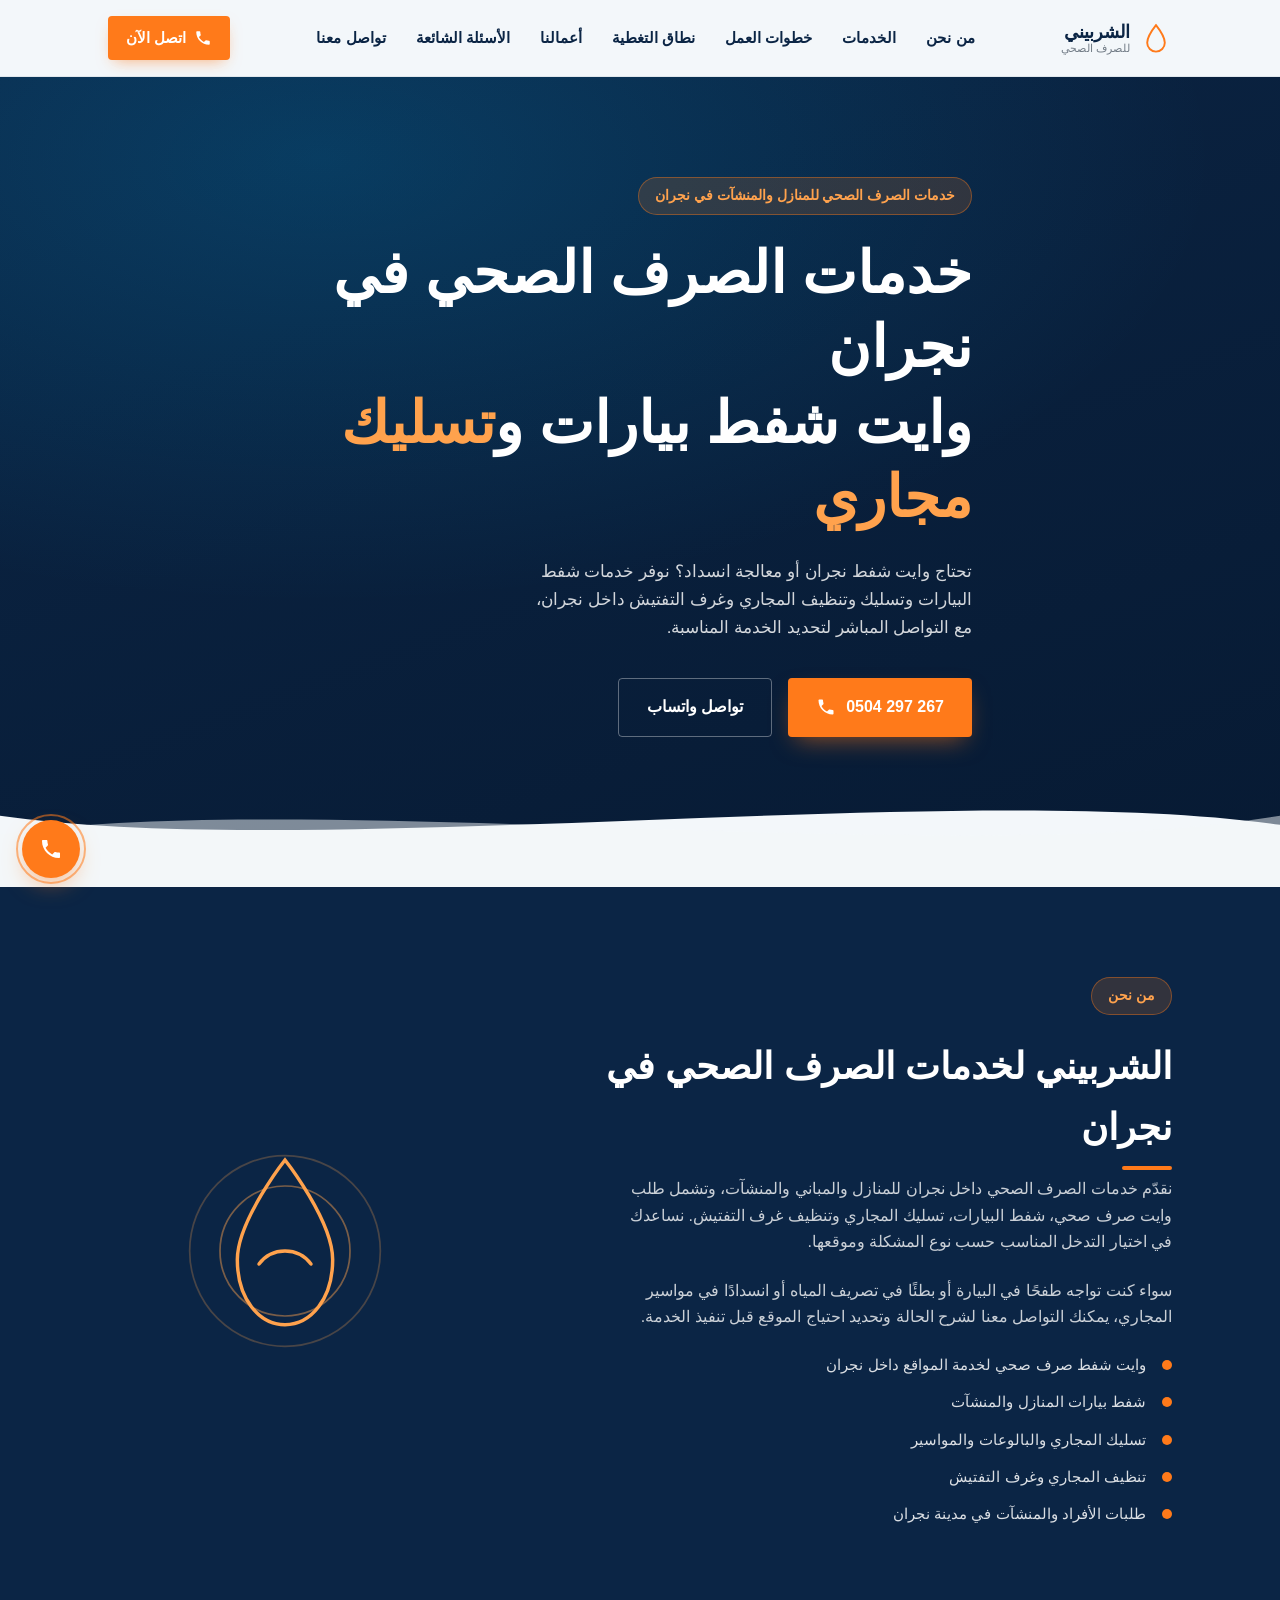
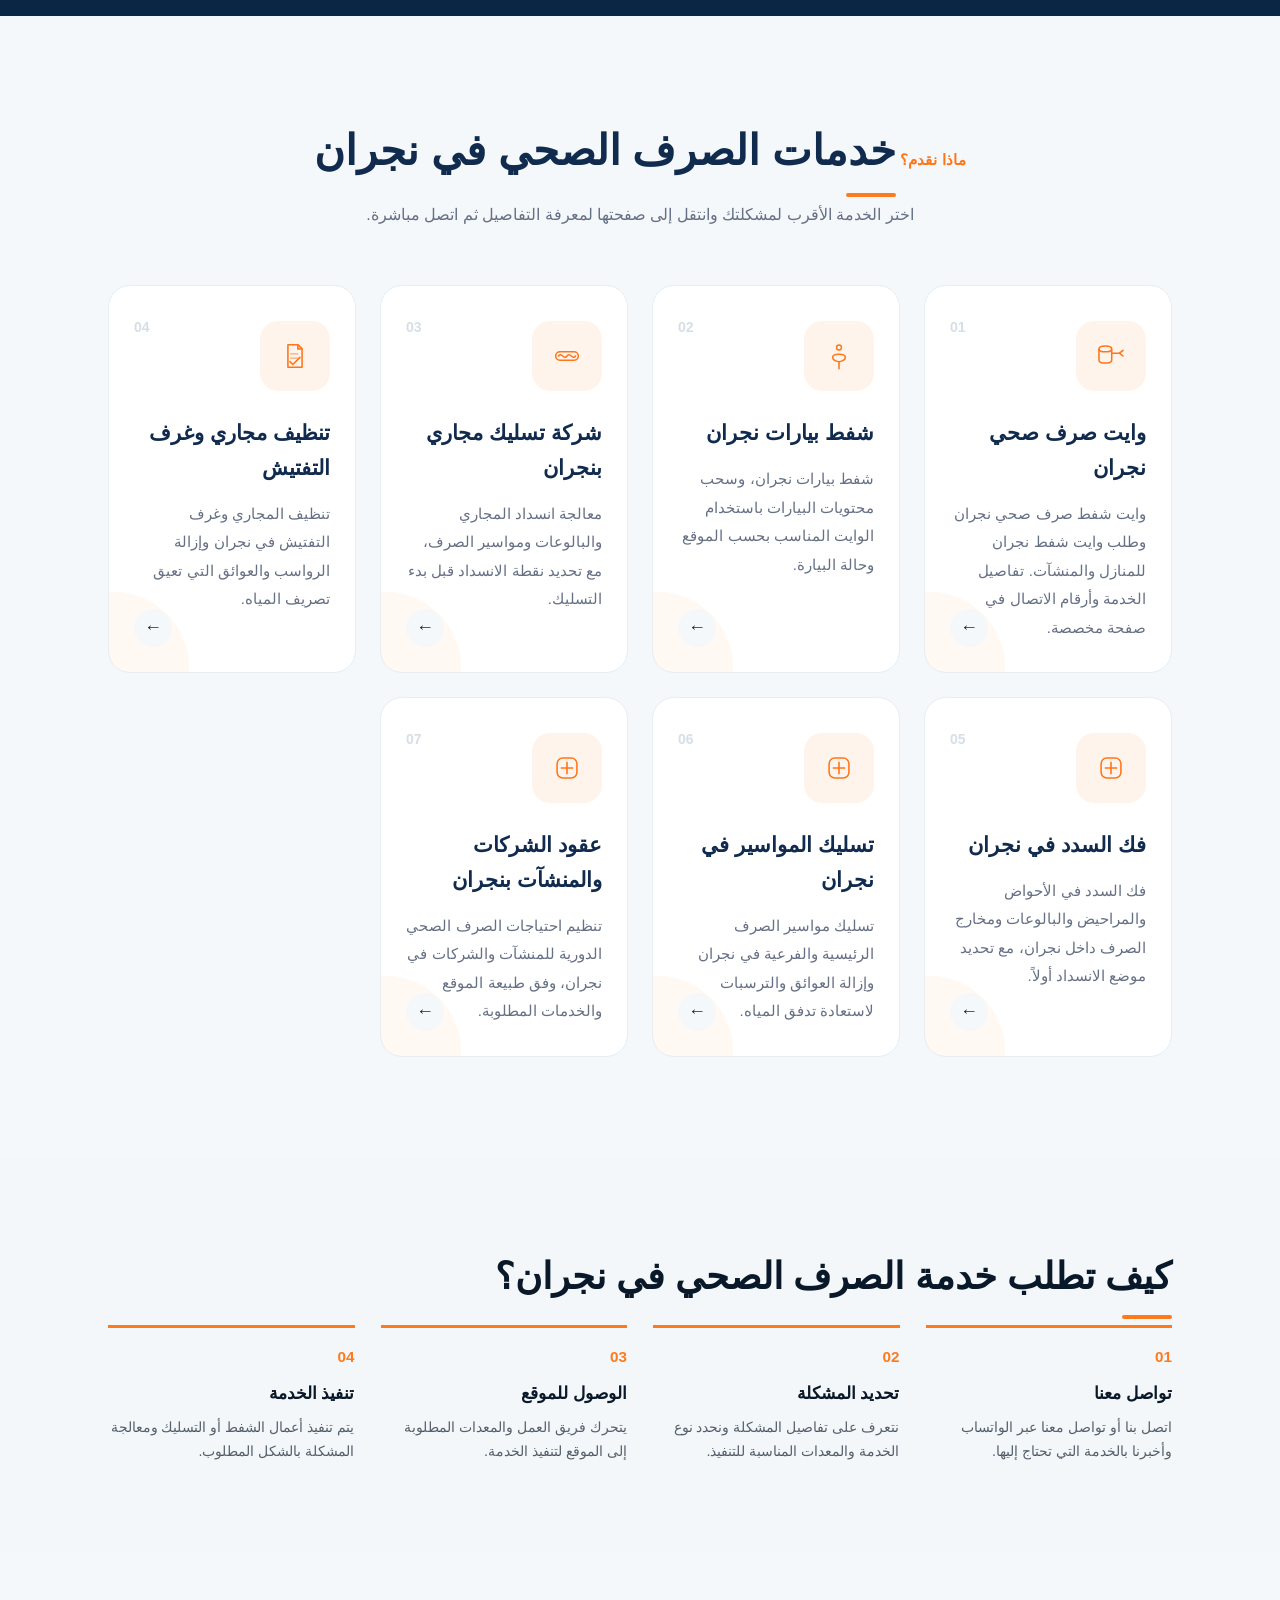
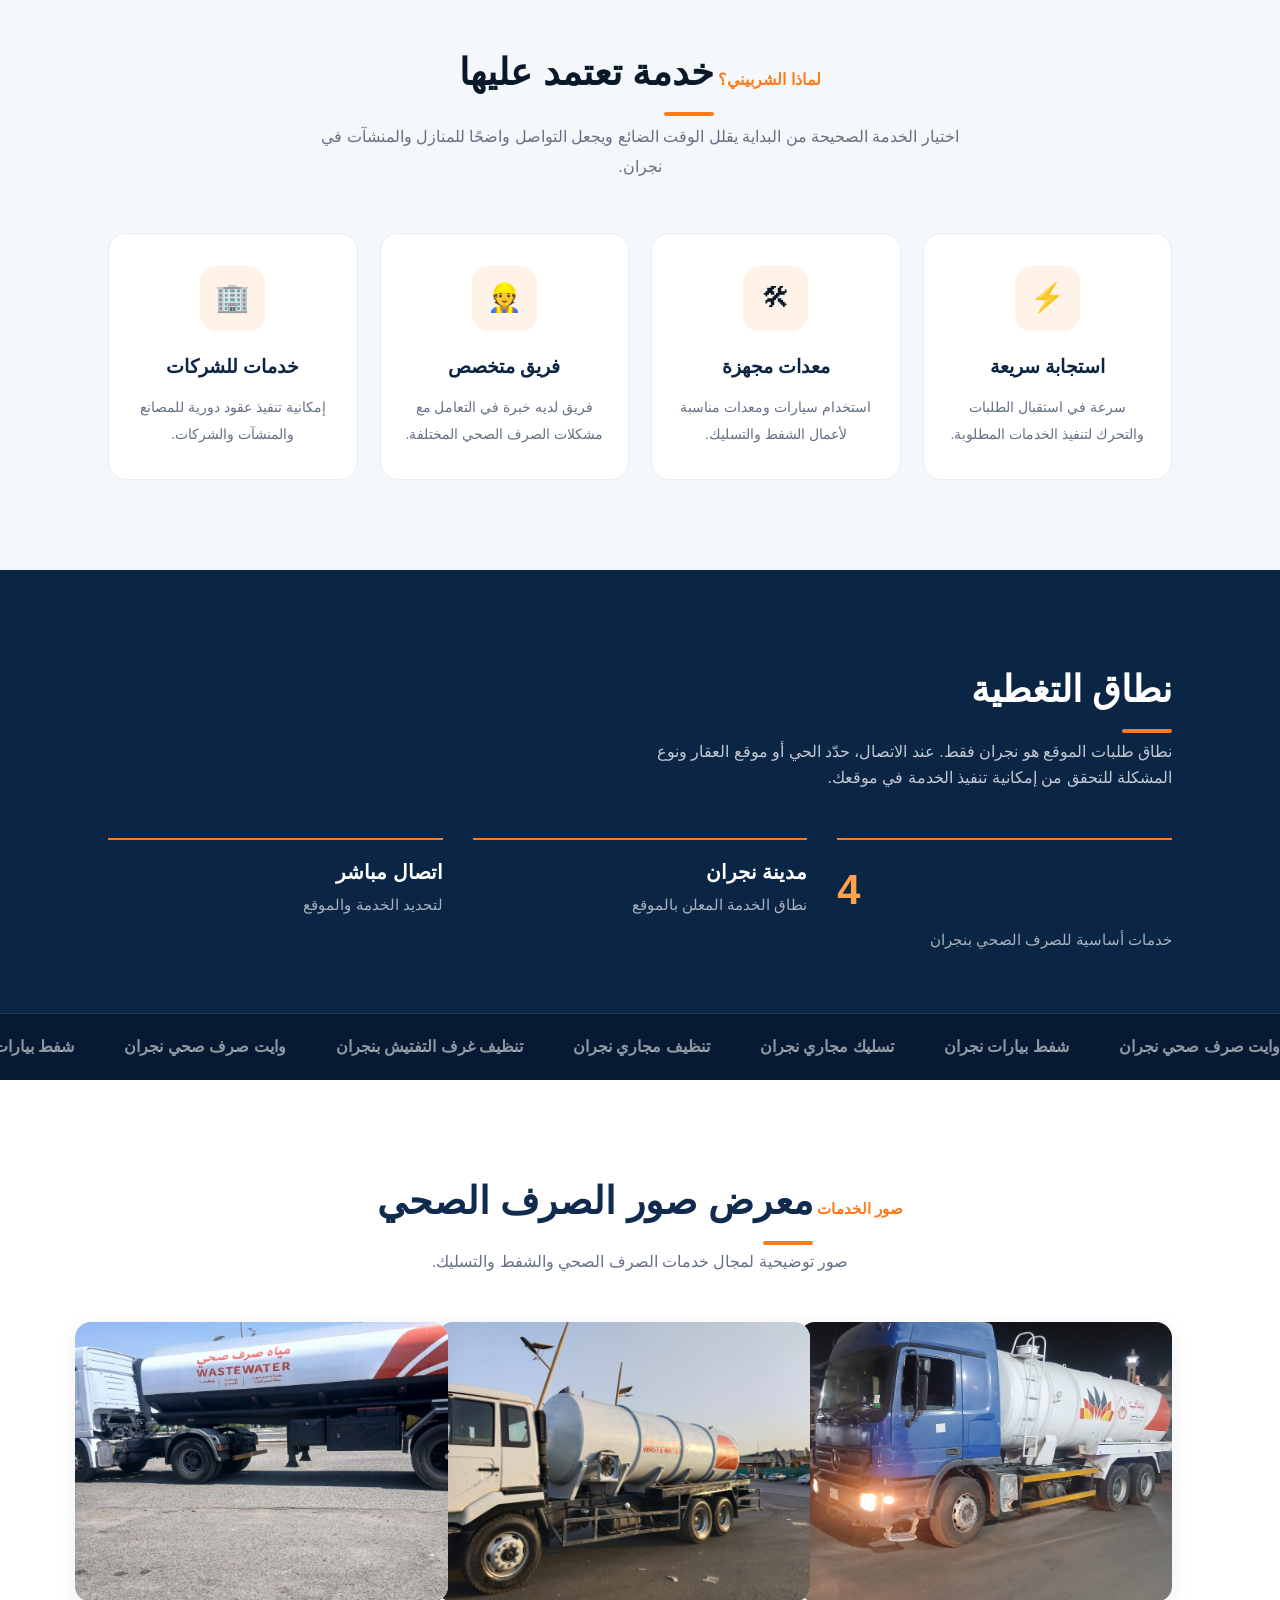
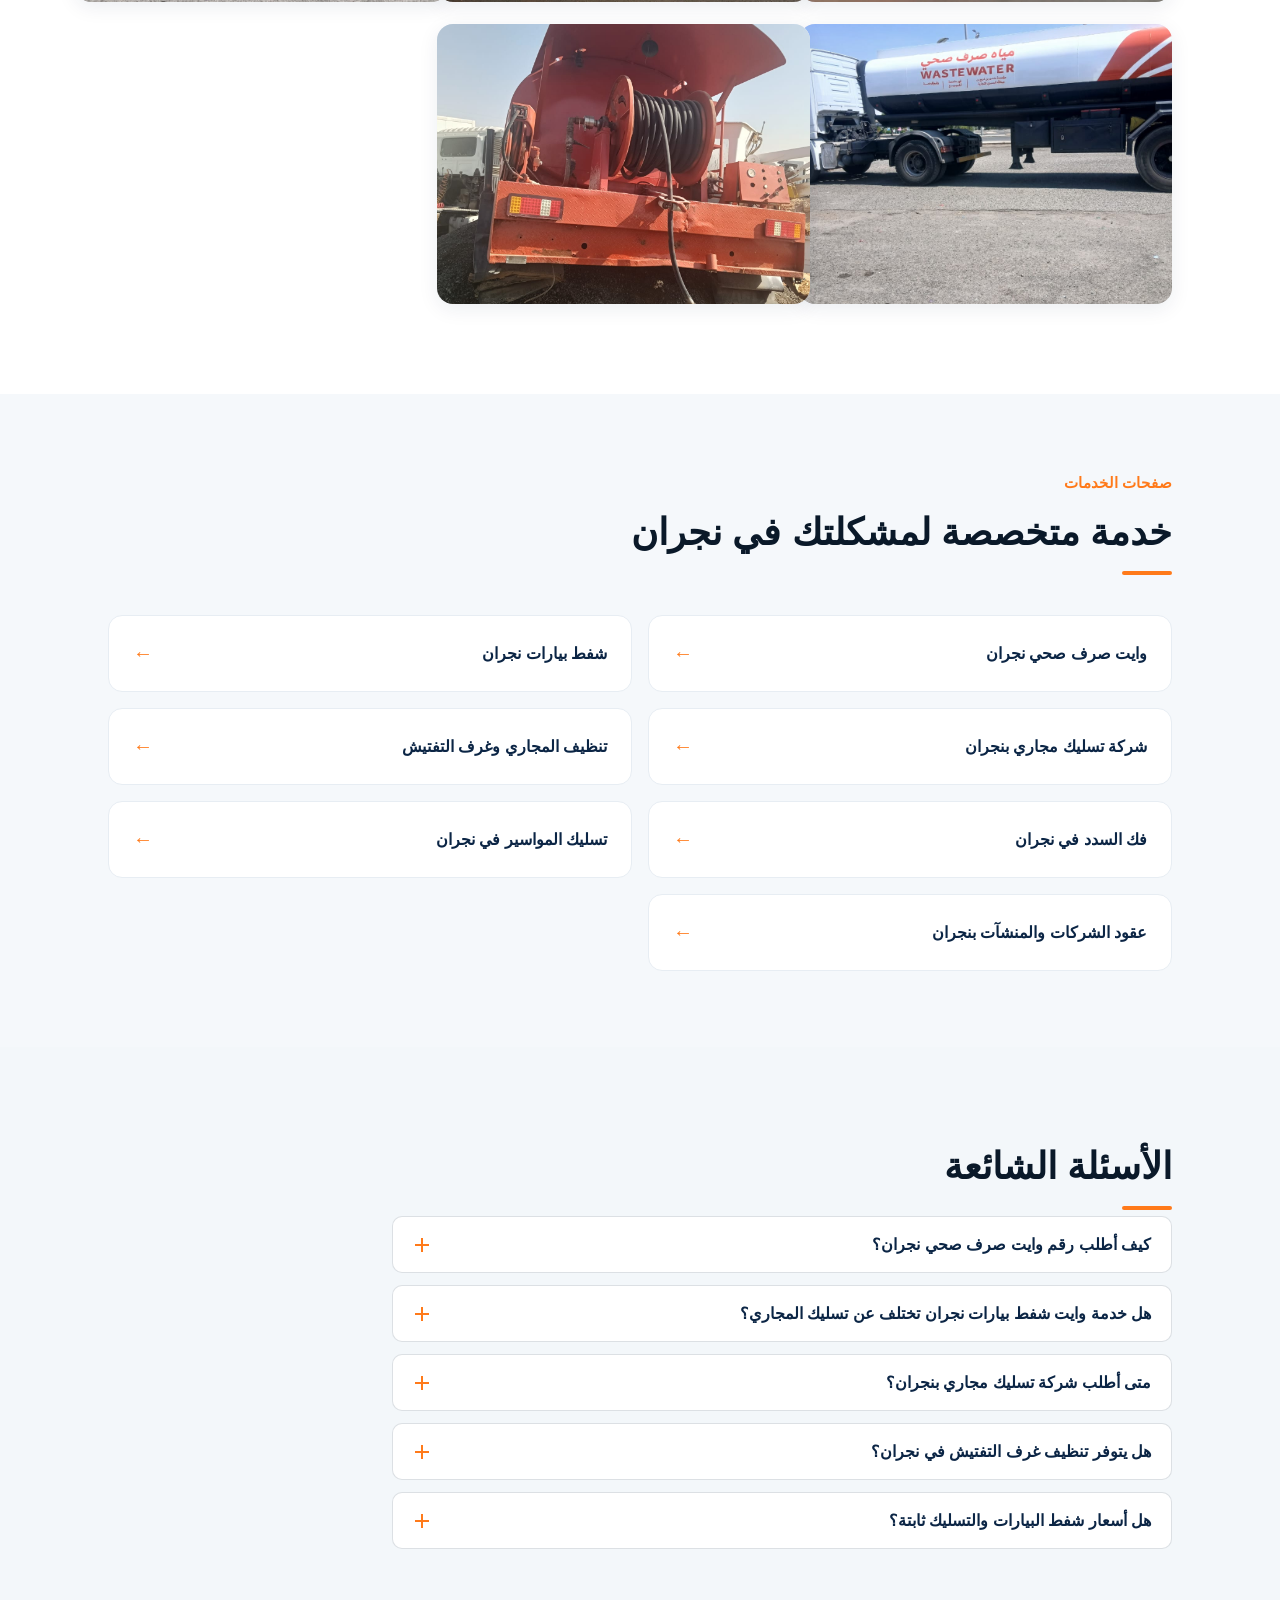
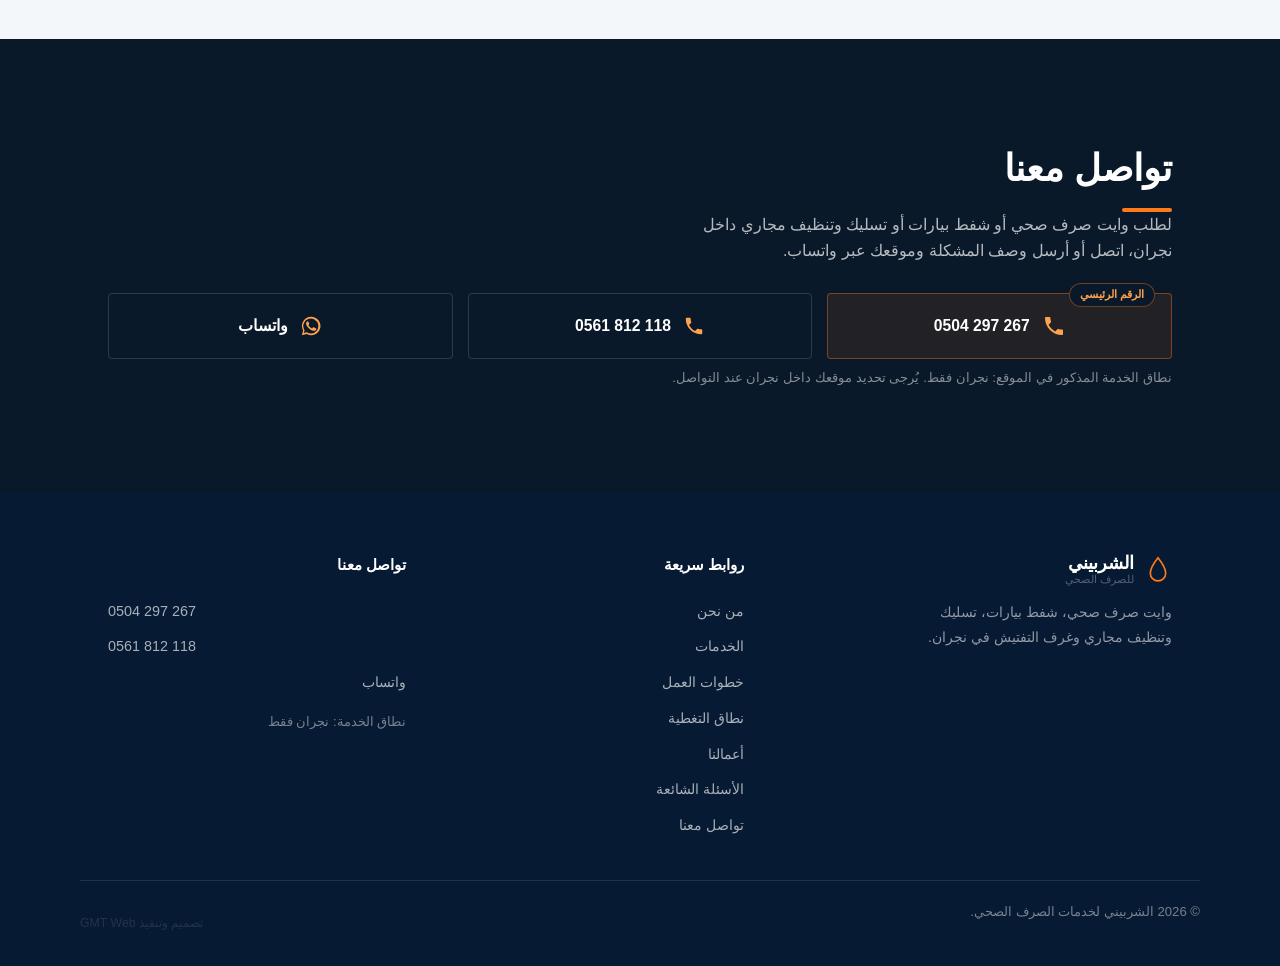
<file: index.html>
<!DOCTYPE html>

<html dir="rtl" lang="ar">
<head>
<meta charset="utf-8"/>
<meta content="width=device-width, initial-scale=1.0" name="viewport"/>
<title>خدمات الصرف الصحي نجران | وايت شفط وتسليك مجاري | الشربيني</title>
<meta content="الشربيني لخدمات الصرف الصحي في نجران: وايت شفط صرف صحي، شفط البيارات، شركة تسليك مجاري، تنظيف المجاري وغرف التفتيش. اتصل لطلب الخدمة وتحديد التفاصيل." name="description"/>
<link href="https://fonts.googleapis.com" rel="preconnect"/>
<link crossorigin="" href="https://fonts.gstatic.com" rel="preconnect"/>
<link href="style.css" rel="stylesheet"/>
<meta content="#0B2545" name="theme-color"/><meta content="index,follow,max-image-preview:large" name="robots"/><script type="application/ld+json">{"@context":"https://schema.org","@type":"Organization","name":"الشربيني لخدمات الصرف الصحي","telephone":"+966504297267","areaServed":{"@type":"City","name":"نجران"},"hasOfferCatalog":{"@type":"OfferCatalog","name":"خدمات الصرف الصحي في نجران","itemListElement":[{"@type":"OfferCatalog","name":"وايت صرف صحي نجران"},{"@type":"OfferCatalog","name":"شفط بيارات نجران"},{"@type":"OfferCatalog","name":"تسليك مجاري نجران"},{"@type":"OfferCatalog","name":"تنظيف المجاري وغرف التفتيش في نجران"},{"@type":"OfferCatalog","name":"فك السدد في نجران"},{"@type":"OfferCatalog","name":"تسليك مواسير الصرف بنجران"},{"@type":"OfferCatalog","name":"عقود الصرف الصحي للشركات بنجران"}]}}</script></head>
<body>
<header class="site-header">
<div class="wrap header-inner">
<a class="brand" href="#top">
<span aria-hidden="true" class="brand-mark">
<svg height="32" viewbox="0 0 40 40" width="32">
<path d="M20 4 C20 4 9 18 9 26 a11 11 0 0 0 22 0 C31 18 20 4 20 4 Z" fill="none" stroke="currentColor" stroke-width="2.4"></path>
</svg>
</span>
<span class="brand-name">الشربيني<em>للصرف الصحي</em></span>
</a>
<nav aria-label="التنقل الرئيسي" class="main-nav" id="mainNav">
<a href="#about">من نحن</a>
<a href="#services">الخدمات</a>
<a href="#process">خطوات العمل</a>
<a href="#coverage">نطاق التغطية</a>
<a href="#gallery">أعمالنا</a>
<a href="#faq">الأسئلة الشائعة</a>
<a href="#contact">تواصل معنا</a>
</nav>
<div class="header-actions">
<a class="header-call" href="tel:+966504297267">
<svg aria-hidden="true" height="18" viewbox="0 0 24 24" width="18">
<path d="M6.6 10.8c1.4 2.8 3.8 5.2 6.6 6.6l2.2-2.2c.3-.3.7-.4 1-.2 1.1.4 2.3.6 3.6.6.6 0 1 .4 1 1V20c0 .6-.4 1-1 1-9.4 0-17-7.6-17-17 0-.6.4-1 1-1h3.4c.6 0 1 .4 1 1 0 1.3.2 2.5.6 3.6.1.4 0 .8-.2 1L6.6 10.8z" fill="currentColor"></path>
</svg>
<span>اتصل الآن</span>
</a>
<button aria-controls="mainNav" aria-expanded="false" aria-label="فتح القائمة" class="nav-toggle" id="navToggle" type="button">
<span></span><span></span><span></span>
</button>
</div>
</div>
</header>
<main id="top">
<!-- HERO -->
<section class="hero">
<div aria-hidden="true" class="bubbles">
<span></span><span></span><span></span><span></span><span></span><span></span>
</div>
<div class="wrap hero-inner">
<p class="hero-badge">خدمات الصرف الصحي للمنازل والمنشآت في نجران</p>
<h1 class="hero-title"><span class="wipe-line" data-wipe="">خدمات الصرف الصحي في نجران</span><span class="wipe-line" data-wipe="">وايت شفط بيارات و<em>تسليك مجاري</em></span></h1>
<p class="hero-sub">تحتاج وايت شفط نجران أو معالجة انسداد؟ نوفر خدمات شفط البيارات وتسليك وتنظيف المجاري وغرف التفتيش داخل نجران، مع التواصل المباشر لتحديد الخدمة المناسبة.</p>
<div class="hero-actions">
<a class="btn btn-primary" href="tel:+966504297267">
<svg aria-hidden="true" height="20" viewbox="0 0 24 24" width="20">
<path d="M6.6 10.8c1.4 2.8 3.8 5.2 6.6 6.6l2.2-2.2c.3-.3.7-.4 1-.2 1.1.4 2.3.6 3.6.6.6 0 1 .4 1 1V20c0 .6-.4 1-1 1-9.4 0-17-7.6-17-17 0-.6.4-1 1-1h3.4c.6 0 1 .4 1 1 0 1.3.2 2.5.6 3.6.1.4 0 .8-.2 1L6.6 10.8z" fill="currentColor"></path>
</svg>
                        0504 297 267
                    </a>
<a class="btn btn-ghost" href="https://wa.me/966504297267" rel="noopener" target="_blank">تواصل
                        واتساب</a>
</div>
</div>
<div aria-hidden="true" class="hero-wave">
<svg preserveaspectratio="none" viewbox="0 0 1200 120">
<path class="wave-path wave-path-1" d="M0,40 C300,90 900,0 1200,50 L1200,120 L0,120 Z"></path>
<path class="wave-path wave-path-2" d="M0,60 C300,10 900,100 1200,40 L1200,120 L0,120 Z"></path>
</svg>
</div>
</section>
<!-- ABOUT -->
<section class="about" id="about">
<div class="wrap about-inner">
<div class="about-copy">
<span class="hero-badge">من نحن</span>
<h2 class="section-title light">الشربيني لخدمات الصرف الصحي في نجران</h2>
<p>نقدّم خدمات الصرف الصحي داخل نجران للمنازل والمباني والمنشآت، وتشمل طلب وايت صرف صحي، شفط البيارات، تسليك المجاري وتنظيف غرف التفتيش. نساعدك في اختيار التدخل المناسب حسب نوع المشكلة وموقعها.</p>
<p>سواء كنت تواجه طفحًا في البيارة أو بطئًا في تصريف المياه أو انسدادًا في مواسير المجاري، يمكنك التواصل معنا لشرح الحالة وتحديد احتياج الموقع قبل تنفيذ الخدمة.</p>
<ul class="about-points">
<li>وايت شفط صرف صحي لخدمة المواقع داخل نجران</li>
<li>شفط بيارات المنازل والمنشآت</li>
<li>تسليك المجاري والبالوعات والمواسير</li>
<li>تنظيف المجاري وغرف التفتيش</li>
<li>طلبات الأفراد والمنشآت في مدينة نجران</li>
</ul>
</div>
<div class="about-visual">
<svg aria-hidden="true" height="260" viewbox="0 0 300 300" width="260">
<circle cx="150" cy="150" fill="none" opacity=".25" r="110" stroke="currentColor" stroke-width="2"></circle>
<circle cx="150" cy="150" fill="none" opacity=".45" r="75" stroke="currentColor" stroke-width="2"></circle>
<path d="M150 45
                         C150 45 95 115 95 160
                         C95 205 120 235 150 235
                         C180 235 205 205 205 160
                         C205 115 150 45 150 45Z" fill="none" stroke="currentColor" stroke-width="4"></path>
<path d="M120 165
                         C135 145 165 145 180 165" fill="none" stroke="currentColor" stroke-linecap="round" stroke-width="4"></path>
</svg>
</div>
</div>
</section>
<!-- SERVICES -->
<section class="services" id="services">
<div class="wrap">
<div class="services-heading">
<span>ماذا نقدم؟</span>
<h2 class="section-title">خدمات الصرف الصحي في نجران</h2>
<p>اختر الخدمة الأقرب لمشكلتك وانتقل إلى صفحتها لمعرفة التفاصيل ثم اتصل مباشرة.</p>
</div>
<div class="services-grid">
<!-- Card 1 -->
<a aria-label="وايت صرف صحي نجران" class="service-card" href="waite-sarf-sahi-najran/">
<div class="service-icon">
<svg aria-hidden="true" viewbox="0 0 48 48">
<ellipse cx="16" cy="14" fill="none" rx="9" ry="4" stroke="currentColor" stroke-width="2.2"></ellipse>
<path d="M7 14 L7 30 C7 32.2 11 34 16 34 C21 34 25 32.2 25 30 L25 14" fill="none" stroke="currentColor" stroke-width="2.2"></path>
<path d="M25 20 L36 20" stroke="currentColor" stroke-linecap="round" stroke-width="2.2"></path>
<path d="M36 20 L41 16 M36 20 L41 24" stroke="currentColor" stroke-linecap="round" stroke-width="2.2"></path>
</svg>
</div>
<span class="service-number">01</span>
<h3>وايت صرف صحي نجران</h3>
<p>وايت شفط صرف صحي نجران وطلب وايت شفط نجران للمنازل والمنشآت. تفاصيل الخدمة وأرقام الاتصال في صفحة مخصصة.</p>
<div aria-hidden="true" class="service-arrow">←</div>
</a>
<!-- Card 2 -->
<a aria-label="شفط بيارات نجران" class="service-card" href="shaft-biyarat-najran/">
<div class="service-icon">
<svg aria-hidden="true" viewbox="0 0 48 48">
<path d="M15 26 C15 20 33 20 33 26 C33 30 26 32 24 32 C22 32 15 30 15 26 Z" fill="none" stroke="currentColor" stroke-width="2.2"></path>
<line stroke="currentColor" stroke-linecap="round" stroke-width="2.2" x1="24" x2="24" y1="32" y2="42"></line>
<circle cx="24" cy="12" fill="none" r="3.5" stroke="currentColor" stroke-width="2"></circle>
</svg>
</div>
<span class="service-number">02</span>
<h3>شفط بيارات نجران</h3>
<p>شفط بيارات نجران، وسحب محتويات البيارات باستخدام الوايت المناسب بحسب الموقع وحالة البيارة.</p>
<div aria-hidden="true" class="service-arrow">←</div>
</a>
<!-- Card 3 -->
<a aria-label="شركة تسليك مجاري بنجران" class="service-card" href="tasleek-majari-najran/">
<div class="service-icon">
<svg aria-hidden="true" viewbox="0 0 48 48">
<rect fill="none" height="12" rx="6" stroke="currentColor" stroke-width="2.2" width="32" x="8" y="18"></rect>
<path d="M12 24 C16 18 20 30 24 24 C28 18 32 30 36 24" fill="none" stroke="currentColor" stroke-linecap="round" stroke-width="2.2"></path>
</svg>
</div>
<span class="service-number">03</span>
<h3>شركة تسليك مجاري بنجران</h3>
<p>معالجة انسداد المجاري والبالوعات ومواسير الصرف، مع تحديد نقطة الانسداد قبل بدء التسليك.</p>
<div aria-hidden="true" class="service-arrow">←</div>
</a>
<!-- Card 4 -->
<a aria-label="تنظيف مجاري وغرف التفتيش" class="service-card" href="tanzeef-majari-najran/">
<div class="service-icon">
<svg aria-hidden="true" viewbox="0 0 48 48">
<path d="M14 8 L28 8 L34 14 L34 40 L14 40 Z" fill="none" stroke="currentColor" stroke-linejoin="round" stroke-width="2.2"></path>
<path d="M28 8 L28 14 L34 14" fill="none" stroke="currentColor" stroke-width="2.2"></path>
<path d="M18 21 L28 21 M18 27 L28 27" opacity="0.6" stroke="currentColor" stroke-linecap="round" stroke-width="2"></path>
<path d="M17 32 L21 36 L31 26" fill="none" stroke="currentColor" stroke-linecap="round" stroke-linejoin="round" stroke-width="2.2"></path>
</svg>
</div>
<span class="service-number">04</span>
<h3>تنظيف مجاري وغرف التفتيش</h3>
<p>تنظيف المجاري وغرف التفتيش في نجران وإزالة الرواسب والعوائق التي تعيق تصريف المياه.</p>
<div aria-hidden="true" class="service-arrow">←</div>
</a>


<a aria-label="فك السدد في نجران" class="service-card" href="fak-sadad-najran/"><div class="service-icon"><svg aria-hidden="true" viewBox="0 0 48 48"><rect x="10" y="10" width="28" height="28" rx="8" fill="none" stroke="currentColor" stroke-width="2.2"/><path d="M16 24h16M24 16v16" fill="none" stroke="currentColor" stroke-width="2.2" stroke-linecap="round"/></svg></div><span class="service-number">05</span><h3>فك السدد في نجران</h3><p>فك السدد في الأحواض والمراحيض والبالوعات ومخارج الصرف داخل نجران، مع تحديد موضع الانسداد أولاً.</p><div aria-hidden="true" class="service-arrow">←</div></a>

<a aria-label="تسليك المواسير في نجران" class="service-card" href="tasleek-mawaseer-najran/"><div class="service-icon"><svg aria-hidden="true" viewBox="0 0 48 48"><rect x="10" y="10" width="28" height="28" rx="8" fill="none" stroke="currentColor" stroke-width="2.2"/><path d="M16 24h16M24 16v16" fill="none" stroke="currentColor" stroke-width="2.2" stroke-linecap="round"/></svg></div><span class="service-number">06</span><h3>تسليك المواسير في نجران</h3><p>تسليك مواسير الصرف الرئيسية والفرعية في نجران وإزالة العوائق والترسبات لاستعادة تدفق المياه.</p><div aria-hidden="true" class="service-arrow">←</div></a>

<a aria-label="عقود الشركات والمنشآت بنجران" class="service-card" href="oqood-sarf-sahi-najran/"><div class="service-icon"><svg aria-hidden="true" viewBox="0 0 48 48"><rect x="10" y="10" width="28" height="28" rx="8" fill="none" stroke="currentColor" stroke-width="2.2"/><path d="M16 24h16M24 16v16" fill="none" stroke="currentColor" stroke-width="2.2" stroke-linecap="round"/></svg></div><span class="service-number">07</span><h3>عقود الشركات والمنشآت بنجران</h3><p>تنظيم احتياجات الصرف الصحي الدورية للمنشآت والشركات في نجران، وفق طبيعة الموقع والخدمات المطلوبة.</p><div aria-hidden="true" class="service-arrow">←</div></a>
</div>
</div>
</section>
<!-- PROCESS -->
<section class="process" id="process">
<div class="wrap">
<h2 class="section-title">كيف تطلب خدمة الصرف الصحي في نجران؟</h2>
<div class="process-grid">
<div class="process-step">
<span class="process-num">01</span>
<h3>تواصل معنا</h3>
<p>
                            اتصل بنا أو تواصل معنا عبر الواتساب
                            وأخبرنا بالخدمة التي تحتاج إليها.
                        </p>
</div>
<div class="process-step">
<span class="process-num">02</span>
<h3>تحديد المشكلة</h3>
<p>
                            نتعرف على تفاصيل المشكلة ونحدد نوع
                            الخدمة والمعدات المناسبة للتنفيذ.
                        </p>
</div>
<div class="process-step">
<span class="process-num">03</span>
<h3>الوصول للموقع</h3>
<p>
                            يتحرك فريق العمل والمعدات المطلوبة
                            إلى الموقع لتنفيذ الخدمة.
                        </p>
</div>
<div class="process-step">
<span class="process-num">04</span>
<h3>تنفيذ الخدمة</h3>
<p>
                            يتم تنفيذ أعمال الشفط أو التسليك
                            ومعالجة المشكلة بالشكل المطلوب.
                        </p>
</div>
</div>
</div>
</section>
<!-- WHY US -->
<section class="why-us">
<div class="wrap">
<div class="why-heading">
<span>لماذا الشربيني؟</span>
<h2 class="section-title">
                        خدمة تعتمد عليها
                    </h2>
<p>اختيار الخدمة الصحيحة من البداية يقلل الوقت الضائع ويجعل التواصل واضحًا للمنازل والمنشآت في نجران.</p>
</div>
<div class="why-grid">
<div class="why-card">
<div class="why-icon">
                            ⚡
                        </div>
<h3>استجابة سريعة</h3>
<p>
                            سرعة في استقبال الطلبات والتحرك لتنفيذ
                            الخدمات المطلوبة.
                        </p>
</div>
<div class="why-card">
<div class="why-icon">
                            🛠
                        </div>
<h3>معدات مجهزة</h3>
<p>
                            استخدام سيارات ومعدات مناسبة لأعمال
                            الشفط والتسليك.
                        </p>
</div>
<div class="why-card">
<div class="why-icon">
                            👷
                        </div>
<h3>فريق متخصص</h3>
<p>
                            فريق لديه خبرة في التعامل مع مشكلات
                            الصرف الصحي المختلفة.
                        </p>
</div>
<div class="why-card">
<div class="why-icon">
                            🏢
                        </div>
<h3>خدمات للشركات</h3>
<p>
                            إمكانية تنفيذ عقود دورية للمصانع
                            والمنشآت والشركات.
                        </p>
</div>
</div>
</div>
</section>
<!-- COVERAGE -->
<section class="coverage" id="coverage">
<div class="wrap">
<h2 class="section-title light">نطاق التغطية</h2>
<p class="coverage-sub">نطاق طلبات الموقع هو نجران فقط. عند الاتصال، حدّد الحي أو موقع العقار ونوع المشكلة للتحقق من إمكانية تنفيذ الخدمة في موقعك.</p>
<div class="coverage-stats">
<div class="stat">
<span class="stat-num" data-count="4">0</span>
<span class="stat-label">خدمات أساسية للصرف الصحي بنجران</span>
</div>
<div class="stat">
<span class="stat-text">مدينة نجران</span>
<span class="stat-label">نطاق الخدمة المعلن بالموقع</span>
</div>
<div class="stat">
<span class="stat-text">اتصال مباشر</span>
<span class="stat-label">لتحديد الخدمة والموقع</span>
</div>
</div>
</div>
<div aria-hidden="true" class="ticker">
<div class="ticker-track"><span>وايت صرف صحي نجران</span><span>شفط بيارات نجران</span><span>تسليك مجاري نجران</span><span>تنظيف مجاري نجران</span><span>تنظيف غرف التفتيش بنجران</span><span>وايت صرف صحي نجران</span><span>شفط بيارات نجران</span><span>تسليك مجاري نجران</span><span>تنظيف مجاري نجران</span><span>تنظيف غرف التفتيش بنجران</span></div>
</div>
</section>
<!-- GALLERY -->
<section class="gallery" id="gallery">
<div class="wrap">
<div class="gallery-heading">
<span>صور الخدمات</span>
<h2 class="section-title">معرض صور الصرف الصحي</h2>
<p>صور توضيحية لمجال خدمات الصرف الصحي والشفط والتسليك.</p>
</div>
<div class="gallery-grid">
<div class="gallery-item">
<img alt="أعمال شفط البيارات" decoding="async" loading="lazy" src="imgs/img1.jpeg"/>
</div>
<div class="gallery-item">
<img alt="سيارات شفط البيارات" decoding="async" loading="lazy" src="imgs/img2.jpeg"/>
</div>
<div class="gallery-item">
<img alt="أعمال تسليك المجاري" decoding="async" loading="lazy" src="imgs/img3.jpeg"/>
</div>
<div class="gallery-item">
<img alt="خدمات الصرف الصحي" decoding="async" loading="lazy" src="imgs/img3.jpeg"/>
</div>
<div class="gallery-item">
<img alt="أعمال تسليك المواسير" decoding="async" loading="lazy" src="imgs/img4.jpeg"/>
</div>
</div>
</div>
</section>
<!-- FAQ -->
<section aria-labelledby="landing-services-title" class="related-services"><div class="wrap"><span class="eyebrow">صفحات الخدمات</span><h2 class="section-title" id="landing-services-title">خدمة متخصصة لمشكلتك في نجران</h2><div class="related-grid">
<a href="waite-sarf-sahi-najran/">وايت صرف صحي نجران <span aria-hidden="true">←</span></a>
<a href="shaft-biyarat-najran/">شفط بيارات نجران <span aria-hidden="true">←</span></a>
<a href="tasleek-majari-najran/">شركة تسليك مجاري بنجران <span aria-hidden="true">←</span></a>
<a href="tanzeef-majari-najran/">تنظيف المجاري وغرف التفتيش <span aria-hidden="true">←</span></a>

<a href="fak-sadad-najran/">فك السدد في نجران <span aria-hidden="true">←</span></a>
<a href="tasleek-mawaseer-najran/">تسليك المواسير في نجران <span aria-hidden="true">←</span></a>
<a href="oqood-sarf-sahi-najran/">عقود الشركات والمنشآت بنجران <span aria-hidden="true">←</span></a></div></div></section><section class="faq" id="faq">
<div class="wrap">
<h2 class="section-title">
                    الأسئلة الشائعة
                </h2>
<div class="faq-list">
<!-- Question 1 -->
<div class="faq-item">
<button aria-expanded="false" class="faq-question" type="button">
<span>كيف أطلب رقم وايت صرف صحي نجران؟</span>
<span class="faq-icon"></span>
</button>
<div class="faq-answer">
<div class="faq-answer-inner">
<p>اتصل بالرقم الرئيسي 0504 297 267 أو استخدم واتساب، ثم اذكر موقعك داخل نجران ونوع خدمة الشفط المطلوبة.</p>
</div>
</div>
</div>
<!-- Question 2 -->
<div class="faq-item">
<button aria-expanded="false" class="faq-question" type="button">
<span>هل خدمة وايت شفط بيارات نجران تختلف عن تسليك المجاري؟</span>
<span class="faq-icon"></span>
</button>
<div class="faq-answer">
<div class="faq-answer-inner">
<p>نعم. شفط البيارة يعني سحب محتوياتها بالوايت، أما التسليك فيعالج انسداد المواسير والبالوعات. وقد تحتاج بعض الحالات إلى الخدمتين بعد المعاينة.</p>
</div>
</div>
</div>
<!-- Question 3 -->
<div class="faq-item">
<button aria-expanded="false" class="faq-question" type="button">
<span>متى أطلب شركة تسليك مجاري بنجران؟</span>
<span class="faq-icon"></span>
</button>
<div class="faq-answer">
<div class="faq-answer-inner">
<p>عند بطء التصريف أو رجوع المياه من البالوعة أو انسداد مرحاض أو حوض، اشرح الأعراض لتحديد خطوة الفحص والتسليك.</p>
</div>
</div>
</div>
<!-- Question 4 -->
<div class="faq-item">
<button aria-expanded="false" class="faq-question" type="button">
<span>هل يتوفر تنظيف غرف التفتيش في نجران؟</span>
<span class="faq-icon"></span>
</button>
<div class="faq-answer">
<div class="faq-answer-inner">
<p>يمكنك طلب تنظيف غرف التفتيش وإزالة الترسبات أو الرواسب داخلها. يتم تحديد نطاق العمل بعد وصف الحالة وموقع الغرفة.</p>
</div>
</div>
</div>
<!-- Question 5 -->
<div class="faq-item">
<button aria-expanded="false" class="faq-question" type="button">
<span>هل أسعار شفط البيارات والتسليك ثابتة؟</span>
<span class="faq-icon"></span>
</button>
<div class="faq-answer">
<div class="faq-answer-inner">
<p>يتحدد السعر بحسب موقع الخدمة، وسعة البيارة، ونوع المشكلة، والمعدات المطلوبة. اتصل لتوضيح التفاصيل قبل الاتفاق.</p>
</div>
</div>
</div>
</div>
</div>
</section>
<!-- CONTACT -->
<section class="contact" id="contact">
<div class="wrap">
<h2 class="section-title light">تواصل معنا</h2>
<p class="contact-sub">لطلب وايت صرف صحي أو شفط بيارات أو تسليك وتنظيف مجاري داخل نجران، اتصل أو أرسل وصف المشكلة وموقعك عبر واتساب.</p>
<div class="contact-grid">
<a class="contact-card contact-card--main" href="tel:+966504297267">
<span class="contact-tag">الرقم الرئيسي</span>
<svg aria-hidden="true" height="24" viewbox="0 0 24 24" width="24">
<path d="M6.6 10.8c1.4 2.8 3.8 5.2 6.6 6.6l2.2-2.2c.3-.3.7-.4 1-.2 1.1.4 2.3.6 3.6.6.6 0 1 .4 1 1V20c0 .6-.4 1-1 1-9.4 0-17-7.6-17-17 0-.6.4-1 1-1h3.4c.6 0 1 .4 1 1 0 1.3.2 2.5.6 3.6.1.4 0 .8-.2 1L6.6 10.8z" fill="currentColor"></path>
</svg>
<span dir="ltr">0504 297 267</span>
</a>
<a class="contact-card" href="tel:+966561812118">
<svg aria-hidden="true" height="22" viewbox="0 0 24 24" width="22">
<path d="M6.6 10.8c1.4 2.8 3.8 5.2 6.6 6.6l2.2-2.2c.3-.3.7-.4 1-.2 1.1.4 2.3.6 3.6.6.6 0 1 .4 1 1V20c0 .6-.4 1-1 1-9.4 0-17-7.6-17-17 0-.6.4-1 1-1h3.4c.6 0 1 .4 1 1 0 1.3.2 2.5.6 3.6.1.4 0 .8-.2 1L6.6 10.8z" fill="currentColor"></path>
</svg>
<span dir="ltr">0561 812 118</span>
</a>
<a class="contact-card" href="https://wa.me/966504297267" rel="noopener" target="_blank">
<svg aria-hidden="true" height="22" viewbox="0 0 24 24" width="22">
<path d="M12 2a10 10 0 0 0-8.6 15L2 22l5.2-1.4A10 10 0 1 0 12 2zm0 18.2c-1.6 0-3.2-.4-4.5-1.3l-.3-.2-3 .8.8-2.9-.2-.3A8.2 8.2 0 1 1 12 20.2zm4.6-6.1c-.3-.1-1.5-.7-1.7-.8-.2-.1-.4-.1-.6.1-.2.3-.6.8-.8 1-.1.2-.3.2-.5.1-.3-.1-1.2-.4-2.2-1.4-.8-.7-1.4-1.6-1.5-1.9-.2-.3 0-.4.1-.6l.4-.5c.1-.1.2-.3.2-.4.1-.2 0-.3 0-.5l-.7-1.7c-.2-.4-.4-.4-.6-.4h-.5c-.2 0-.5.1-.7.3-.2.3-.9.9-.9 2.2s1 2.5 1.1 2.7c.1.2 2 3 4.8 4.2.7.3 1.2.5 1.6.6.7.2 1.3.2 1.8.1.5-.1 1.5-.6 1.7-1.2.2-.6.2-1.1.2-1.2-.1-.2-.3-.2-.6-.4z" fill="currentColor"></path>
</svg>
<span>واتساب</span>
</a>
</div>
<p class="contact-note">نطاق الخدمة المذكور في الموقع: نجران فقط. يُرجى تحديد موقعك داخل نجران عند التواصل.</p>
</div>
</section>
</main>
<a aria-label="اتصل الآن" class="floating-call" href="tel:+966504297267">
<span class="ring"></span>
<svg aria-hidden="true" height="24" viewbox="0 0 24 24" width="24">
<path d="M6.6 10.8c1.4 2.8 3.8 5.2 6.6 6.6l2.2-2.2c.3-.3.7-.4 1-.2 1.1.4 2.3.6 3.6.6.6 0 1 .4 1 1V20c0 .6-.4 1-1 1-9.4 0-17-7.6-17-17 0-.6.4-1 1-1h3.4c.6 0 1 .4 1 1 0 1.3.2 2.5.6 3.6.1.4 0 .8-.2 1L6.6 10.8z" fill="currentColor"></path>
</svg>
</a>
<footer class="site-footer">
<div class="wrap footer-grid">
<div class="footer-brand">
<a class="brand" href="#top">
<span aria-hidden="true" class="brand-mark">
<svg height="28" viewbox="0 0 40 40" width="28">
<path d="M20 4 C20 4 9 18 9 26 a11 11 0 0 0 22 0 C31 18 20 4 20 4 Z" fill="none" stroke="currentColor" stroke-width="2.4"></path>
</svg>
</span>
<span class="brand-name">الشربيني<em>للصرف الصحي</em></span>
</a>
<p>وايت صرف صحي، شفط بيارات، تسليك وتنظيف مجاري وغرف التفتيش في نجران.</p>
</div>
<div class="footer-col">
<h4>روابط سريعة</h4>
<a href="#about">من نحن</a>
<a href="#services">الخدمات</a>
<a href="#process">خطوات العمل</a>
<a href="#coverage">نطاق التغطية</a>
<a href="#gallery">أعمالنا</a>
<a href="#faq">الأسئلة الشائعة</a>
<a href="#contact">تواصل معنا</a>
</div>
<div class="footer-col">
<h4>تواصل معنا</h4>
<a dir="ltr" href="tel:+966504297267">0504 297 267</a>
<a dir="ltr" href="tel:+966561812118">0561 812 118</a>
<a href="https://wa.me/966504297267" rel="noopener" target="_blank">واتساب</a>
<p class="footer-note">نطاق الخدمة: نجران فقط</p>
</div>
</div>
<div class="wrap footer-bottom">
<span>© 2026 الشربيني لخدمات الصرف الصحي.</span>
<p class="designer-credit">
                تصميم وتنفيذ
                <a href="#">
<span class="gmt-text">GMT Web</span>
</a>
</p>
</div>
</footer>
<script src="script.js"></script>
</body>
</html>
</file>
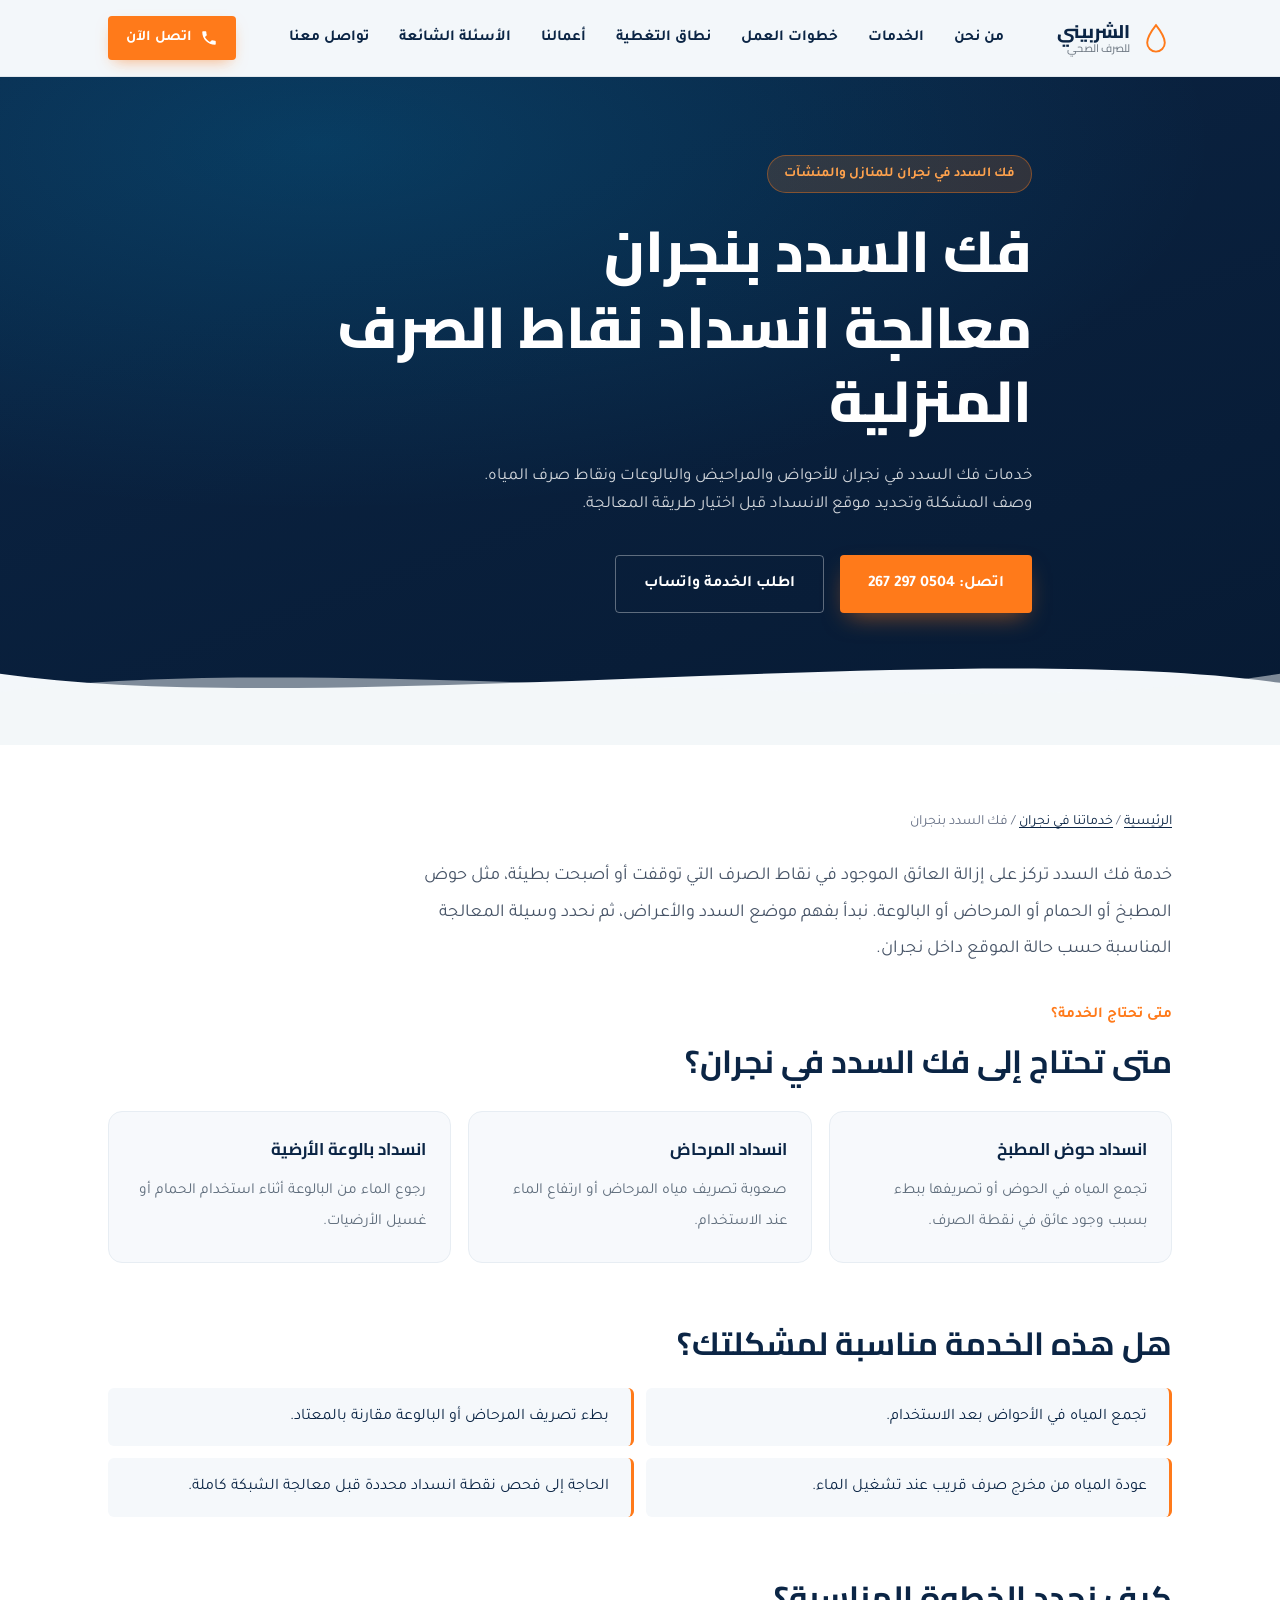
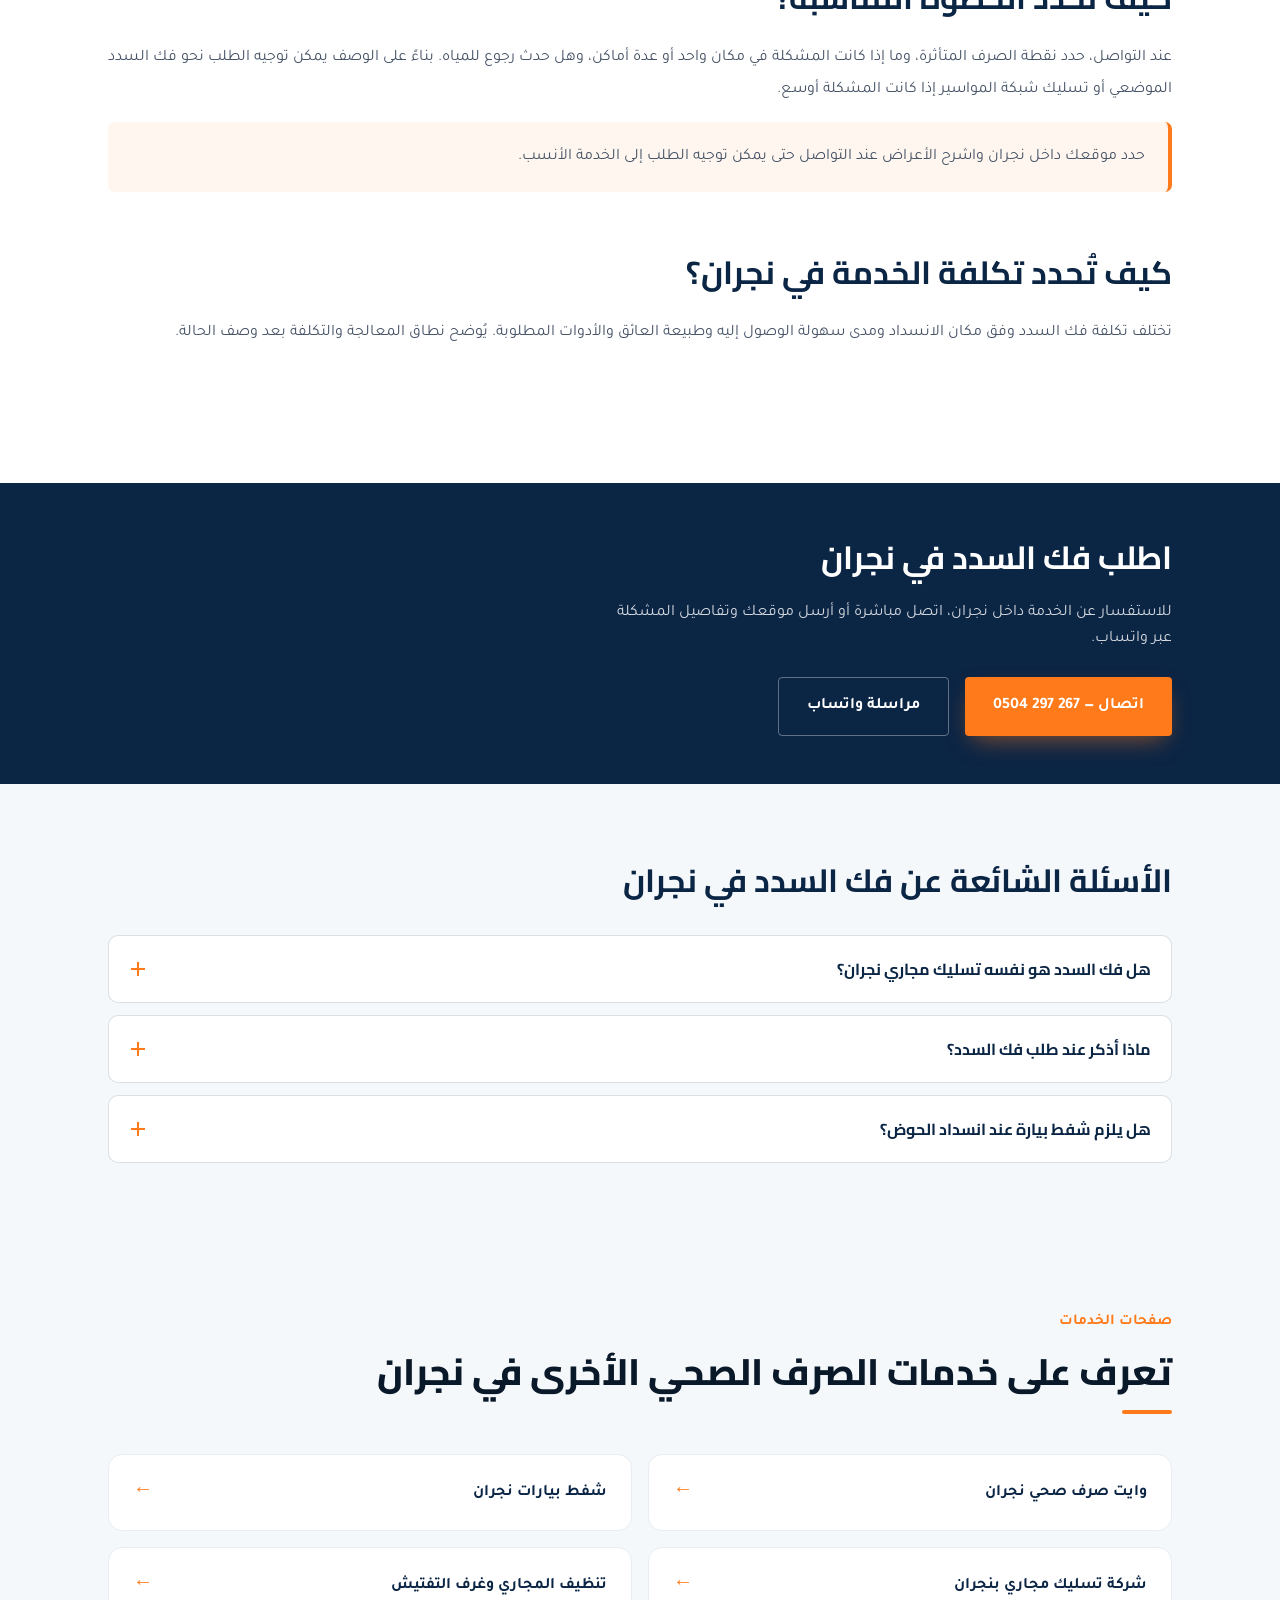
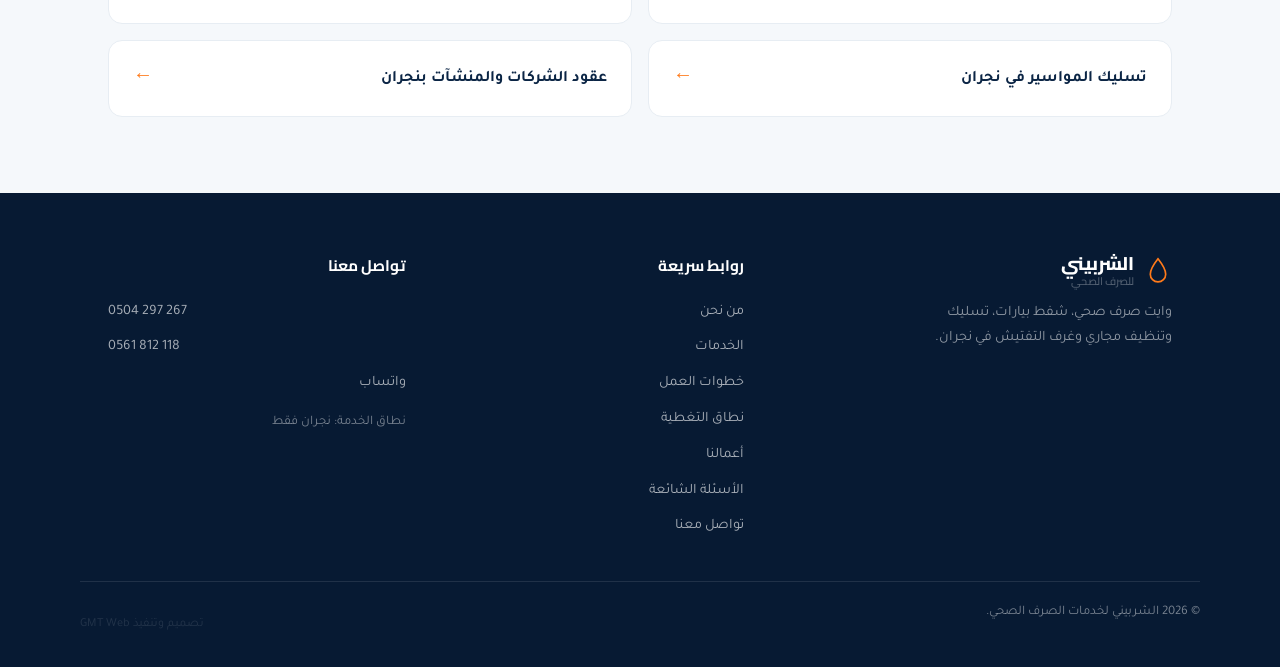
<file: fak-sadad-najran/index.html>
<!DOCTYPE html>
<html lang="ar" dir="rtl"><head><meta charset="UTF-8"><meta name="viewport" content="width=device-width, initial-scale=1.0">
<title>فك السدد في نجران | خدمات الصرف الصحي نجران | الشربيني</title><meta name="description" content="خدمات فك السدد في نجران للأحواض والمراحيض والبالوعات ونقاط صرف المياه. وصف المشكلة وتحديد موقع الانسداد قبل اختيار طريقة المعالجة."><meta name="robots" content="index,follow,max-image-preview:large"><meta name="theme-color" content="#0B2545">
<link rel="preconnect" href="https://fonts.googleapis.com"><link rel="preconnect" href="https://fonts.gstatic.com" crossorigin><link href="https://fonts.googleapis.com/css2?family=Cairo:wght@600;700;800&amp;family=Tajawal:wght@400;500;700&amp;display=swap" rel="stylesheet">
<link rel="stylesheet" href="../style.css"><script type="application/ld+json">{"@context":"https://schema.org","@type":"Service","name":"فك السدد في نجران","serviceType":"فك السدد نجران","areaServed":{"@type":"City","name":"نجران"},"provider":{"@type":"Organization","name":"الشربيني لخدمات الصرف الصحي","telephone":"+966504297267"}}</script></head>
<body><header class="site-header">
<div class="wrap header-inner">
<a class="brand" href="../#top">
<span aria-hidden="true" class="brand-mark">
<svg height="32" viewbox="0 0 40 40" width="32">
<path d="M20 4 C20 4 9 18 9 26 a11 11 0 0 0 22 0 C31 18 20 4 20 4 Z" fill="none" stroke="currentColor" stroke-width="2.4"></path>
</svg>
</span>
<span class="brand-name">الشربيني<em>للصرف الصحي</em></span>
</a>
<nav aria-label="التنقل الرئيسي" class="main-nav" id="mainNav">
<a href="../#about">من نحن</a>
<a href="../#services">الخدمات</a>
<a href="../#process">خطوات العمل</a>
<a href="../#coverage">نطاق التغطية</a>
<a href="../#gallery">أعمالنا</a>
<a href="../#faq">الأسئلة الشائعة</a>
<a href="../#contact">تواصل معنا</a>
</nav>
<div class="header-actions">
<a class="header-call" href="tel:+966504297267">
<svg aria-hidden="true" height="18" viewbox="0 0 24 24" width="18">
<path d="M6.6 10.8c1.4 2.8 3.8 5.2 6.6 6.6l2.2-2.2c.3-.3.7-.4 1-.2 1.1.4 2.3.6 3.6.6.6 0 1 .4 1 1V20c0 .6-.4 1-1 1-9.4 0-17-7.6-17-17 0-.6.4-1 1-1h3.4c.6 0 1 .4 1 1 0 1.3.2 2.5.6 3.6.1.4 0 .8-.2 1L6.6 10.8z" fill="currentColor"></path>
</svg>
<span>اتصل الآن</span>
</a>
<button aria-controls="mainNav" aria-expanded="false" aria-label="فتح القائمة" class="nav-toggle" id="navToggle" type="button">
<span></span><span></span><span></span>
</button>
</div>
</div>
</header>
<main id="top"><section class="hero hero--service"><div class="bubbles" aria-hidden="true"><span></span><span></span><span></span><span></span><span></span><span></span></div>
<div class="wrap hero-inner"><p class="hero-badge">فك السدد في نجران للمنازل والمنشآت</p><h1 class="hero-title"><span class="wipe-line" data-wipe>فك السدد بنجران</span><span class="wipe-line" data-wipe>معالجة انسداد نقاط الصرف المنزلية</span></h1><p class="hero-sub">خدمات فك السدد في نجران للأحواض والمراحيض والبالوعات ونقاط صرف المياه. وصف المشكلة وتحديد موقع الانسداد قبل اختيار طريقة المعالجة.</p>
<div class="hero-actions"><a class="btn btn-primary" href="tel:+966504297267">اتصل: 0504 297 267</a><a class="btn btn-ghost" href="https://wa.me/966504297267" target="_blank" rel="noopener">اطلب الخدمة واتساب</a></div></div>
<div class="hero-wave" aria-hidden="true"><svg viewBox="0 0 1200 120" preserveAspectRatio="none"><path class="wave-path wave-path-1" d="M0,40 C300,90 900,0 1200,50 L1200,120 L0,120 Z"></path><path class="wave-path wave-path-2" d="M0,60 C300,10 900,100 1200,40 L1200,120 L0,120 Z"></path></svg></div></section>
<section class="service-detail"><div class="wrap"><nav class="breadcrumbs" aria-label="مسار الصفحة"><a href="../">الرئيسية</a> / <a href="../#services">خدماتنا في نجران</a> / <span aria-current="page">فك السدد بنجران</span></nav>
<p class="detail-intro">خدمة فك السدد تركز على إزالة العائق الموجود في نقاط الصرف التي توقفت أو أصبحت بطيئة، مثل حوض المطبخ أو الحمام أو المرحاض أو البالوعة. نبدأ بفهم موضع السدد والأعراض، ثم نحدد وسيلة المعالجة المناسبة حسب حالة الموقع داخل نجران.</p>
<div class="detail-block"><span class="eyebrow">متى تحتاج الخدمة؟</span><h2>متى تحتاج إلى فك السدد في نجران؟</h2><div class="detail-cards"><article class="detail-card"><h3>انسداد حوض المطبخ</h3><p>تجمع المياه في الحوض أو تصريفها ببطء بسبب وجود عائق في نقطة الصرف.</p></article><article class="detail-card"><h3>انسداد المرحاض</h3><p>صعوبة تصريف مياه المرحاض أو ارتفاع الماء عند الاستخدام.</p></article><article class="detail-card"><h3>انسداد بالوعة الأرضية</h3><p>رجوع الماء من البالوعة أثناء استخدام الحمام أو غسيل الأرضيات.</p></article></div></div>
<div class="detail-block"><h2>هل هذه الخدمة مناسبة لمشكلتك؟</h2><ul class="detail-list"><li>تجمع المياه في الأحواض بعد الاستخدام.</li><li>بطء تصريف المرحاض أو البالوعة مقارنة بالمعتاد.</li><li>عودة المياه من مخرج صرف قريب عند تشغيل الماء.</li><li>الحاجة إلى فحص نقطة انسداد محددة قبل معالجة الشبكة كاملة.</li></ul></div>
<div class="detail-block"><h2>كيف نحدد الخطوة المناسبة؟</h2><p>عند التواصل، حدد نقطة الصرف المتأثرة، وما إذا كانت المشكلة في مكان واحد أو عدة أماكن، وهل حدث رجوع للمياه. بناءً على الوصف يمكن توجيه الطلب نحو فك السدد الموضعي أو تسليك شبكة المواسير إذا كانت المشكلة أوسع.</p><p class="detail-note">حدد موقعك داخل نجران واشرح الأعراض عند التواصل حتى يمكن توجيه الطلب إلى الخدمة الأنسب.</p></div>
<div class="detail-block"><h2>كيف تُحدد تكلفة الخدمة في نجران؟</h2><p>تختلف تكلفة فك السدد وفق مكان الانسداد ومدى سهولة الوصول إليه وطبيعة العائق والأدوات المطلوبة. يُوضح نطاق المعالجة والتكلفة بعد وصف الحالة.</p></div></div></section>
<section class="detail-contact" id="contact"><div class="wrap"><h2>اطلب فك السدد في نجران</h2><p>للاستفسار عن الخدمة داخل نجران، اتصل مباشرة أو أرسل موقعك وتفاصيل المشكلة عبر واتساب.</p><div class="hero-actions"><a class="btn btn-primary" href="tel:+966504297267">0504 297 267 — اتصال</a><a class="btn btn-ghost" href="https://wa.me/966504297267" target="_blank" rel="noopener">مراسلة واتساب</a></div></div></section>
<section class="service-questions" id="faq"><div class="wrap"><h2>الأسئلة الشائعة عن فك السدد في نجران</h2><div class="faq-list"><div class="faq-item"><button class="faq-question" type="button" aria-expanded="false"><span>هل فك السدد هو نفسه تسليك مجاري نجران؟</span><span class="faq-icon" aria-hidden="true"></span></button><div class="faq-answer"><div class="faq-answer-inner"><p>فك السدد يركز على انسداد نقطة صرف محددة كحوض أو مرحاض، بينما قد يشمل تسليك المجاري معالجة انسداد في جزء أكبر من شبكة الصرف.</p></div></div></div><div class="faq-item"><button class="faq-question" type="button" aria-expanded="false"><span>ماذا أذكر عند طلب فك السدد؟</span><span class="faq-icon" aria-hidden="true"></span></button><div class="faq-answer"><div class="faq-answer-inner"><p>اذكر نوع نقطة الصرف، منذ متى بدأت المشكلة، وهل رجوع المياه يحدث في موضع واحد أو أكثر، مع موقعك في نجران.</p></div></div></div><div class="faq-item"><button class="faq-question" type="button" aria-expanded="false"><span>هل يلزم شفط بيارة عند انسداد الحوض؟</span><span class="faq-icon" aria-hidden="true"></span></button><div class="faq-answer"><div class="faq-answer-inner"><p>ليس بالضرورة؛ انسداد الحوض قد يكون موضعيًا. تُحدد الحاجة للشفط عند وجود مؤشرات امتلاء البيارة أو مشكلة منفصلة.</p></div></div></div></div></div></section>
<section class="related-services"><div class="wrap"><span class="eyebrow">صفحات الخدمات</span><h2 class="section-title">تعرف على خدمات الصرف الصحي الأخرى في نجران</h2><div class="related-grid"><a href="../waite-sarf-sahi-najran/">وايت صرف صحي نجران <span aria-hidden="true">←</span></a><a href="../shaft-biyarat-najran/">شفط بيارات نجران <span aria-hidden="true">←</span></a><a href="../tasleek-majari-najran/">شركة تسليك مجاري بنجران <span aria-hidden="true">←</span></a><a href="../tanzeef-majari-najran/">تنظيف المجاري وغرف التفتيش <span aria-hidden="true">←</span></a><a href="../tasleek-mawaseer-najran/">تسليك المواسير في نجران <span aria-hidden="true">←</span></a><a href="../oqood-sarf-sahi-najran/">عقود الشركات والمنشآت بنجران <span aria-hidden="true">←</span></a></div></div></section>
</main><footer class="site-footer">
<div class="wrap footer-grid">
<div class="footer-brand">
<a class="brand" href="../#top">
<span aria-hidden="true" class="brand-mark">
<svg height="28" viewbox="0 0 40 40" width="28">
<path d="M20 4 C20 4 9 18 9 26 a11 11 0 0 0 22 0 C31 18 20 4 20 4 Z" fill="none" stroke="currentColor" stroke-width="2.4"></path>
</svg>
</span>
<span class="brand-name">الشربيني<em>للصرف الصحي</em></span>
</a>
<p>وايت صرف صحي، شفط بيارات، تسليك وتنظيف مجاري وغرف التفتيش في نجران.</p>
</div>
<div class="footer-col">
<h4>روابط سريعة</h4>
<a href="../#about">من نحن</a>
<a href="../#services">الخدمات</a>
<a href="../#process">خطوات العمل</a>
<a href="../#coverage">نطاق التغطية</a>
<a href="../#gallery">أعمالنا</a>
<a href="../#faq">الأسئلة الشائعة</a>
<a href="../#contact">تواصل معنا</a>
</div>
<div class="footer-col">
<h4>تواصل معنا</h4>
<a dir="ltr" href="tel:+966504297267">0504 297 267</a>
<a dir="ltr" href="tel:+966561812118">0561 812 118</a>
<a href="https://wa.me/966504297267" rel="noopener" target="_blank">واتساب</a>
<p class="footer-note">نطاق الخدمة: نجران فقط</p>
</div>
</div>
<div class="wrap footer-bottom">
<span>© 2026 الشربيني لخدمات الصرف الصحي.</span>
<p class="designer-credit">
                تصميم وتنفيذ
                <a href="#">
<span class="gmt-text">GMT Web</span>
</a>
</p>
</div>
</footer><script src="../script.js"></script></body></html>
</file>
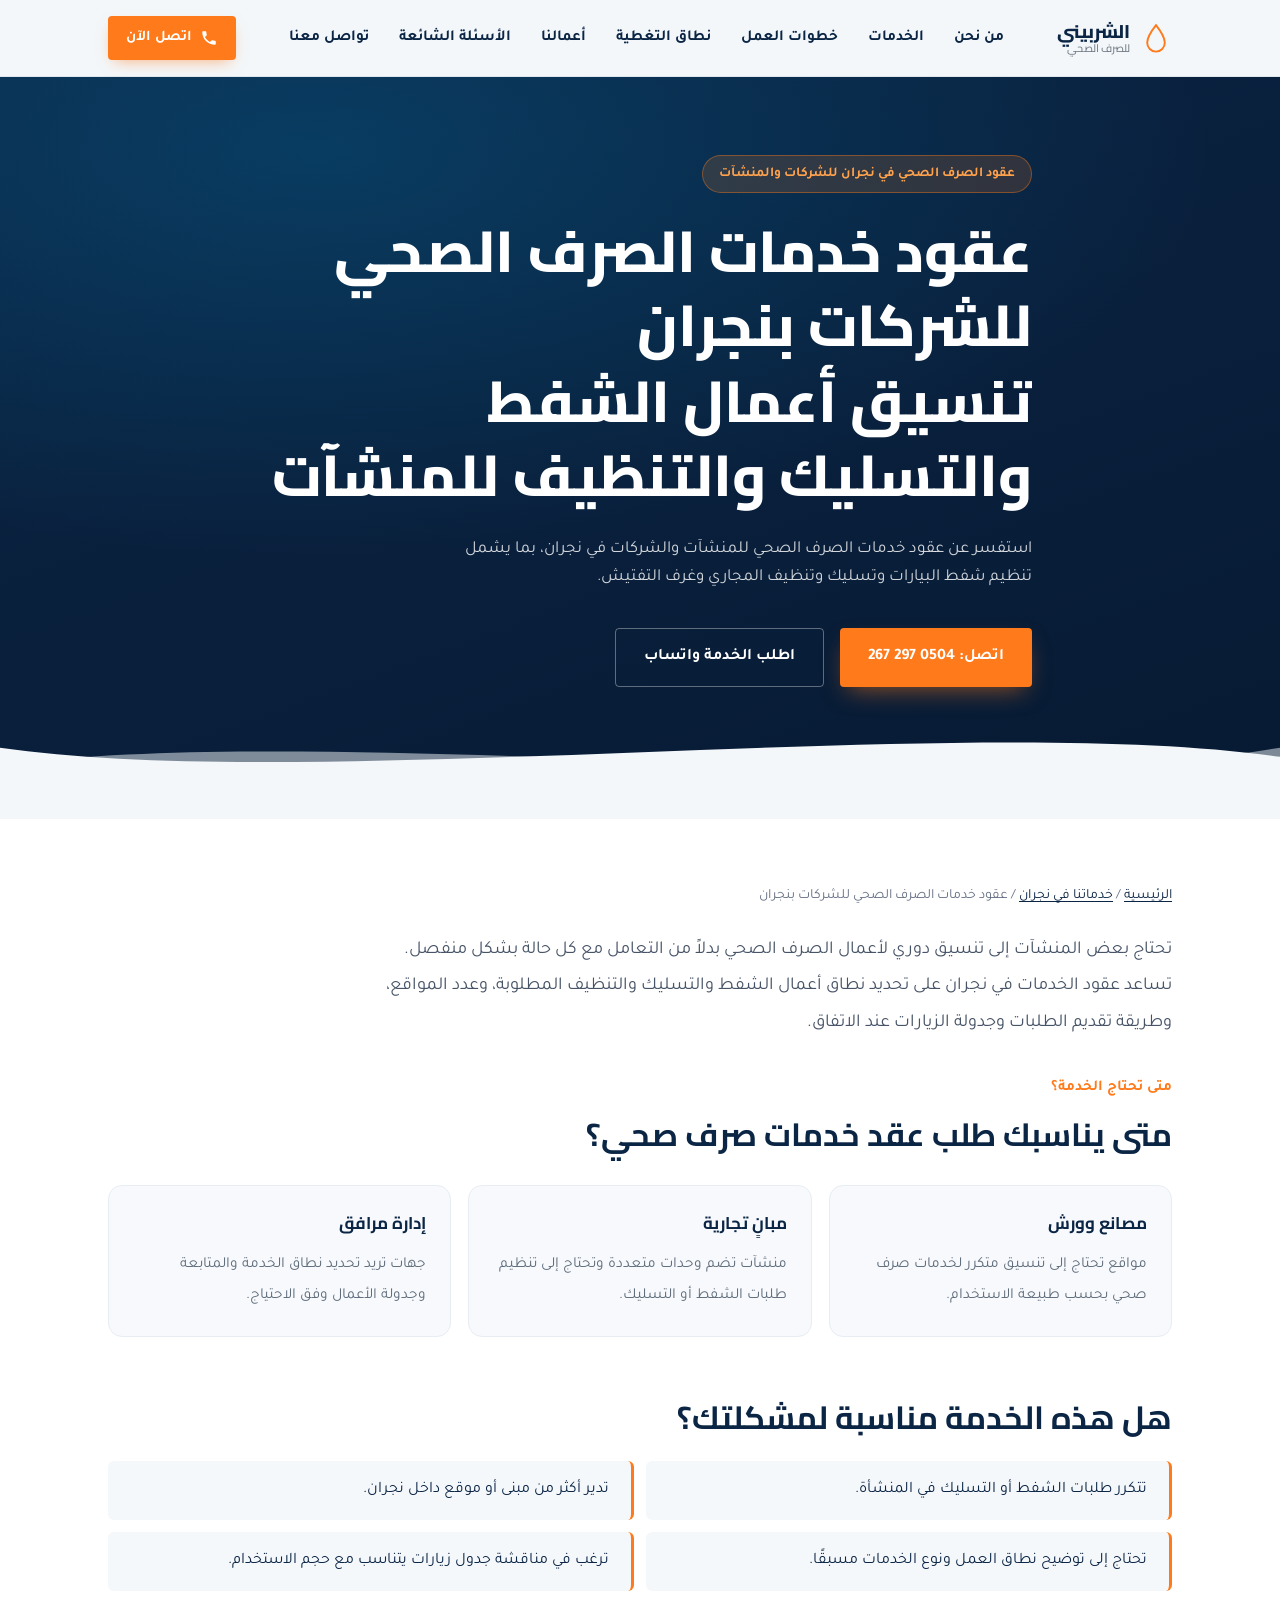
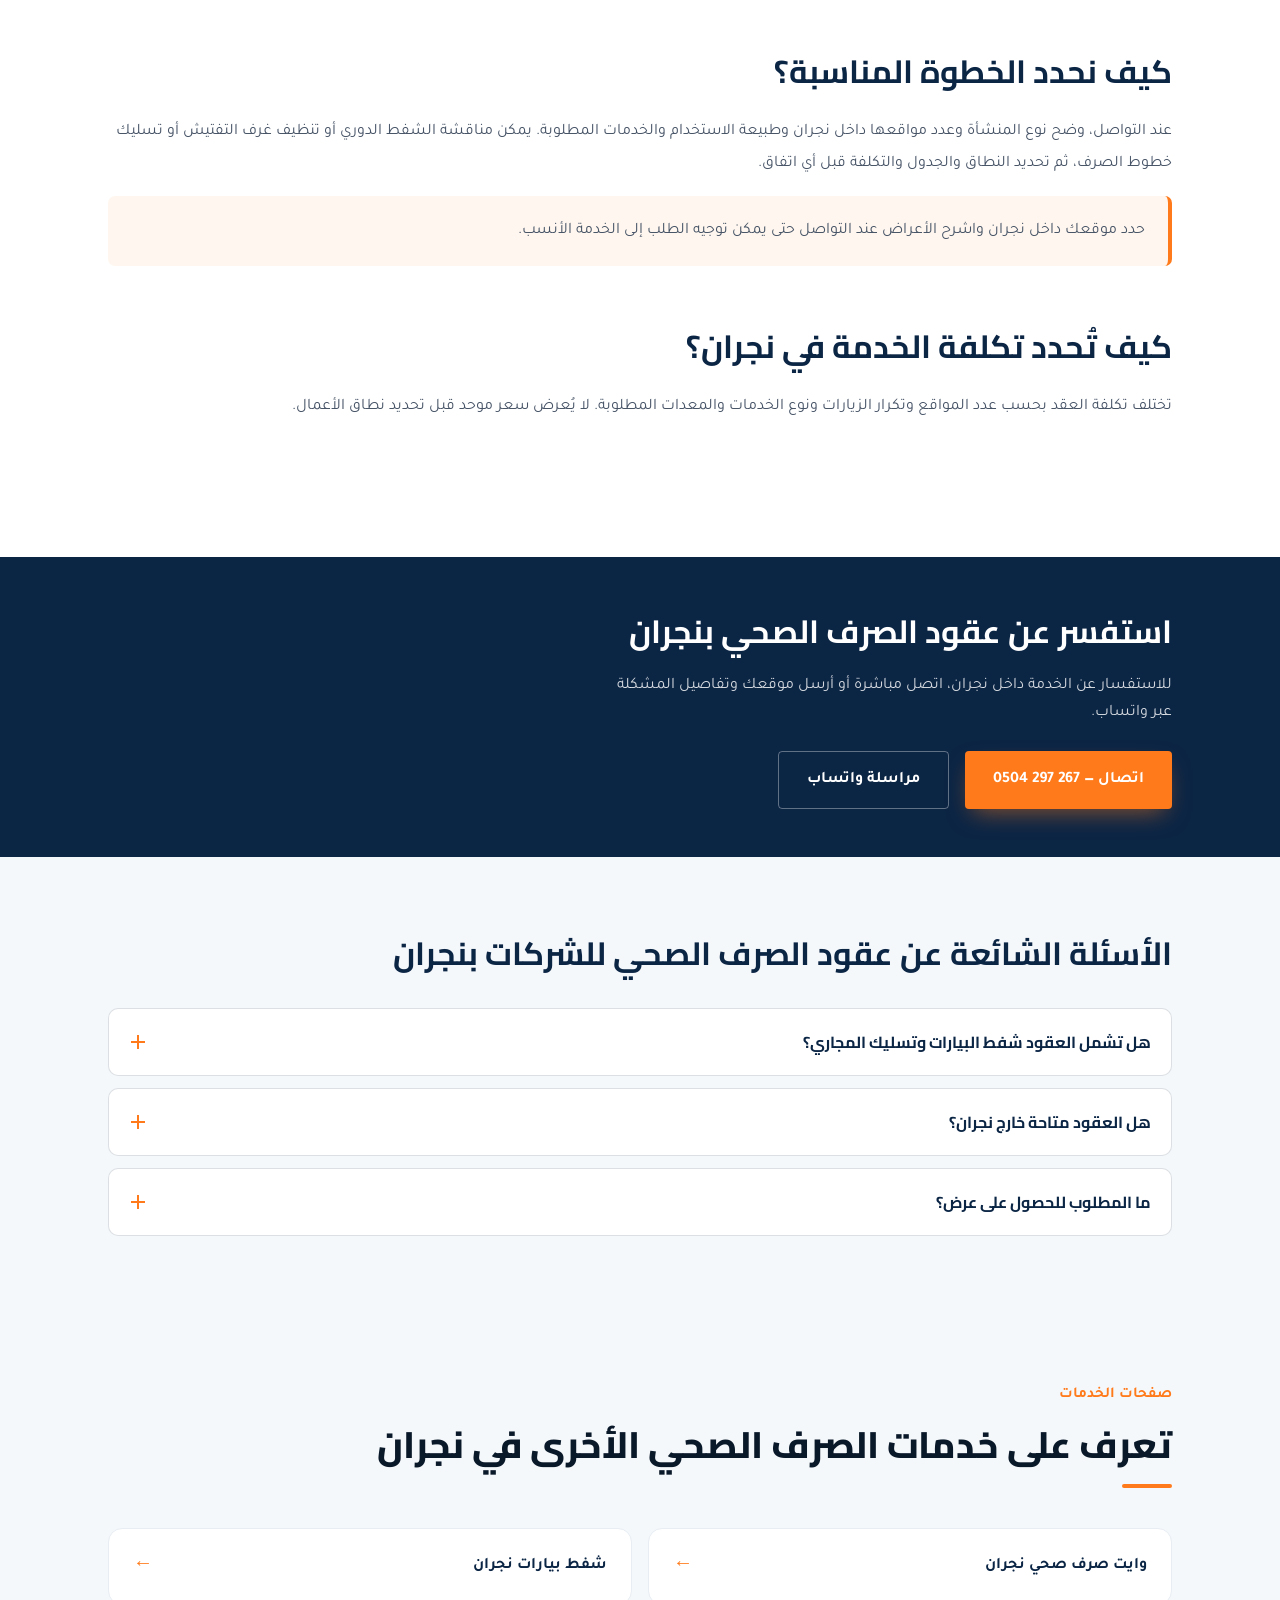
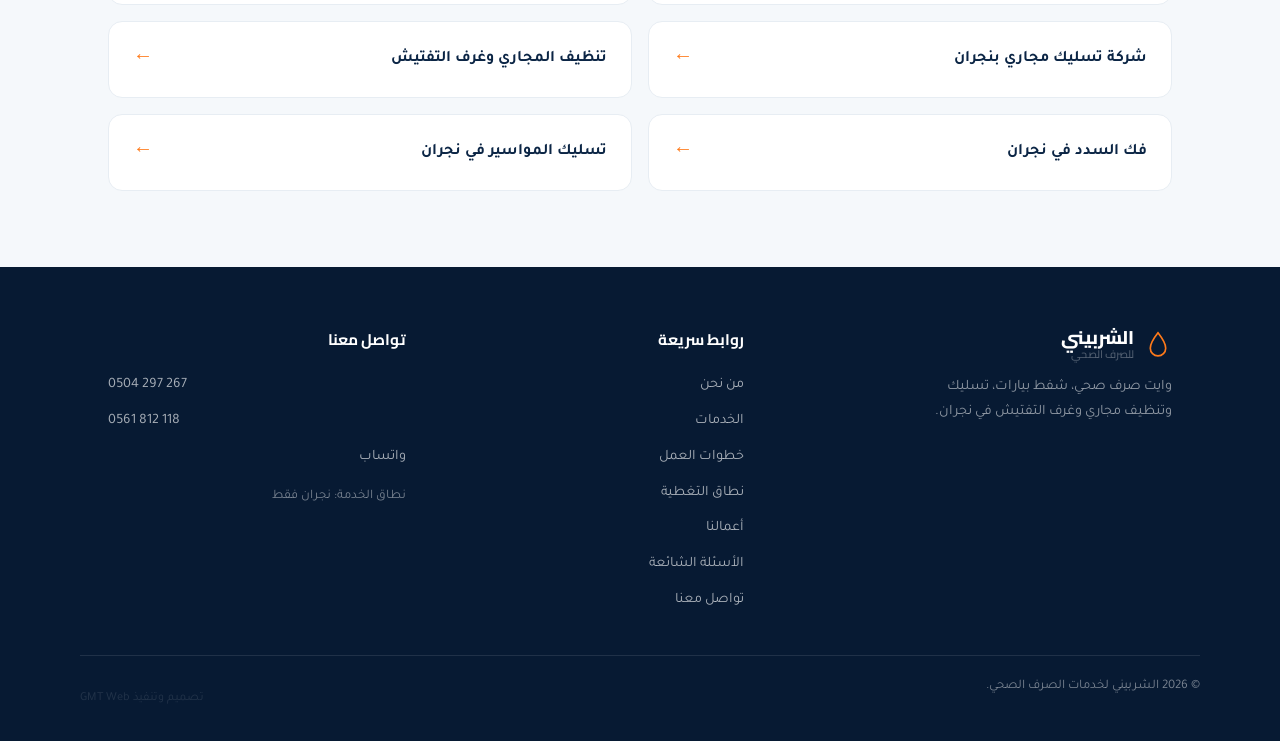
<file: oqood-sarf-sahi-najran/index.html>
<!DOCTYPE html>
<html lang="ar" dir="rtl"><head><meta charset="UTF-8"><meta name="viewport" content="width=device-width, initial-scale=1.0">
<title>عقود الصرف الصحي للشركات بنجران | خدمات الصرف الصحي نجران | الشربيني</title><meta name="description" content="استفسر عن عقود خدمات الصرف الصحي للمنشآت والشركات في نجران، بما يشمل تنظيم شفط البيارات وتسليك وتنظيف المجاري وغرف التفتيش."><meta name="robots" content="index,follow,max-image-preview:large"><meta name="theme-color" content="#0B2545">
<link rel="preconnect" href="https://fonts.googleapis.com"><link rel="preconnect" href="https://fonts.gstatic.com" crossorigin><link href="https://fonts.googleapis.com/css2?family=Cairo:wght@600;700;800&amp;family=Tajawal:wght@400;500;700&amp;display=swap" rel="stylesheet">
<link rel="stylesheet" href="../style.css"><script type="application/ld+json">{"@context":"https://schema.org","@type":"Service","name":"عقود الصرف الصحي للشركات بنجران","serviceType":"عقود صرف صحي نجران","areaServed":{"@type":"City","name":"نجران"},"provider":{"@type":"Organization","name":"الشربيني لخدمات الصرف الصحي","telephone":"+966504297267"}}</script></head>
<body><header class="site-header">
<div class="wrap header-inner">
<a class="brand" href="../#top">
<span aria-hidden="true" class="brand-mark">
<svg height="32" viewbox="0 0 40 40" width="32">
<path d="M20 4 C20 4 9 18 9 26 a11 11 0 0 0 22 0 C31 18 20 4 20 4 Z" fill="none" stroke="currentColor" stroke-width="2.4"></path>
</svg>
</span>
<span class="brand-name">الشربيني<em>للصرف الصحي</em></span>
</a>
<nav aria-label="التنقل الرئيسي" class="main-nav" id="mainNav">
<a href="../#about">من نحن</a>
<a href="../#services">الخدمات</a>
<a href="../#process">خطوات العمل</a>
<a href="../#coverage">نطاق التغطية</a>
<a href="../#gallery">أعمالنا</a>
<a href="../#faq">الأسئلة الشائعة</a>
<a href="../#contact">تواصل معنا</a>
</nav>
<div class="header-actions">
<a class="header-call" href="tel:+966504297267">
<svg aria-hidden="true" height="18" viewbox="0 0 24 24" width="18">
<path d="M6.6 10.8c1.4 2.8 3.8 5.2 6.6 6.6l2.2-2.2c.3-.3.7-.4 1-.2 1.1.4 2.3.6 3.6.6.6 0 1 .4 1 1V20c0 .6-.4 1-1 1-9.4 0-17-7.6-17-17 0-.6.4-1 1-1h3.4c.6 0 1 .4 1 1 0 1.3.2 2.5.6 3.6.1.4 0 .8-.2 1L6.6 10.8z" fill="currentColor"></path>
</svg>
<span>اتصل الآن</span>
</a>
<button aria-controls="mainNav" aria-expanded="false" aria-label="فتح القائمة" class="nav-toggle" id="navToggle" type="button">
<span></span><span></span><span></span>
</button>
</div>
</div>
</header>
<main id="top"><section class="hero hero--service"><div class="bubbles" aria-hidden="true"><span></span><span></span><span></span><span></span><span></span><span></span></div>
<div class="wrap hero-inner"><p class="hero-badge">عقود الصرف الصحي في نجران للشركات والمنشآت</p><h1 class="hero-title"><span class="wipe-line" data-wipe>عقود خدمات الصرف الصحي للشركات بنجران</span><span class="wipe-line" data-wipe>تنسيق أعمال الشفط والتسليك والتنظيف للمنشآت</span></h1><p class="hero-sub">استفسر عن عقود خدمات الصرف الصحي للمنشآت والشركات في نجران، بما يشمل تنظيم شفط البيارات وتسليك وتنظيف المجاري وغرف التفتيش.</p>
<div class="hero-actions"><a class="btn btn-primary" href="tel:+966504297267">اتصل: 0504 297 267</a><a class="btn btn-ghost" href="https://wa.me/966504297267" target="_blank" rel="noopener">اطلب الخدمة واتساب</a></div></div>
<div class="hero-wave" aria-hidden="true"><svg viewBox="0 0 1200 120" preserveAspectRatio="none"><path class="wave-path wave-path-1" d="M0,40 C300,90 900,0 1200,50 L1200,120 L0,120 Z"></path><path class="wave-path wave-path-2" d="M0,60 C300,10 900,100 1200,40 L1200,120 L0,120 Z"></path></svg></div></section>
<section class="service-detail"><div class="wrap"><nav class="breadcrumbs" aria-label="مسار الصفحة"><a href="../">الرئيسية</a> / <a href="../#services">خدماتنا في نجران</a> / <span aria-current="page">عقود خدمات الصرف الصحي للشركات بنجران</span></nav>
<p class="detail-intro">تحتاج بعض المنشآت إلى تنسيق دوري لأعمال الصرف الصحي بدلاً من التعامل مع كل حالة بشكل منفصل. تساعد عقود الخدمات في نجران على تحديد نطاق أعمال الشفط والتسليك والتنظيف المطلوبة، وعدد المواقع، وطريقة تقديم الطلبات وجدولة الزيارات عند الاتفاق.</p>
<div class="detail-block"><span class="eyebrow">متى تحتاج الخدمة؟</span><h2>متى يناسبك طلب عقد خدمات صرف صحي؟</h2><div class="detail-cards"><article class="detail-card"><h3>مصانع وورش</h3><p>مواقع تحتاج إلى تنسيق متكرر لخدمات صرف صحي بحسب طبيعة الاستخدام.</p></article><article class="detail-card"><h3>مبانٍ تجارية</h3><p>منشآت تضم وحدات متعددة وتحتاج إلى تنظيم طلبات الشفط أو التسليك.</p></article><article class="detail-card"><h3>إدارة مرافق</h3><p>جهات تريد تحديد نطاق الخدمة والمتابعة وجدولة الأعمال وفق الاحتياج.</p></article></div></div>
<div class="detail-block"><h2>هل هذه الخدمة مناسبة لمشكلتك؟</h2><ul class="detail-list"><li>تتكرر طلبات الشفط أو التسليك في المنشأة.</li><li>تدير أكثر من مبنى أو موقع داخل نجران.</li><li>تحتاج إلى توضيح نطاق العمل ونوع الخدمات مسبقًا.</li><li>ترغب في مناقشة جدول زيارات يتناسب مع حجم الاستخدام.</li></ul></div>
<div class="detail-block"><h2>كيف نحدد الخطوة المناسبة؟</h2><p>عند التواصل، وضح نوع المنشأة وعدد مواقعها داخل نجران وطبيعة الاستخدام والخدمات المطلوبة. يمكن مناقشة الشفط الدوري أو تنظيف غرف التفتيش أو تسليك خطوط الصرف، ثم تحديد النطاق والجدول والتكلفة قبل أي اتفاق.</p><p class="detail-note">حدد موقعك داخل نجران واشرح الأعراض عند التواصل حتى يمكن توجيه الطلب إلى الخدمة الأنسب.</p></div>
<div class="detail-block"><h2>كيف تُحدد تكلفة الخدمة في نجران؟</h2><p>تختلف تكلفة العقد بحسب عدد المواقع وتكرار الزيارات ونوع الخدمات والمعدات المطلوبة. لا يُعرض سعر موحد قبل تحديد نطاق الأعمال.</p></div></div></section>
<section class="detail-contact" id="contact"><div class="wrap"><h2>استفسر عن عقود الصرف الصحي بنجران</h2><p>للاستفسار عن الخدمة داخل نجران، اتصل مباشرة أو أرسل موقعك وتفاصيل المشكلة عبر واتساب.</p><div class="hero-actions"><a class="btn btn-primary" href="tel:+966504297267">0504 297 267 — اتصال</a><a class="btn btn-ghost" href="https://wa.me/966504297267" target="_blank" rel="noopener">مراسلة واتساب</a></div></div></section>
<section class="service-questions" id="faq"><div class="wrap"><h2>الأسئلة الشائعة عن عقود الصرف الصحي للشركات بنجران</h2><div class="faq-list"><div class="faq-item"><button class="faq-question" type="button" aria-expanded="false"><span>هل تشمل العقود شفط البيارات وتسليك المجاري؟</span><span class="faq-icon" aria-hidden="true"></span></button><div class="faq-answer"><div class="faq-answer-inner"><p>يمكن مناقشة إدراج خدمات الشفط والتسليك والتنظيف حسب احتياجات المنشأة وما يتم الاتفاق عليه في نطاق العقد.</p></div></div></div><div class="faq-item"><button class="faq-question" type="button" aria-expanded="false"><span>هل العقود متاحة خارج نجران؟</span><span class="faq-icon" aria-hidden="true"></span></button><div class="faq-answer"><div class="faq-answer-inner"><p>الموقع يختص بخدمات نجران فقط، ويكون نطاق أي عقد وفق مواقع المنشأة داخل نجران.</p></div></div></div><div class="faq-item"><button class="faq-question" type="button" aria-expanded="false"><span>ما المطلوب للحصول على عرض؟</span><span class="faq-icon" aria-hidden="true"></span></button><div class="faq-answer"><div class="faq-answer-inner"><p>حدد نوع المنشأة وعدد مواقعها وتكرار الطلبات والخدمات المطلوبة، ثم تواصل لمناقشة التفاصيل.</p></div></div></div></div></div></section>
<section class="related-services"><div class="wrap"><span class="eyebrow">صفحات الخدمات</span><h2 class="section-title">تعرف على خدمات الصرف الصحي الأخرى في نجران</h2><div class="related-grid"><a href="../waite-sarf-sahi-najran/">وايت صرف صحي نجران <span aria-hidden="true">←</span></a><a href="../shaft-biyarat-najran/">شفط بيارات نجران <span aria-hidden="true">←</span></a><a href="../tasleek-majari-najran/">شركة تسليك مجاري بنجران <span aria-hidden="true">←</span></a><a href="../tanzeef-majari-najran/">تنظيف المجاري وغرف التفتيش <span aria-hidden="true">←</span></a><a href="../fak-sadad-najran/">فك السدد في نجران <span aria-hidden="true">←</span></a><a href="../tasleek-mawaseer-najran/">تسليك المواسير في نجران <span aria-hidden="true">←</span></a></div></div></section>
</main><footer class="site-footer">
<div class="wrap footer-grid">
<div class="footer-brand">
<a class="brand" href="../#top">
<span aria-hidden="true" class="brand-mark">
<svg height="28" viewbox="0 0 40 40" width="28">
<path d="M20 4 C20 4 9 18 9 26 a11 11 0 0 0 22 0 C31 18 20 4 20 4 Z" fill="none" stroke="currentColor" stroke-width="2.4"></path>
</svg>
</span>
<span class="brand-name">الشربيني<em>للصرف الصحي</em></span>
</a>
<p>وايت صرف صحي، شفط بيارات، تسليك وتنظيف مجاري وغرف التفتيش في نجران.</p>
</div>
<div class="footer-col">
<h4>روابط سريعة</h4>
<a href="../#about">من نحن</a>
<a href="../#services">الخدمات</a>
<a href="../#process">خطوات العمل</a>
<a href="../#coverage">نطاق التغطية</a>
<a href="../#gallery">أعمالنا</a>
<a href="../#faq">الأسئلة الشائعة</a>
<a href="../#contact">تواصل معنا</a>
</div>
<div class="footer-col">
<h4>تواصل معنا</h4>
<a dir="ltr" href="tel:+966504297267">0504 297 267</a>
<a dir="ltr" href="tel:+966561812118">0561 812 118</a>
<a href="https://wa.me/966504297267" rel="noopener" target="_blank">واتساب</a>
<p class="footer-note">نطاق الخدمة: نجران فقط</p>
</div>
</div>
<div class="wrap footer-bottom">
<span>© 2026 الشربيني لخدمات الصرف الصحي.</span>
<p class="designer-credit">
                تصميم وتنفيذ
                <a href="#">
<span class="gmt-text">GMT Web</span>
</a>
</p>
</div>
</footer><script src="../script.js"></script></body></html>
</file>
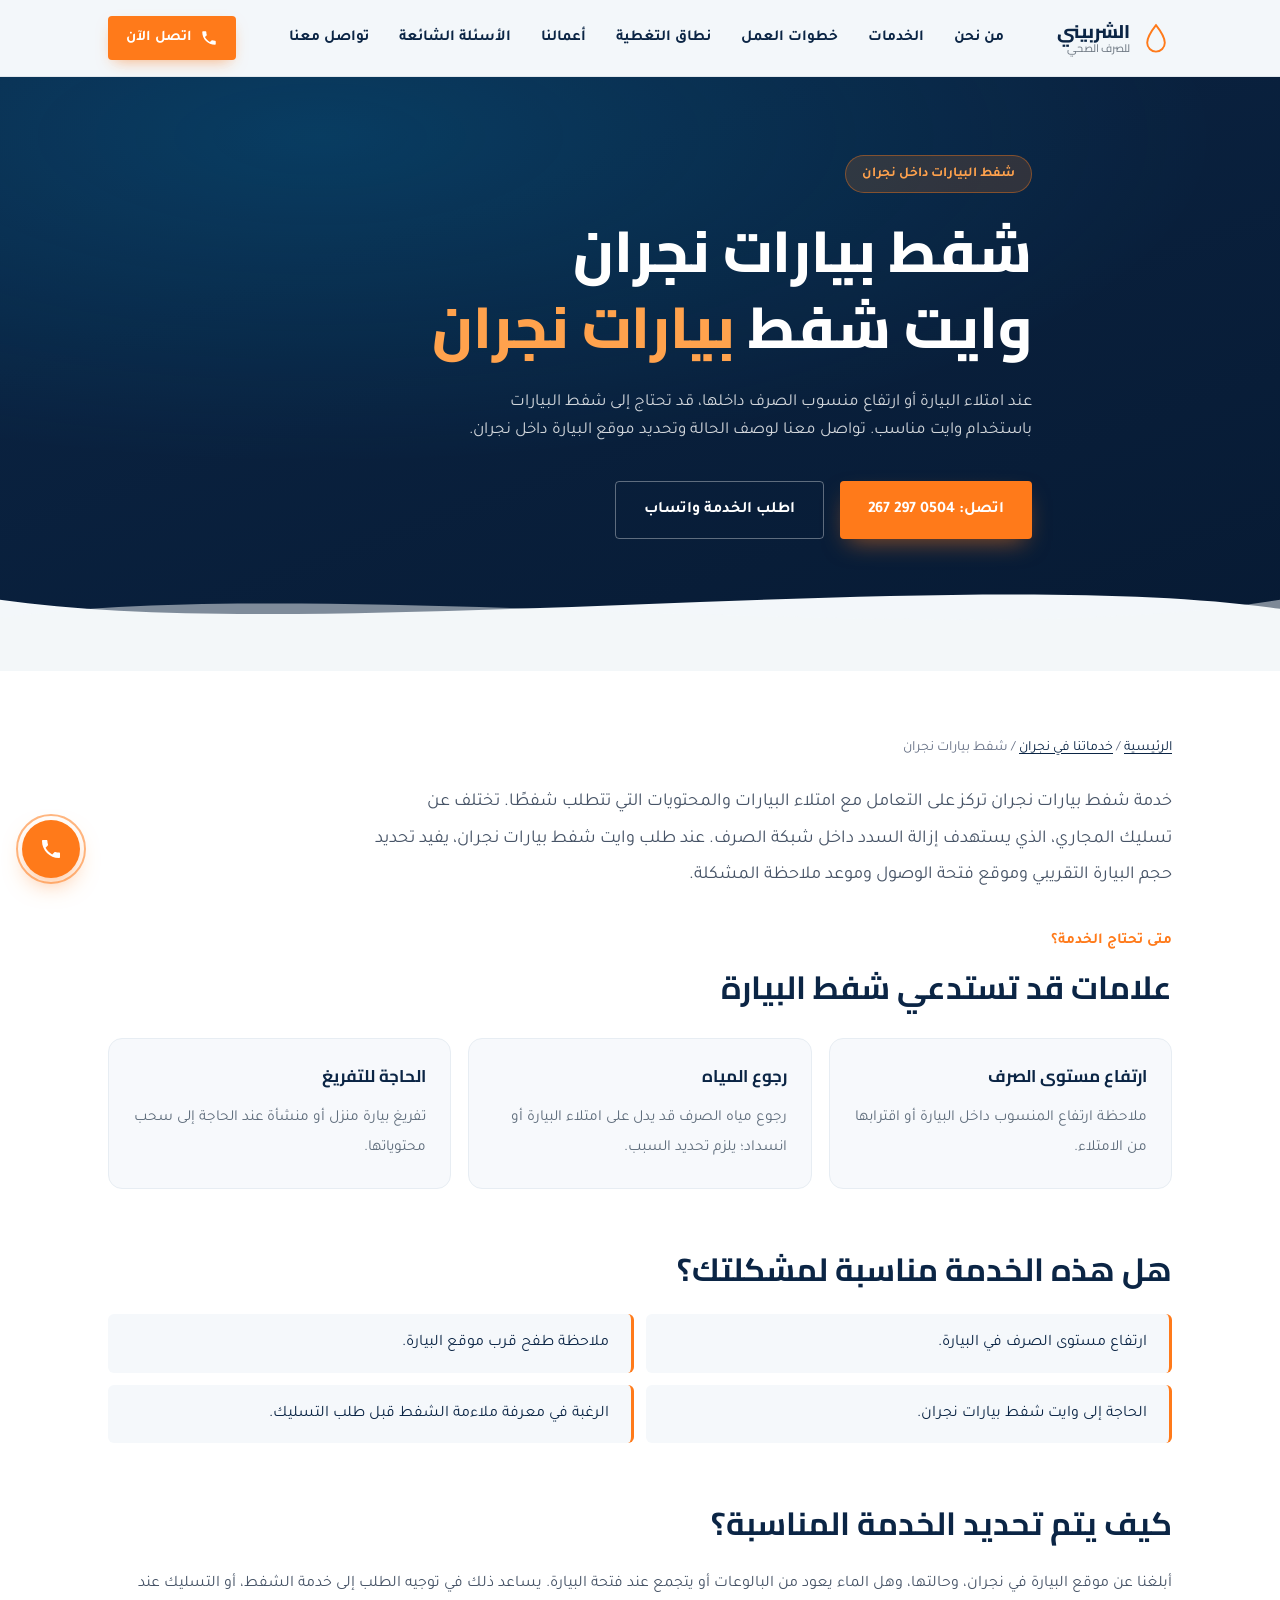
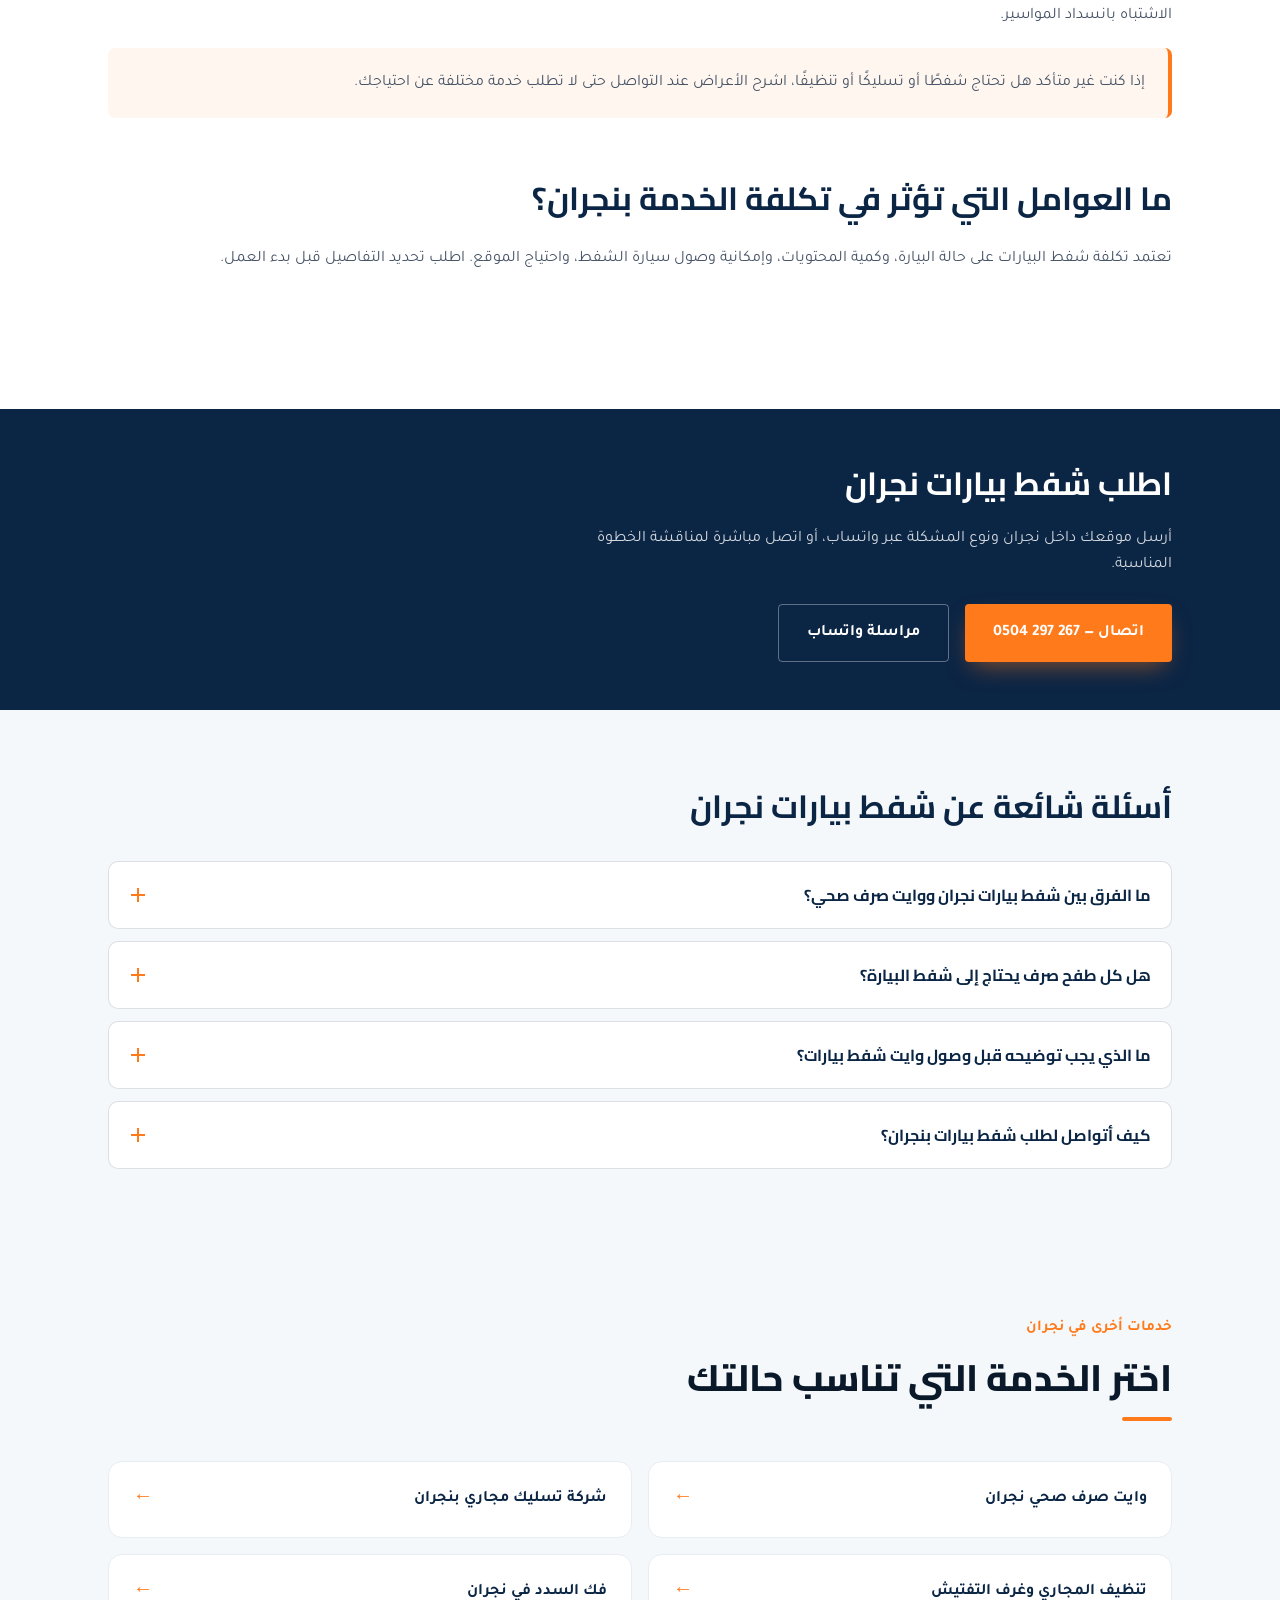
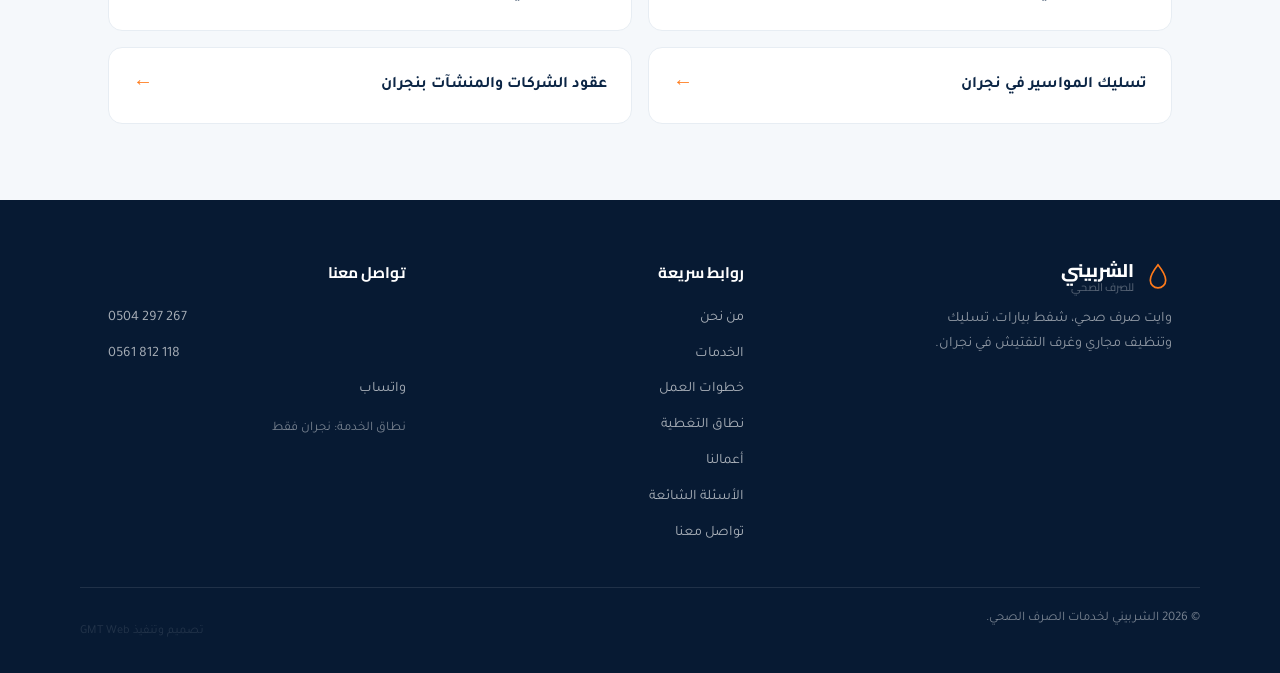
<file: shaft-biyarat-najran/index.html>
<!DOCTYPE html>
<html lang="ar" dir="rtl"><head><meta charset="UTF-8"><meta name="viewport" content="width=device-width, initial-scale=1.0">
<title>شفط بيارات نجران | وايت شفط بيارات نجران | الشربيني</title><meta name="description" content="خدمة شفط بيارات نجران ووايت شفط بيارات للمنازل والمنشآت. تعرّف على حالات امتلاء البيارة وطريقة طلب الشفط، واتصل على 0504297267."><meta name="robots" content="index,follow,max-image-preview:large"><meta name="theme-color" content="#0B2545">
<link rel="preconnect" href="https://fonts.googleapis.com"><link rel="preconnect" href="https://fonts.gstatic.com" crossorigin><link href="https://fonts.googleapis.com/css2?family=Cairo:wght@600;700;800&amp;family=Tajawal:wght@400;500;700&amp;display=swap" rel="stylesheet">
<link rel="stylesheet" href="../style.css"><script type="application/ld+json">{"@context":"https://schema.org","@type":"Service","name":"شفط بيارات نجران","serviceType":"شفط بيارات نجران","areaServed":{"@type":"City","name":"نجران"},"provider":{"@type":"Organization","name":"الشربيني لخدمات الصرف الصحي","telephone":"+966504297267"}}</script></head>
<body><header class="site-header">
<div class="wrap header-inner">
<a class="brand" href="../#top">
<span aria-hidden="true" class="brand-mark">
<svg height="32" viewbox="0 0 40 40" width="32">
<path d="M20 4 C20 4 9 18 9 26 a11 11 0 0 0 22 0 C31 18 20 4 20 4 Z" fill="none" stroke="currentColor" stroke-width="2.4"></path>
</svg>
</span>
<span class="brand-name">الشربيني<em>للصرف الصحي</em></span>
</a>
<nav aria-label="التنقل الرئيسي" class="main-nav" id="mainNav">
<a href="../#about">من نحن</a>
<a href="../#services">الخدمات</a>
<a href="../#process">خطوات العمل</a>
<a href="../#coverage">نطاق التغطية</a>
<a href="../#gallery">أعمالنا</a>
<a href="../#faq">الأسئلة الشائعة</a>
<a href="../#contact">تواصل معنا</a>
</nav>
<div class="header-actions">
<a class="header-call" href="tel:+966504297267">
<svg aria-hidden="true" height="18" viewbox="0 0 24 24" width="18">
<path d="M6.6 10.8c1.4 2.8 3.8 5.2 6.6 6.6l2.2-2.2c.3-.3.7-.4 1-.2 1.1.4 2.3.6 3.6.6.6 0 1 .4 1 1V20c0 .6-.4 1-1 1-9.4 0-17-7.6-17-17 0-.6.4-1 1-1h3.4c.6 0 1 .4 1 1 0 1.3.2 2.5.6 3.6.1.4 0 .8-.2 1L6.6 10.8z" fill="currentColor"></path>
</svg>
<span>اتصل الآن</span>
</a>
<button aria-controls="mainNav" aria-expanded="false" aria-label="فتح القائمة" class="nav-toggle" id="navToggle" type="button">
<span></span><span></span><span></span>
</button>
</div>
</div>
</header>
<main id="top">
<section class="hero hero--service"><div class="bubbles" aria-hidden="true"><span></span><span></span><span></span><span></span><span></span><span></span></div>
<div class="wrap hero-inner"><p class="hero-badge">شفط البيارات داخل نجران</p><h1 class="hero-title"><span class="wipe-line" data-wipe>شفط بيارات نجران</span><span class="wipe-line" data-wipe>وايت شفط <em>بيارات نجران</em></span></h1><p class="hero-sub">عند امتلاء البيارة أو ارتفاع منسوب الصرف داخلها، قد تحتاج إلى شفط البيارات باستخدام وايت مناسب. تواصل معنا لوصف الحالة وتحديد موقع البيارة داخل نجران.</p><div class="hero-actions">
<a class="btn btn-primary" href="tel:+966504297267">اتصل: 0504 297 267</a><a class="btn btn-ghost" href="https://wa.me/966504297267" target="_blank" rel="noopener">اطلب الخدمة واتساب</a></div></div>
<div class="hero-wave" aria-hidden="true"><svg viewBox="0 0 1200 120" preserveAspectRatio="none"><path class="wave-path wave-path-1" d="M0,40 C300,90 900,0 1200,50 L1200,120 L0,120 Z"></path><path class="wave-path wave-path-2" d="M0,60 C300,10 900,100 1200,40 L1200,120 L0,120 Z"></path></svg></div></section>
<section class="service-detail"><div class="wrap">
<nav class="breadcrumbs" aria-label="مسار الصفحة"><a href="../">الرئيسية</a> / <a href="../#services">خدماتنا في نجران</a> / <span aria-current="page">شفط بيارات نجران</span></nav>
<p class="detail-intro">خدمة شفط بيارات نجران تركز على التعامل مع امتلاء البيارات والمحتويات التي تتطلب شفطًا. تختلف عن تسليك المجاري، الذي يستهدف إزالة السدد داخل شبكة الصرف. عند طلب وايت شفط بيارات نجران، يفيد تحديد حجم البيارة التقريبي وموقع فتحة الوصول وموعد ملاحظة المشكلة.</p>
<div class="detail-block"><span class="eyebrow">متى تحتاج الخدمة؟</span><h2>علامات قد تستدعي شفط البيارة</h2><div class="detail-cards"><article class="detail-card"><h3>ارتفاع مستوى الصرف</h3><p>ملاحظة ارتفاع المنسوب داخل البيارة أو اقترابها من الامتلاء.</p></article><article class="detail-card"><h3>رجوع المياه</h3><p>رجوع مياه الصرف قد يدل على امتلاء البيارة أو انسداد؛ يلزم تحديد السبب.</p></article><article class="detail-card"><h3>الحاجة للتفريغ</h3><p>تفريغ بيارة منزل أو منشأة عند الحاجة إلى سحب محتوياتها.</p></article></div></div>
<div class="detail-block"><h2>هل هذه الخدمة مناسبة لمشكلتك؟</h2><ul class="detail-list"><li>ارتفاع مستوى الصرف في البيارة.</li><li>ملاحظة طفح قرب موقع البيارة.</li><li>الحاجة إلى وايت شفط بيارات نجران.</li><li>الرغبة في معرفة ملاءمة الشفط قبل طلب التسليك.</li></ul></div>
<div class="detail-block"><h2>كيف يتم تحديد الخدمة المناسبة؟</h2><p>أبلغنا عن موقع البيارة في نجران، وحالتها، وهل الماء يعود من البالوعات أو يتجمع عند فتحة البيارة. يساعد ذلك في توجيه الطلب إلى خدمة الشفط، أو التسليك عند الاشتباه بانسداد المواسير.</p><p class="detail-note">إذا كنت غير متأكد هل تحتاج شفطًا أو تسليكًا أو تنظيفًا، اشرح الأعراض عند التواصل حتى لا تطلب خدمة مختلفة عن احتياجك.</p></div>
<div class="detail-block"><h2>ما العوامل التي تؤثر في تكلفة الخدمة بنجران؟</h2><p>تعتمد تكلفة شفط البيارات على حالة البيارة، وكمية المحتويات، وإمكانية وصول سيارة الشفط، واحتياج الموقع. اطلب تحديد التفاصيل قبل بدء العمل.</p></div>
</div></section>
<section class="detail-contact" id="contact"><div class="wrap"><h2>اطلب شفط بيارات نجران</h2><p>أرسل موقعك داخل نجران ونوع المشكلة عبر واتساب، أو اتصل مباشرة لمناقشة الخطوة المناسبة.</p><div class="hero-actions"><a class="btn btn-primary" href="tel:+966504297267">0504 297 267 — اتصال</a><a class="btn btn-ghost" href="https://wa.me/966504297267" target="_blank" rel="noopener">مراسلة واتساب</a></div></div></section>
<section class="service-questions" id="faq"><div class="wrap"><h2>أسئلة شائعة عن شفط بيارات نجران</h2><div class="faq-list"><div class="faq-item"><button class="faq-question" type="button" aria-expanded="false"><span>ما الفرق بين شفط بيارات نجران ووايت صرف صحي؟</span><span class="faq-icon" aria-hidden="true"></span></button><div class="faq-answer"><div class="faq-answer-inner"><p>شفط البيارة هو الخدمة المطلوبة، والوايت هو السيارة المستخدمة في الشفط. يمكن طلب الوايت لخدمة البيارة.</p></div></div></div>
<div class="faq-item"><button class="faq-question" type="button" aria-expanded="false"><span>هل كل طفح صرف يحتاج إلى شفط البيارة؟</span><span class="faq-icon" aria-hidden="true"></span></button><div class="faq-answer"><div class="faq-answer-inner"><p>ليس دائمًا؛ قد يكون السبب انسداد مواسير الصرف. وصف الأعراض يساعد في اختيار فحص المشكلة.</p></div></div></div>
<div class="faq-item"><button class="faq-question" type="button" aria-expanded="false"><span>ما الذي يجب توضيحه قبل وصول وايت شفط بيارات؟</span><span class="faq-icon" aria-hidden="true"></span></button><div class="faq-answer"><div class="faq-answer-inner"><p>موقع البيارة، مدى امتلائها، الطريق المتاح للسيارة، وأي عائق للوصول.</p></div></div></div>
<div class="faq-item"><button class="faq-question" type="button" aria-expanded="false"><span>كيف أتواصل لطلب شفط بيارات بنجران؟</span><span class="faq-icon" aria-hidden="true"></span></button><div class="faq-answer"><div class="faq-answer-inner"><p>اتصل على 0504 297 267 أو أرسل موقعك وتفاصيل الحالة على واتساب.</p></div></div></div></div></div></section>
<section class="related-services"><div class="wrap"><span class="eyebrow">خدمات أخرى في نجران</span><h2 class="section-title">اختر الخدمة التي تناسب حالتك</h2><div class="related-grid"><a href="../waite-sarf-sahi-najran/">وايت صرف صحي نجران <span aria-hidden="true">←</span></a><a href="../tasleek-majari-najran/">شركة تسليك مجاري بنجران <span aria-hidden="true">←</span></a><a href="../tanzeef-majari-najran/">تنظيف المجاري وغرف التفتيش <span aria-hidden="true">←</span></a>
<a href="../fak-sadad-najran/">فك السدد في نجران <span aria-hidden="true">←</span></a>
<a href="../tasleek-mawaseer-najran/">تسليك المواسير في نجران <span aria-hidden="true">←</span></a>
<a href="../oqood-sarf-sahi-najran/">عقود الشركات والمنشآت بنجران <span aria-hidden="true">←</span></a></div></div></section>
</main><a aria-label="اتصل الآن" class="floating-call" href="tel:+966504297267">
<span class="ring"></span>
<svg aria-hidden="true" height="24" viewbox="0 0 24 24" width="24">
<path d="M6.6 10.8c1.4 2.8 3.8 5.2 6.6 6.6l2.2-2.2c.3-.3.7-.4 1-.2 1.1.4 2.3.6 3.6.6.6 0 1 .4 1 1V20c0 .6-.4 1-1 1-9.4 0-17-7.6-17-17 0-.6.4-1 1-1h3.4c.6 0 1 .4 1 1 0 1.3.2 2.5.6 3.6.1.4 0 .8-.2 1L6.6 10.8z" fill="currentColor"></path>
</svg>
</a><footer class="site-footer">
<div class="wrap footer-grid">
<div class="footer-brand">
<a class="brand" href="../#top">
<span aria-hidden="true" class="brand-mark">
<svg height="28" viewbox="0 0 40 40" width="28">
<path d="M20 4 C20 4 9 18 9 26 a11 11 0 0 0 22 0 C31 18 20 4 20 4 Z" fill="none" stroke="currentColor" stroke-width="2.4"></path>
</svg>
</span>
<span class="brand-name">الشربيني<em>للصرف الصحي</em></span>
</a>
<p>وايت صرف صحي، شفط بيارات، تسليك وتنظيف مجاري وغرف التفتيش في نجران.</p>
</div>
<div class="footer-col">
<h4>روابط سريعة</h4>
<a href="../#about">من نحن</a>
<a href="../#services">الخدمات</a>
<a href="../#process">خطوات العمل</a>
<a href="../#coverage">نطاق التغطية</a>
<a href="../#gallery">أعمالنا</a>
<a href="../#faq">الأسئلة الشائعة</a>
<a href="../#contact">تواصل معنا</a>
</div>
<div class="footer-col">
<h4>تواصل معنا</h4>
<a dir="ltr" href="tel:+966504297267">0504 297 267</a>
<a dir="ltr" href="tel:+966561812118">0561 812 118</a>
<a href="https://wa.me/966504297267" rel="noopener" target="_blank">واتساب</a>
<p class="footer-note">نطاق الخدمة: نجران فقط</p>
</div>
</div>
<div class="wrap footer-bottom">
<span>© 2026 الشربيني لخدمات الصرف الصحي.</span>
<p class="designer-credit">
                تصميم وتنفيذ
                <a href="#">
<span class="gmt-text">GMT Web</span>
</a>
</p>
</div>
</footer><script src="../script.js"></script></body></html>
</file>
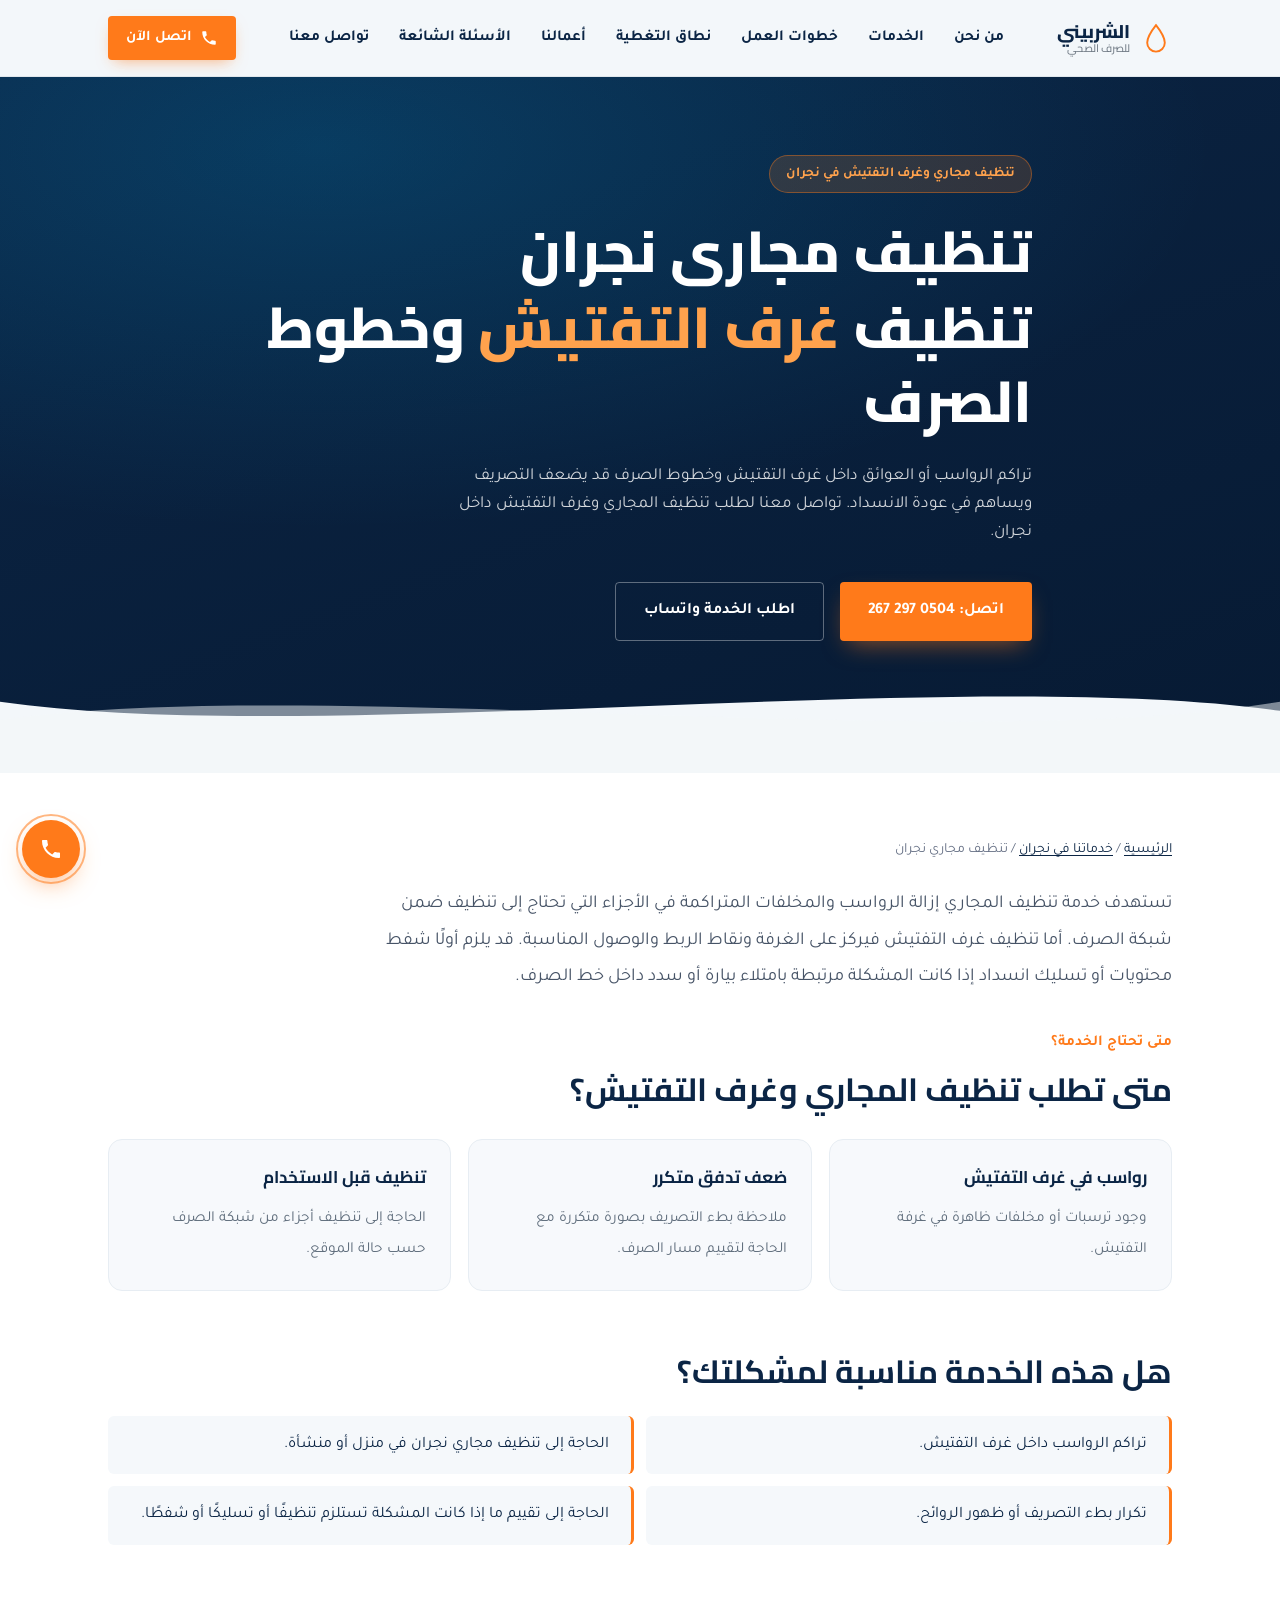
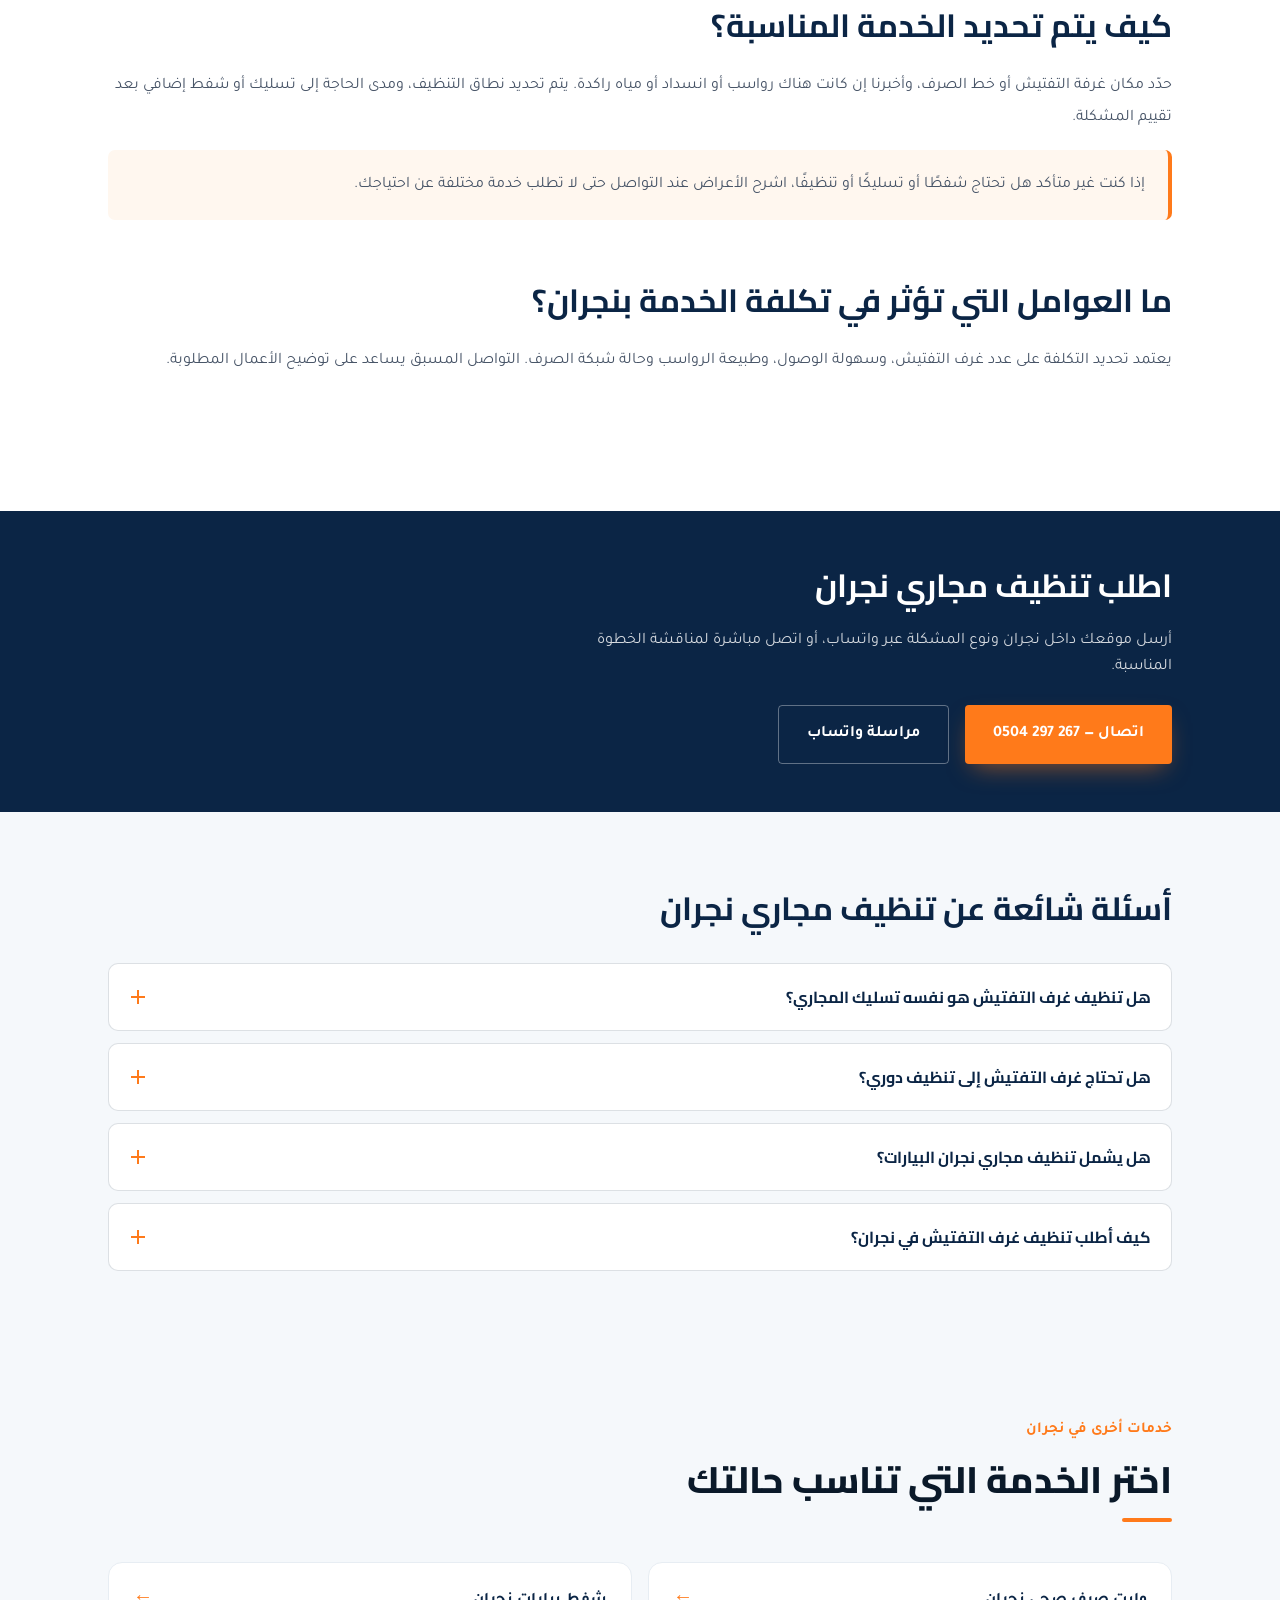
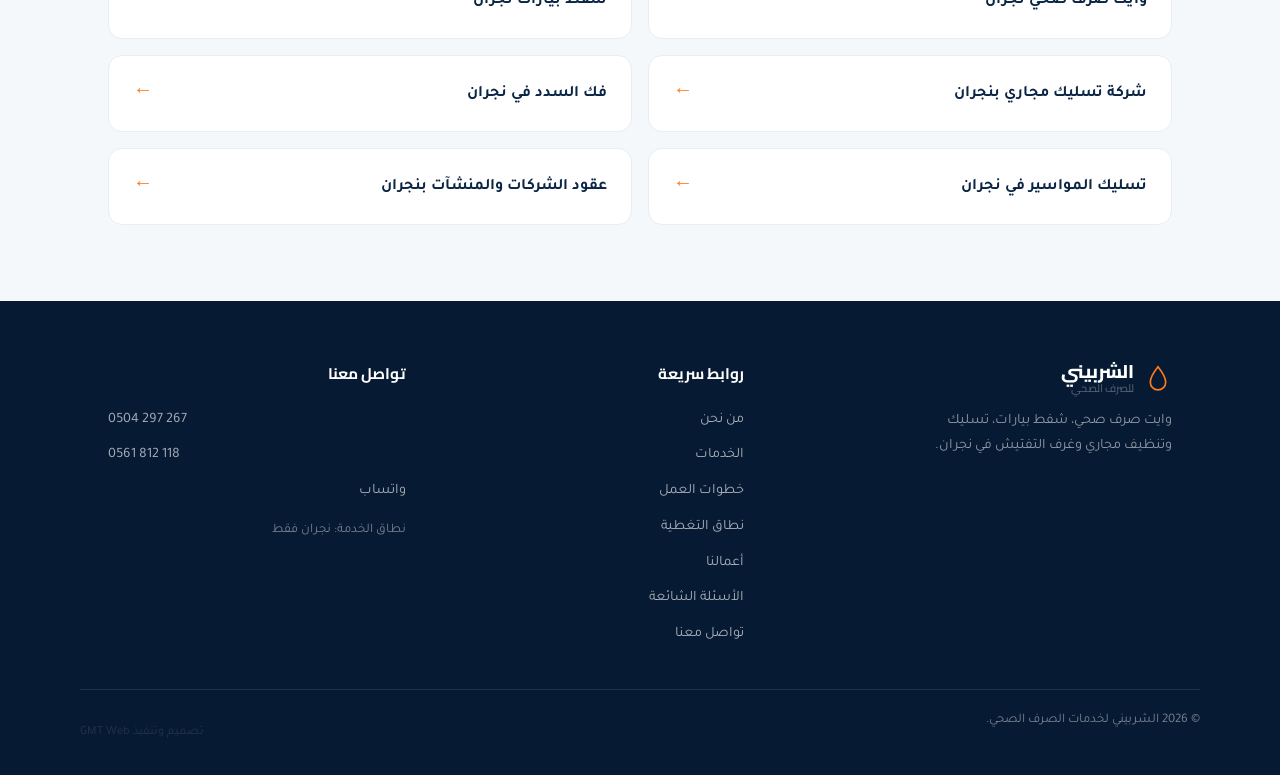
<file: tanzeef-majari-najran/index.html>
<!DOCTYPE html>
<html lang="ar" dir="rtl"><head><meta charset="UTF-8"><meta name="viewport" content="width=device-width, initial-scale=1.0">
<title>تنظيف مجاري نجران | تنظيف غرف التفتيش | الشربيني</title><meta name="description" content="تنظيف مجاري نجران وتنظيف غرف التفتيش وإزالة الرواسب والعوائق داخل شبكات الصرف. تواصل لتحديد موقع الخدمة داخل نجران على 0504297267."><meta name="robots" content="index,follow,max-image-preview:large"><meta name="theme-color" content="#0B2545">
<link rel="preconnect" href="https://fonts.googleapis.com"><link rel="preconnect" href="https://fonts.gstatic.com" crossorigin><link href="https://fonts.googleapis.com/css2?family=Cairo:wght@600;700;800&amp;family=Tajawal:wght@400;500;700&amp;display=swap" rel="stylesheet">
<link rel="stylesheet" href="../style.css"><script type="application/ld+json">{"@context":"https://schema.org","@type":"Service","name":"تنظيف مجاري وغرف التفتيش نجران","serviceType":"تنظيف مجاري وغرف التفتيش نجران","areaServed":{"@type":"City","name":"نجران"},"provider":{"@type":"Organization","name":"الشربيني لخدمات الصرف الصحي","telephone":"+966504297267"}}</script></head>
<body><header class="site-header">
<div class="wrap header-inner">
<a class="brand" href="../#top">
<span aria-hidden="true" class="brand-mark">
<svg height="32" viewbox="0 0 40 40" width="32">
<path d="M20 4 C20 4 9 18 9 26 a11 11 0 0 0 22 0 C31 18 20 4 20 4 Z" fill="none" stroke="currentColor" stroke-width="2.4"></path>
</svg>
</span>
<span class="brand-name">الشربيني<em>للصرف الصحي</em></span>
</a>
<nav aria-label="التنقل الرئيسي" class="main-nav" id="mainNav">
<a href="../#about">من نحن</a>
<a href="../#services">الخدمات</a>
<a href="../#process">خطوات العمل</a>
<a href="../#coverage">نطاق التغطية</a>
<a href="../#gallery">أعمالنا</a>
<a href="../#faq">الأسئلة الشائعة</a>
<a href="../#contact">تواصل معنا</a>
</nav>
<div class="header-actions">
<a class="header-call" href="tel:+966504297267">
<svg aria-hidden="true" height="18" viewbox="0 0 24 24" width="18">
<path d="M6.6 10.8c1.4 2.8 3.8 5.2 6.6 6.6l2.2-2.2c.3-.3.7-.4 1-.2 1.1.4 2.3.6 3.6.6.6 0 1 .4 1 1V20c0 .6-.4 1-1 1-9.4 0-17-7.6-17-17 0-.6.4-1 1-1h3.4c.6 0 1 .4 1 1 0 1.3.2 2.5.6 3.6.1.4 0 .8-.2 1L6.6 10.8z" fill="currentColor"></path>
</svg>
<span>اتصل الآن</span>
</a>
<button aria-controls="mainNav" aria-expanded="false" aria-label="فتح القائمة" class="nav-toggle" id="navToggle" type="button">
<span></span><span></span><span></span>
</button>
</div>
</div>
</header>
<main id="top">
<section class="hero hero--service"><div class="bubbles" aria-hidden="true"><span></span><span></span><span></span><span></span><span></span><span></span></div>
<div class="wrap hero-inner"><p class="hero-badge">تنظيف مجاري وغرف التفتيش في نجران</p><h1 class="hero-title"><span class="wipe-line" data-wipe>تنظيف مجاري نجران</span><span class="wipe-line" data-wipe>تنظيف <em>غرف التفتيش</em> وخطوط الصرف</span></h1><p class="hero-sub">تراكم الرواسب أو العوائق داخل غرف التفتيش وخطوط الصرف قد يضعف التصريف ويساهم في عودة الانسداد. تواصل معنا لطلب تنظيف المجاري وغرف التفتيش داخل نجران.</p><div class="hero-actions">
<a class="btn btn-primary" href="tel:+966504297267">اتصل: 0504 297 267</a><a class="btn btn-ghost" href="https://wa.me/966504297267" target="_blank" rel="noopener">اطلب الخدمة واتساب</a></div></div>
<div class="hero-wave" aria-hidden="true"><svg viewBox="0 0 1200 120" preserveAspectRatio="none"><path class="wave-path wave-path-1" d="M0,40 C300,90 900,0 1200,50 L1200,120 L0,120 Z"></path><path class="wave-path wave-path-2" d="M0,60 C300,10 900,100 1200,40 L1200,120 L0,120 Z"></path></svg></div></section>
<section class="service-detail"><div class="wrap">
<nav class="breadcrumbs" aria-label="مسار الصفحة"><a href="../">الرئيسية</a> / <a href="../#services">خدماتنا في نجران</a> / <span aria-current="page">تنظيف مجاري نجران</span></nav>
<p class="detail-intro">تستهدف خدمة تنظيف المجاري إزالة الرواسب والمخلفات المتراكمة في الأجزاء التي تحتاج إلى تنظيف ضمن شبكة الصرف. أما تنظيف غرف التفتيش فيركز على الغرفة ونقاط الربط والوصول المناسبة. قد يلزم أولًا شفط محتويات أو تسليك انسداد إذا كانت المشكلة مرتبطة بامتلاء بيارة أو سدد داخل خط الصرف.</p>
<div class="detail-block"><span class="eyebrow">متى تحتاج الخدمة؟</span><h2>متى تطلب تنظيف المجاري وغرف التفتيش؟</h2><div class="detail-cards"><article class="detail-card"><h3>رواسب في غرف التفتيش</h3><p>وجود ترسبات أو مخلفات ظاهرة في غرفة التفتيش.</p></article><article class="detail-card"><h3>ضعف تدفق متكرر</h3><p>ملاحظة بطء التصريف بصورة متكررة مع الحاجة لتقييم مسار الصرف.</p></article><article class="detail-card"><h3>تنظيف قبل الاستخدام</h3><p>الحاجة إلى تنظيف أجزاء من شبكة الصرف حسب حالة الموقع.</p></article></div></div>
<div class="detail-block"><h2>هل هذه الخدمة مناسبة لمشكلتك؟</h2><ul class="detail-list"><li>تراكم الرواسب داخل غرف التفتيش.</li><li>الحاجة إلى تنظيف مجاري نجران في منزل أو منشأة.</li><li>تكرار بطء التصريف أو ظهور الروائح.</li><li>الحاجة إلى تقييم ما إذا كانت المشكلة تستلزم تنظيفًا أو تسليكًا أو شفطًا.</li></ul></div>
<div class="detail-block"><h2>كيف يتم تحديد الخدمة المناسبة؟</h2><p>حدّد مكان غرفة التفتيش أو خط الصرف، وأخبرنا إن كانت هناك رواسب أو انسداد أو مياه راكدة. يتم تحديد نطاق التنظيف، ومدى الحاجة إلى تسليك أو شفط إضافي بعد تقييم المشكلة.</p><p class="detail-note">إذا كنت غير متأكد هل تحتاج شفطًا أو تسليكًا أو تنظيفًا، اشرح الأعراض عند التواصل حتى لا تطلب خدمة مختلفة عن احتياجك.</p></div>
<div class="detail-block"><h2>ما العوامل التي تؤثر في تكلفة الخدمة بنجران؟</h2><p>يعتمد تحديد التكلفة على عدد غرف التفتيش، وسهولة الوصول، وطبيعة الرواسب وحالة شبكة الصرف. التواصل المسبق يساعد على توضيح الأعمال المطلوبة.</p></div>
</div></section>
<section class="detail-contact" id="contact"><div class="wrap"><h2>اطلب تنظيف مجاري نجران</h2><p>أرسل موقعك داخل نجران ونوع المشكلة عبر واتساب، أو اتصل مباشرة لمناقشة الخطوة المناسبة.</p><div class="hero-actions"><a class="btn btn-primary" href="tel:+966504297267">0504 297 267 — اتصال</a><a class="btn btn-ghost" href="https://wa.me/966504297267" target="_blank" rel="noopener">مراسلة واتساب</a></div></div></section>
<section class="service-questions" id="faq"><div class="wrap"><h2>أسئلة شائعة عن تنظيف مجاري نجران</h2><div class="faq-list"><div class="faq-item"><button class="faq-question" type="button" aria-expanded="false"><span>هل تنظيف غرف التفتيش هو نفسه تسليك المجاري؟</span><span class="faq-icon" aria-hidden="true"></span></button><div class="faq-answer"><div class="faq-answer-inner"><p>ليس تمامًا؛ التنظيف يركز على الرواسب والمخلفات، بينما التسليك يستهدف إزالة الانسداد الذي يمنع تدفق المياه.</p></div></div></div>
<div class="faq-item"><button class="faq-question" type="button" aria-expanded="false"><span>هل تحتاج غرف التفتيش إلى تنظيف دوري؟</span><span class="faq-icon" aria-hidden="true"></span></button><div class="faq-answer"><div class="faq-answer-inner"><p>يتوقف ذلك على استخدام الموقع وحالة الشبكة وتراكم الرواسب؛ يمكن مناقشة الاحتياج بناءً على الحالة.</p></div></div></div>
<div class="faq-item"><button class="faq-question" type="button" aria-expanded="false"><span>هل يشمل تنظيف مجاري نجران البيارات؟</span><span class="faq-icon" aria-hidden="true"></span></button><div class="faq-answer"><div class="faq-answer-inner"><p>تنظيف خطوط الصرف وغرف التفتيش يختلف عن شفط البيارات، ويمكن تحديد ما يحتاجه الموقع عند الاتصال.</p></div></div></div>
<div class="faq-item"><button class="faq-question" type="button" aria-expanded="false"><span>كيف أطلب تنظيف غرف التفتيش في نجران؟</span><span class="faq-icon" aria-hidden="true"></span></button><div class="faq-answer"><div class="faq-answer-inner"><p>اتصل على 0504 297 267 واذكر موقعك وعدد الغرف أو طبيعة مشكلة الصرف.</p></div></div></div></div></div></section>
<section class="related-services"><div class="wrap"><span class="eyebrow">خدمات أخرى في نجران</span><h2 class="section-title">اختر الخدمة التي تناسب حالتك</h2><div class="related-grid"><a href="../waite-sarf-sahi-najran/">وايت صرف صحي نجران <span aria-hidden="true">←</span></a><a href="../shaft-biyarat-najran/">شفط بيارات نجران <span aria-hidden="true">←</span></a><a href="../tasleek-majari-najran/">شركة تسليك مجاري بنجران <span aria-hidden="true">←</span></a>
<a href="../fak-sadad-najran/">فك السدد في نجران <span aria-hidden="true">←</span></a>
<a href="../tasleek-mawaseer-najran/">تسليك المواسير في نجران <span aria-hidden="true">←</span></a>
<a href="../oqood-sarf-sahi-najran/">عقود الشركات والمنشآت بنجران <span aria-hidden="true">←</span></a></div></div></section>
</main><a aria-label="اتصل الآن" class="floating-call" href="tel:+966504297267">
<span class="ring"></span>
<svg aria-hidden="true" height="24" viewbox="0 0 24 24" width="24">
<path d="M6.6 10.8c1.4 2.8 3.8 5.2 6.6 6.6l2.2-2.2c.3-.3.7-.4 1-.2 1.1.4 2.3.6 3.6.6.6 0 1 .4 1 1V20c0 .6-.4 1-1 1-9.4 0-17-7.6-17-17 0-.6.4-1 1-1h3.4c.6 0 1 .4 1 1 0 1.3.2 2.5.6 3.6.1.4 0 .8-.2 1L6.6 10.8z" fill="currentColor"></path>
</svg>
</a><footer class="site-footer">
<div class="wrap footer-grid">
<div class="footer-brand">
<a class="brand" href="../#top">
<span aria-hidden="true" class="brand-mark">
<svg height="28" viewbox="0 0 40 40" width="28">
<path d="M20 4 C20 4 9 18 9 26 a11 11 0 0 0 22 0 C31 18 20 4 20 4 Z" fill="none" stroke="currentColor" stroke-width="2.4"></path>
</svg>
</span>
<span class="brand-name">الشربيني<em>للصرف الصحي</em></span>
</a>
<p>وايت صرف صحي، شفط بيارات، تسليك وتنظيف مجاري وغرف التفتيش في نجران.</p>
</div>
<div class="footer-col">
<h4>روابط سريعة</h4>
<a href="../#about">من نحن</a>
<a href="../#services">الخدمات</a>
<a href="../#process">خطوات العمل</a>
<a href="../#coverage">نطاق التغطية</a>
<a href="../#gallery">أعمالنا</a>
<a href="../#faq">الأسئلة الشائعة</a>
<a href="../#contact">تواصل معنا</a>
</div>
<div class="footer-col">
<h4>تواصل معنا</h4>
<a dir="ltr" href="tel:+966504297267">0504 297 267</a>
<a dir="ltr" href="tel:+966561812118">0561 812 118</a>
<a href="https://wa.me/966504297267" rel="noopener" target="_blank">واتساب</a>
<p class="footer-note">نطاق الخدمة: نجران فقط</p>
</div>
</div>
<div class="wrap footer-bottom">
<span>© 2026 الشربيني لخدمات الصرف الصحي.</span>
<p class="designer-credit">
                تصميم وتنفيذ
                <a href="#">
<span class="gmt-text">GMT Web</span>
</a>
</p>
</div>
</footer><script src="../script.js"></script></body></html>
</file>
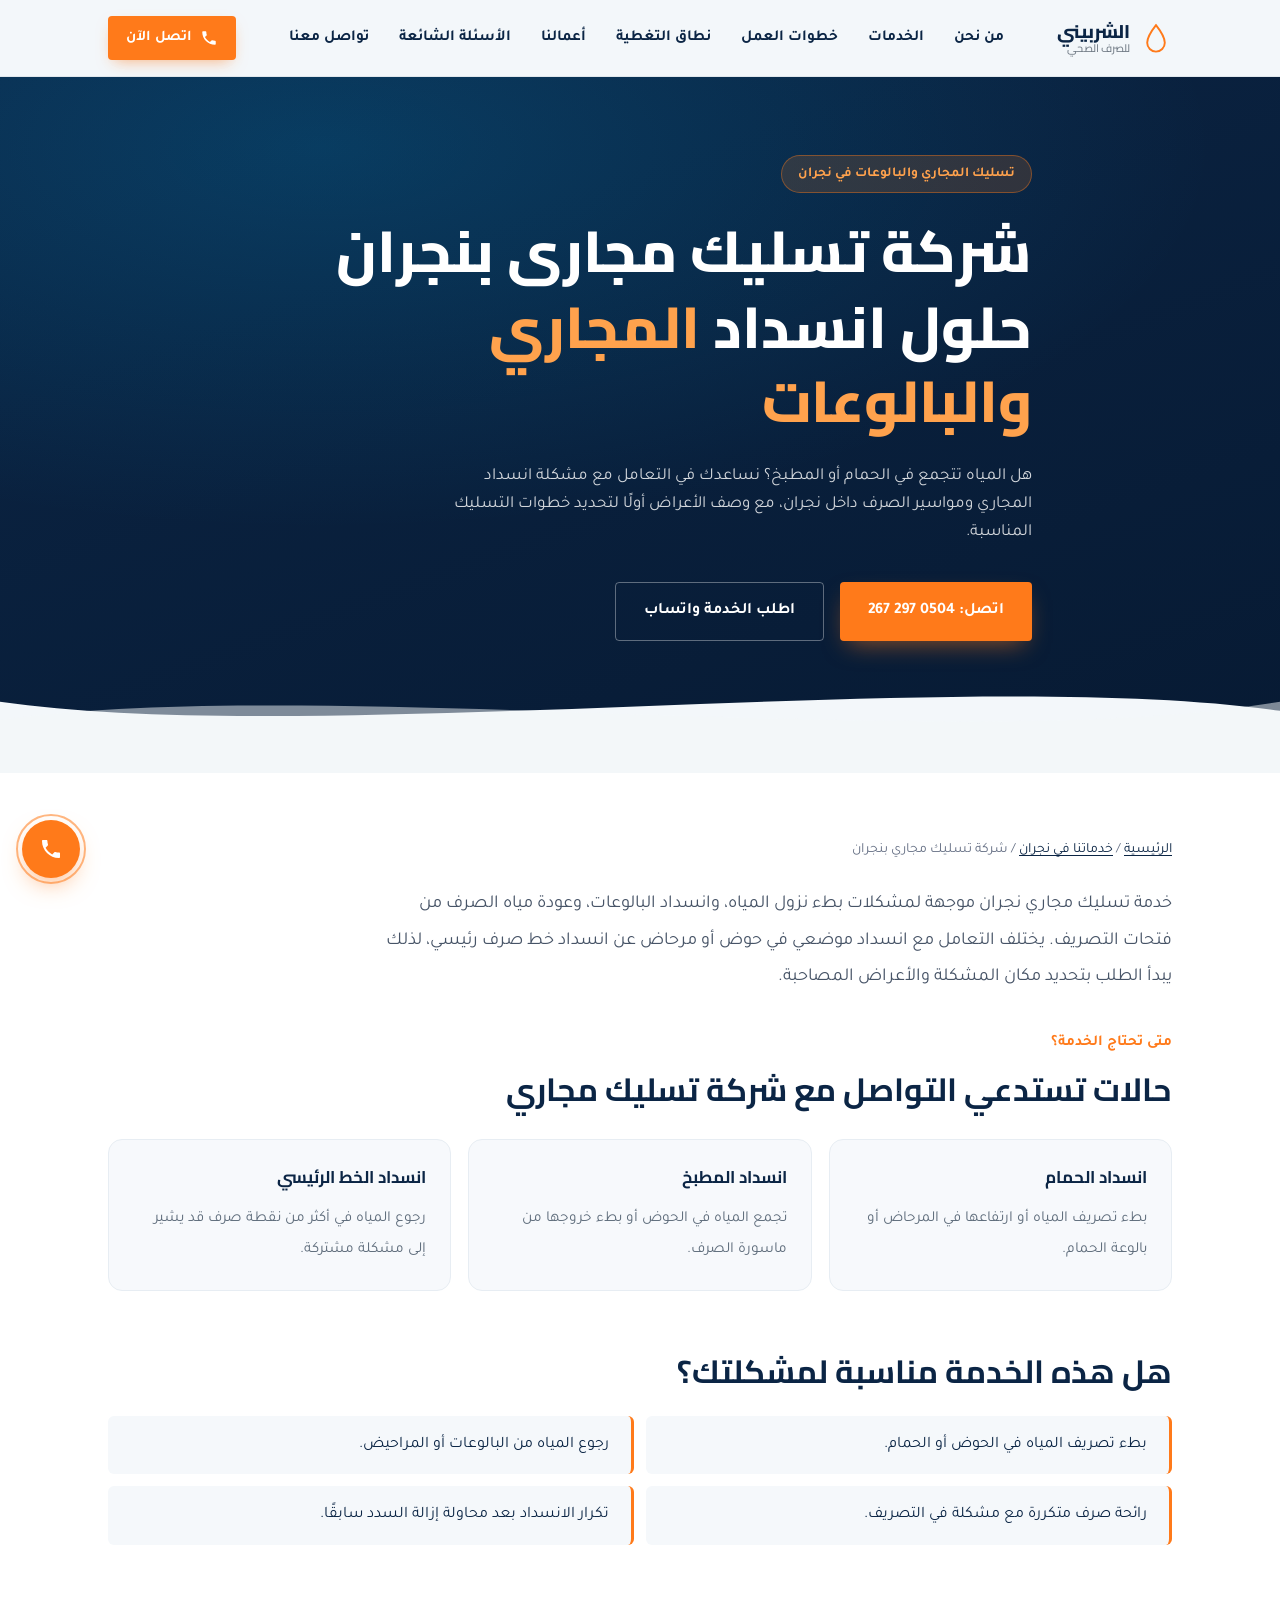
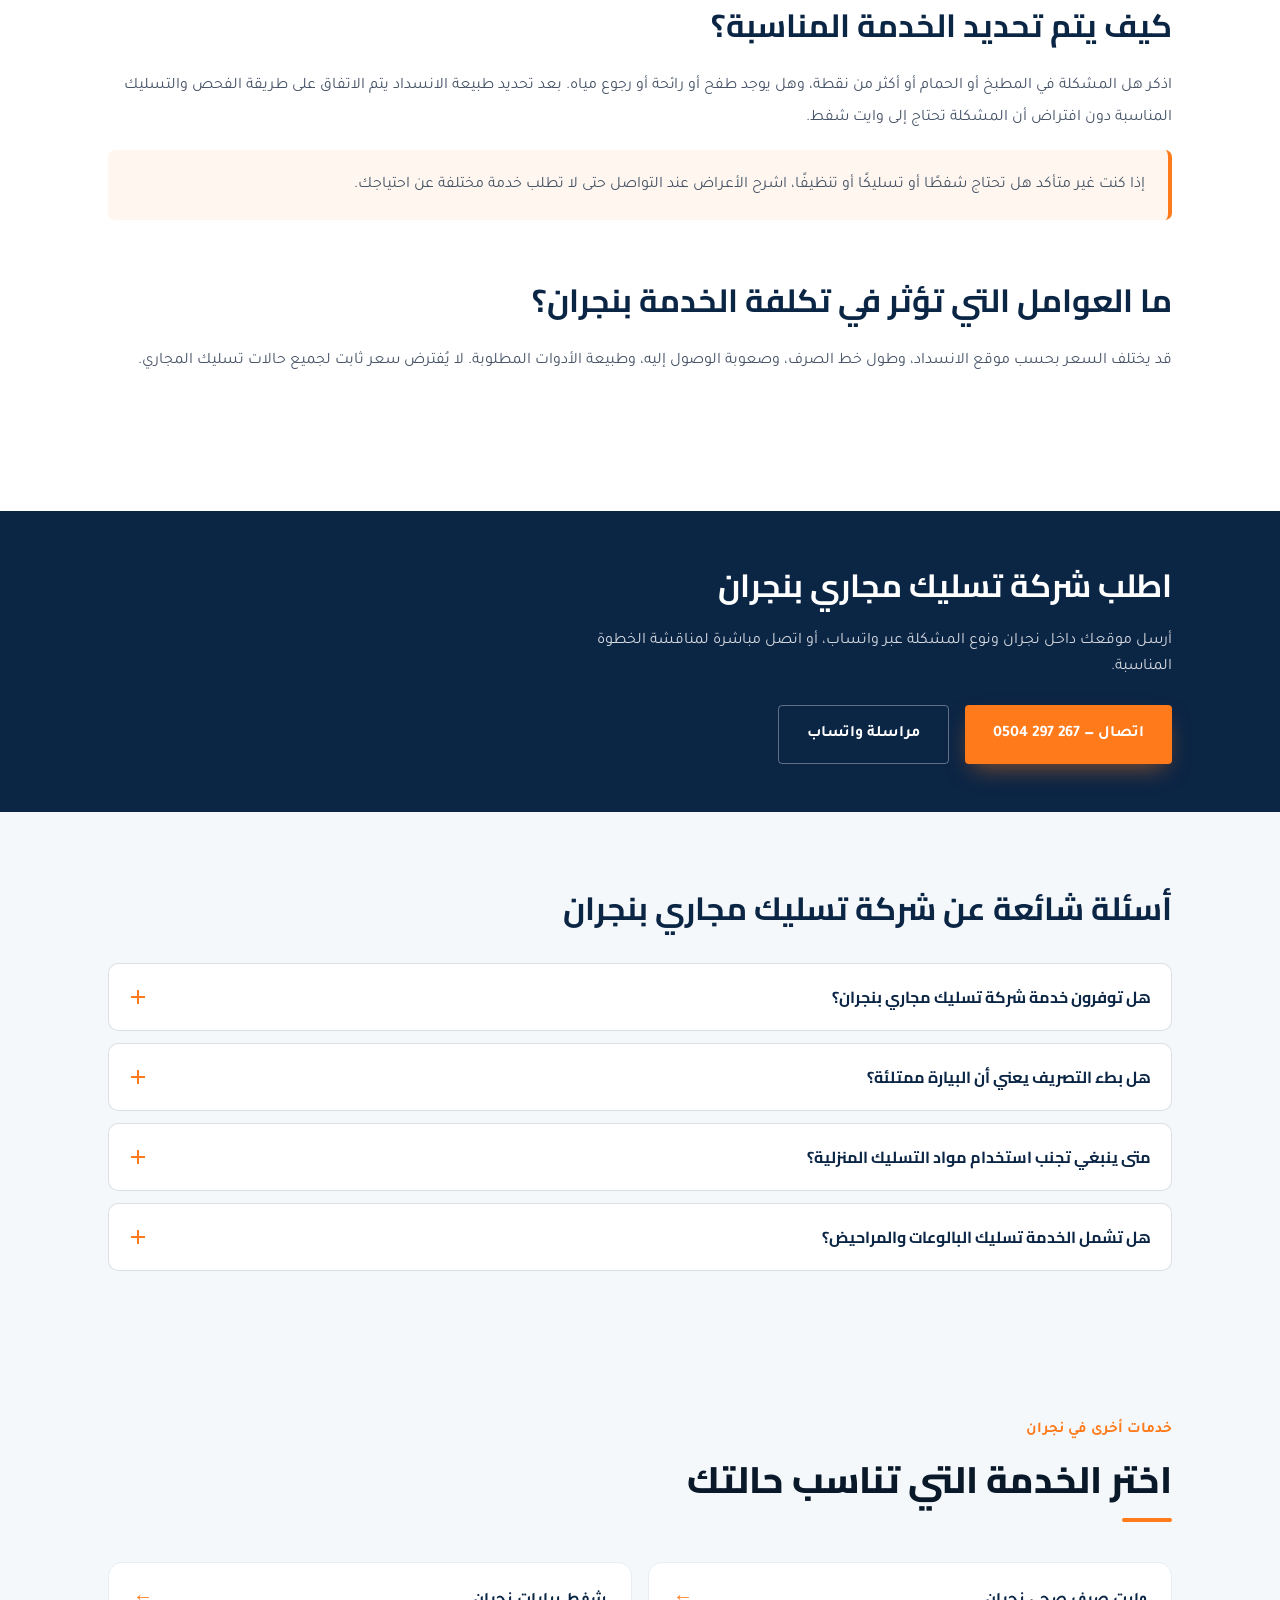
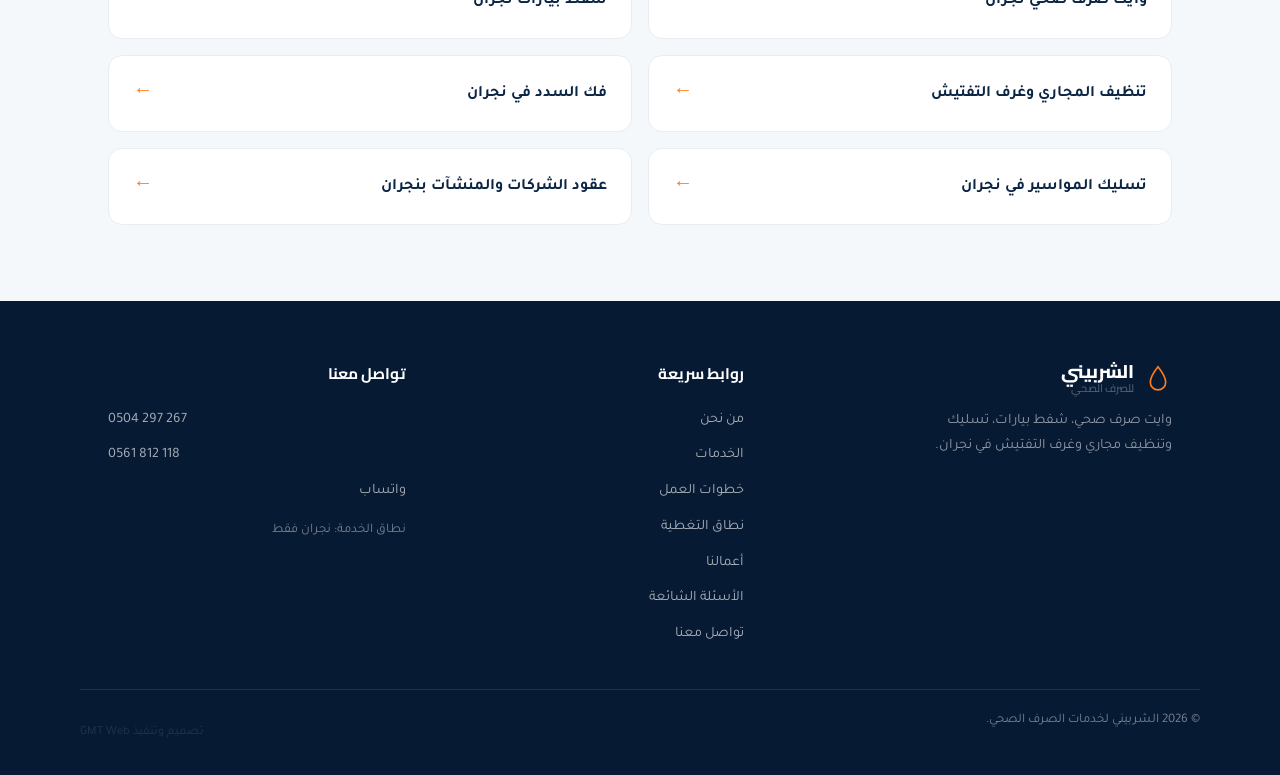
<file: tasleek-majari-najran/index.html>
<!DOCTYPE html>
<html lang="ar" dir="rtl"><head><meta charset="UTF-8"><meta name="viewport" content="width=device-width, initial-scale=1.0">
<title>شركة تسليك مجاري بنجران | تسليك بالوعات ومواسير | الشربيني</title><meta name="description" content="شركة تسليك مجاري بنجران لمعالجة انسداد مواسير الصرف والبالوعات والمراحيض. تعرّف على علامات الانسداد وخطوات الطلب واتصل على 0504297267."><meta name="robots" content="index,follow,max-image-preview:large"><meta name="theme-color" content="#0B2545">
<link rel="preconnect" href="https://fonts.googleapis.com"><link rel="preconnect" href="https://fonts.gstatic.com" crossorigin><link href="https://fonts.googleapis.com/css2?family=Cairo:wght@600;700;800&amp;family=Tajawal:wght@400;500;700&amp;display=swap" rel="stylesheet">
<link rel="stylesheet" href="../style.css"><script type="application/ld+json">{"@context":"https://schema.org","@type":"Service","name":"تسليك مجاري نجران","serviceType":"تسليك مجاري نجران","areaServed":{"@type":"City","name":"نجران"},"provider":{"@type":"Organization","name":"الشربيني لخدمات الصرف الصحي","telephone":"+966504297267"}}</script></head>
<body><header class="site-header">
<div class="wrap header-inner">
<a class="brand" href="../#top">
<span aria-hidden="true" class="brand-mark">
<svg height="32" viewbox="0 0 40 40" width="32">
<path d="M20 4 C20 4 9 18 9 26 a11 11 0 0 0 22 0 C31 18 20 4 20 4 Z" fill="none" stroke="currentColor" stroke-width="2.4"></path>
</svg>
</span>
<span class="brand-name">الشربيني<em>للصرف الصحي</em></span>
</a>
<nav aria-label="التنقل الرئيسي" class="main-nav" id="mainNav">
<a href="../#about">من نحن</a>
<a href="../#services">الخدمات</a>
<a href="../#process">خطوات العمل</a>
<a href="../#coverage">نطاق التغطية</a>
<a href="../#gallery">أعمالنا</a>
<a href="../#faq">الأسئلة الشائعة</a>
<a href="../#contact">تواصل معنا</a>
</nav>
<div class="header-actions">
<a class="header-call" href="tel:+966504297267">
<svg aria-hidden="true" height="18" viewbox="0 0 24 24" width="18">
<path d="M6.6 10.8c1.4 2.8 3.8 5.2 6.6 6.6l2.2-2.2c.3-.3.7-.4 1-.2 1.1.4 2.3.6 3.6.6.6 0 1 .4 1 1V20c0 .6-.4 1-1 1-9.4 0-17-7.6-17-17 0-.6.4-1 1-1h3.4c.6 0 1 .4 1 1 0 1.3.2 2.5.6 3.6.1.4 0 .8-.2 1L6.6 10.8z" fill="currentColor"></path>
</svg>
<span>اتصل الآن</span>
</a>
<button aria-controls="mainNav" aria-expanded="false" aria-label="فتح القائمة" class="nav-toggle" id="navToggle" type="button">
<span></span><span></span><span></span>
</button>
</div>
</div>
</header>
<main id="top">
<section class="hero hero--service"><div class="bubbles" aria-hidden="true"><span></span><span></span><span></span><span></span><span></span><span></span></div>
<div class="wrap hero-inner"><p class="hero-badge">تسليك المجاري والبالوعات في نجران</p><h1 class="hero-title"><span class="wipe-line" data-wipe>شركة تسليك مجاري بنجران</span><span class="wipe-line" data-wipe>حلول انسداد <em>المجاري والبالوعات</em></span></h1><p class="hero-sub">هل المياه تتجمع في الحمام أو المطبخ؟ نساعدك في التعامل مع مشكلة انسداد المجاري ومواسير الصرف داخل نجران، مع وصف الأعراض أولًا لتحديد خطوات التسليك المناسبة.</p><div class="hero-actions">
<a class="btn btn-primary" href="tel:+966504297267">اتصل: 0504 297 267</a><a class="btn btn-ghost" href="https://wa.me/966504297267" target="_blank" rel="noopener">اطلب الخدمة واتساب</a></div></div>
<div class="hero-wave" aria-hidden="true"><svg viewBox="0 0 1200 120" preserveAspectRatio="none"><path class="wave-path wave-path-1" d="M0,40 C300,90 900,0 1200,50 L1200,120 L0,120 Z"></path><path class="wave-path wave-path-2" d="M0,60 C300,10 900,100 1200,40 L1200,120 L0,120 Z"></path></svg></div></section>
<section class="service-detail"><div class="wrap">
<nav class="breadcrumbs" aria-label="مسار الصفحة"><a href="../">الرئيسية</a> / <a href="../#services">خدماتنا في نجران</a> / <span aria-current="page">شركة تسليك مجاري بنجران</span></nav>
<p class="detail-intro">خدمة تسليك مجاري نجران موجهة لمشكلات بطء نزول المياه، وانسداد البالوعات، وعودة مياه الصرف من فتحات التصريف. يختلف التعامل مع انسداد موضعي في حوض أو مرحاض عن انسداد خط صرف رئيسي، لذلك يبدأ الطلب بتحديد مكان المشكلة والأعراض المصاحبة.</p>
<div class="detail-block"><span class="eyebrow">متى تحتاج الخدمة؟</span><h2>حالات تستدعي التواصل مع شركة تسليك مجاري</h2><div class="detail-cards"><article class="detail-card"><h3>انسداد الحمام</h3><p>بطء تصريف المياه أو ارتفاعها في المرحاض أو بالوعة الحمام.</p></article><article class="detail-card"><h3>انسداد المطبخ</h3><p>تجمع المياه في الحوض أو بطء خروجها من ماسورة الصرف.</p></article><article class="detail-card"><h3>انسداد الخط الرئيسي</h3><p>رجوع المياه في أكثر من نقطة صرف قد يشير إلى مشكلة مشتركة.</p></article></div></div>
<div class="detail-block"><h2>هل هذه الخدمة مناسبة لمشكلتك؟</h2><ul class="detail-list"><li>بطء تصريف المياه في الحوض أو الحمام.</li><li>رجوع المياه من البالوعات أو المراحيض.</li><li>رائحة صرف متكررة مع مشكلة في التصريف.</li><li>تكرار الانسداد بعد محاولة إزالة السدد سابقًا.</li></ul></div>
<div class="detail-block"><h2>كيف يتم تحديد الخدمة المناسبة؟</h2><p>اذكر هل المشكلة في المطبخ أو الحمام أو أكثر من نقطة، وهل يوجد طفح أو رائحة أو رجوع مياه. بعد تحديد طبيعة الانسداد يتم الاتفاق على طريقة الفحص والتسليك المناسبة دون افتراض أن المشكلة تحتاج إلى وايت شفط.</p><p class="detail-note">إذا كنت غير متأكد هل تحتاج شفطًا أو تسليكًا أو تنظيفًا، اشرح الأعراض عند التواصل حتى لا تطلب خدمة مختلفة عن احتياجك.</p></div>
<div class="detail-block"><h2>ما العوامل التي تؤثر في تكلفة الخدمة بنجران؟</h2><p>قد يختلف السعر بحسب موقع الانسداد، وطول خط الصرف، وصعوبة الوصول إليه، وطبيعة الأدوات المطلوبة. لا يُفترض سعر ثابت لجميع حالات تسليك المجاري.</p></div>
</div></section>
<section class="detail-contact" id="contact"><div class="wrap"><h2>اطلب شركة تسليك مجاري بنجران</h2><p>أرسل موقعك داخل نجران ونوع المشكلة عبر واتساب، أو اتصل مباشرة لمناقشة الخطوة المناسبة.</p><div class="hero-actions"><a class="btn btn-primary" href="tel:+966504297267">0504 297 267 — اتصال</a><a class="btn btn-ghost" href="https://wa.me/966504297267" target="_blank" rel="noopener">مراسلة واتساب</a></div></div></section>
<section class="service-questions" id="faq"><div class="wrap"><h2>أسئلة شائعة عن شركة تسليك مجاري بنجران</h2><div class="faq-list"><div class="faq-item"><button class="faq-question" type="button" aria-expanded="false"><span>هل توفرون خدمة شركة تسليك مجاري بنجران؟</span><span class="faq-icon" aria-hidden="true"></span></button><div class="faq-answer"><div class="faq-answer-inner"><p>الموقع مخصص لطلبات تسليك المجاري داخل نجران؛ تواصل لوصف موقعك والمشكلة وتحديد التفاصيل.</p></div></div></div>
<div class="faq-item"><button class="faq-question" type="button" aria-expanded="false"><span>هل بطء التصريف يعني أن البيارة ممتلئة؟</span><span class="faq-icon" aria-hidden="true"></span></button><div class="faq-answer"><div class="faq-answer-inner"><p>ليس بالضرورة؛ قد ينشأ من انسداد موضعي أو في الخط الرئيسي أو من امتلاء البيارة، ويختلف الحل بحسب السبب.</p></div></div></div>
<div class="faq-item"><button class="faq-question" type="button" aria-expanded="false"><span>متى ينبغي تجنب استخدام مواد التسليك المنزلية؟</span><span class="faq-icon" aria-hidden="true"></span></button><div class="faq-answer"><div class="faq-answer-inner"><p>إذا كانت المشكلة متكررة أو يصاحبها طفح مياه، فتجنّب خلط مواد كيميائية مختلفة، واستفسر عن فحص سبب الانسداد.</p></div></div></div>
<div class="faq-item"><button class="faq-question" type="button" aria-expanded="false"><span>هل تشمل الخدمة تسليك البالوعات والمراحيض؟</span><span class="faq-icon" aria-hidden="true"></span></button><div class="faq-answer"><div class="faq-answer-inner"><p>يمكن طلب معالجة انسداد البالوعات والمراحيض ومواسير الصرف بعد تحديد وصف المشكلة.</p></div></div></div></div></div></section>
<section class="related-services"><div class="wrap"><span class="eyebrow">خدمات أخرى في نجران</span><h2 class="section-title">اختر الخدمة التي تناسب حالتك</h2><div class="related-grid"><a href="../waite-sarf-sahi-najran/">وايت صرف صحي نجران <span aria-hidden="true">←</span></a><a href="../shaft-biyarat-najran/">شفط بيارات نجران <span aria-hidden="true">←</span></a><a href="../tanzeef-majari-najran/">تنظيف المجاري وغرف التفتيش <span aria-hidden="true">←</span></a>
<a href="../fak-sadad-najran/">فك السدد في نجران <span aria-hidden="true">←</span></a>
<a href="../tasleek-mawaseer-najran/">تسليك المواسير في نجران <span aria-hidden="true">←</span></a>
<a href="../oqood-sarf-sahi-najran/">عقود الشركات والمنشآت بنجران <span aria-hidden="true">←</span></a></div></div></section>
</main><a aria-label="اتصل الآن" class="floating-call" href="tel:+966504297267">
<span class="ring"></span>
<svg aria-hidden="true" height="24" viewbox="0 0 24 24" width="24">
<path d="M6.6 10.8c1.4 2.8 3.8 5.2 6.6 6.6l2.2-2.2c.3-.3.7-.4 1-.2 1.1.4 2.3.6 3.6.6.6 0 1 .4 1 1V20c0 .6-.4 1-1 1-9.4 0-17-7.6-17-17 0-.6.4-1 1-1h3.4c.6 0 1 .4 1 1 0 1.3.2 2.5.6 3.6.1.4 0 .8-.2 1L6.6 10.8z" fill="currentColor"></path>
</svg>
</a><footer class="site-footer">
<div class="wrap footer-grid">
<div class="footer-brand">
<a class="brand" href="../#top">
<span aria-hidden="true" class="brand-mark">
<svg height="28" viewbox="0 0 40 40" width="28">
<path d="M20 4 C20 4 9 18 9 26 a11 11 0 0 0 22 0 C31 18 20 4 20 4 Z" fill="none" stroke="currentColor" stroke-width="2.4"></path>
</svg>
</span>
<span class="brand-name">الشربيني<em>للصرف الصحي</em></span>
</a>
<p>وايت صرف صحي، شفط بيارات، تسليك وتنظيف مجاري وغرف التفتيش في نجران.</p>
</div>
<div class="footer-col">
<h4>روابط سريعة</h4>
<a href="../#about">من نحن</a>
<a href="../#services">الخدمات</a>
<a href="../#process">خطوات العمل</a>
<a href="../#coverage">نطاق التغطية</a>
<a href="../#gallery">أعمالنا</a>
<a href="../#faq">الأسئلة الشائعة</a>
<a href="../#contact">تواصل معنا</a>
</div>
<div class="footer-col">
<h4>تواصل معنا</h4>
<a dir="ltr" href="tel:+966504297267">0504 297 267</a>
<a dir="ltr" href="tel:+966561812118">0561 812 118</a>
<a href="https://wa.me/966504297267" rel="noopener" target="_blank">واتساب</a>
<p class="footer-note">نطاق الخدمة: نجران فقط</p>
</div>
</div>
<div class="wrap footer-bottom">
<span>© 2026 الشربيني لخدمات الصرف الصحي.</span>
<p class="designer-credit">
                تصميم وتنفيذ
                <a href="#">
<span class="gmt-text">GMT Web</span>
</a>
</p>
</div>
</footer><script src="../script.js"></script></body></html>
</file>
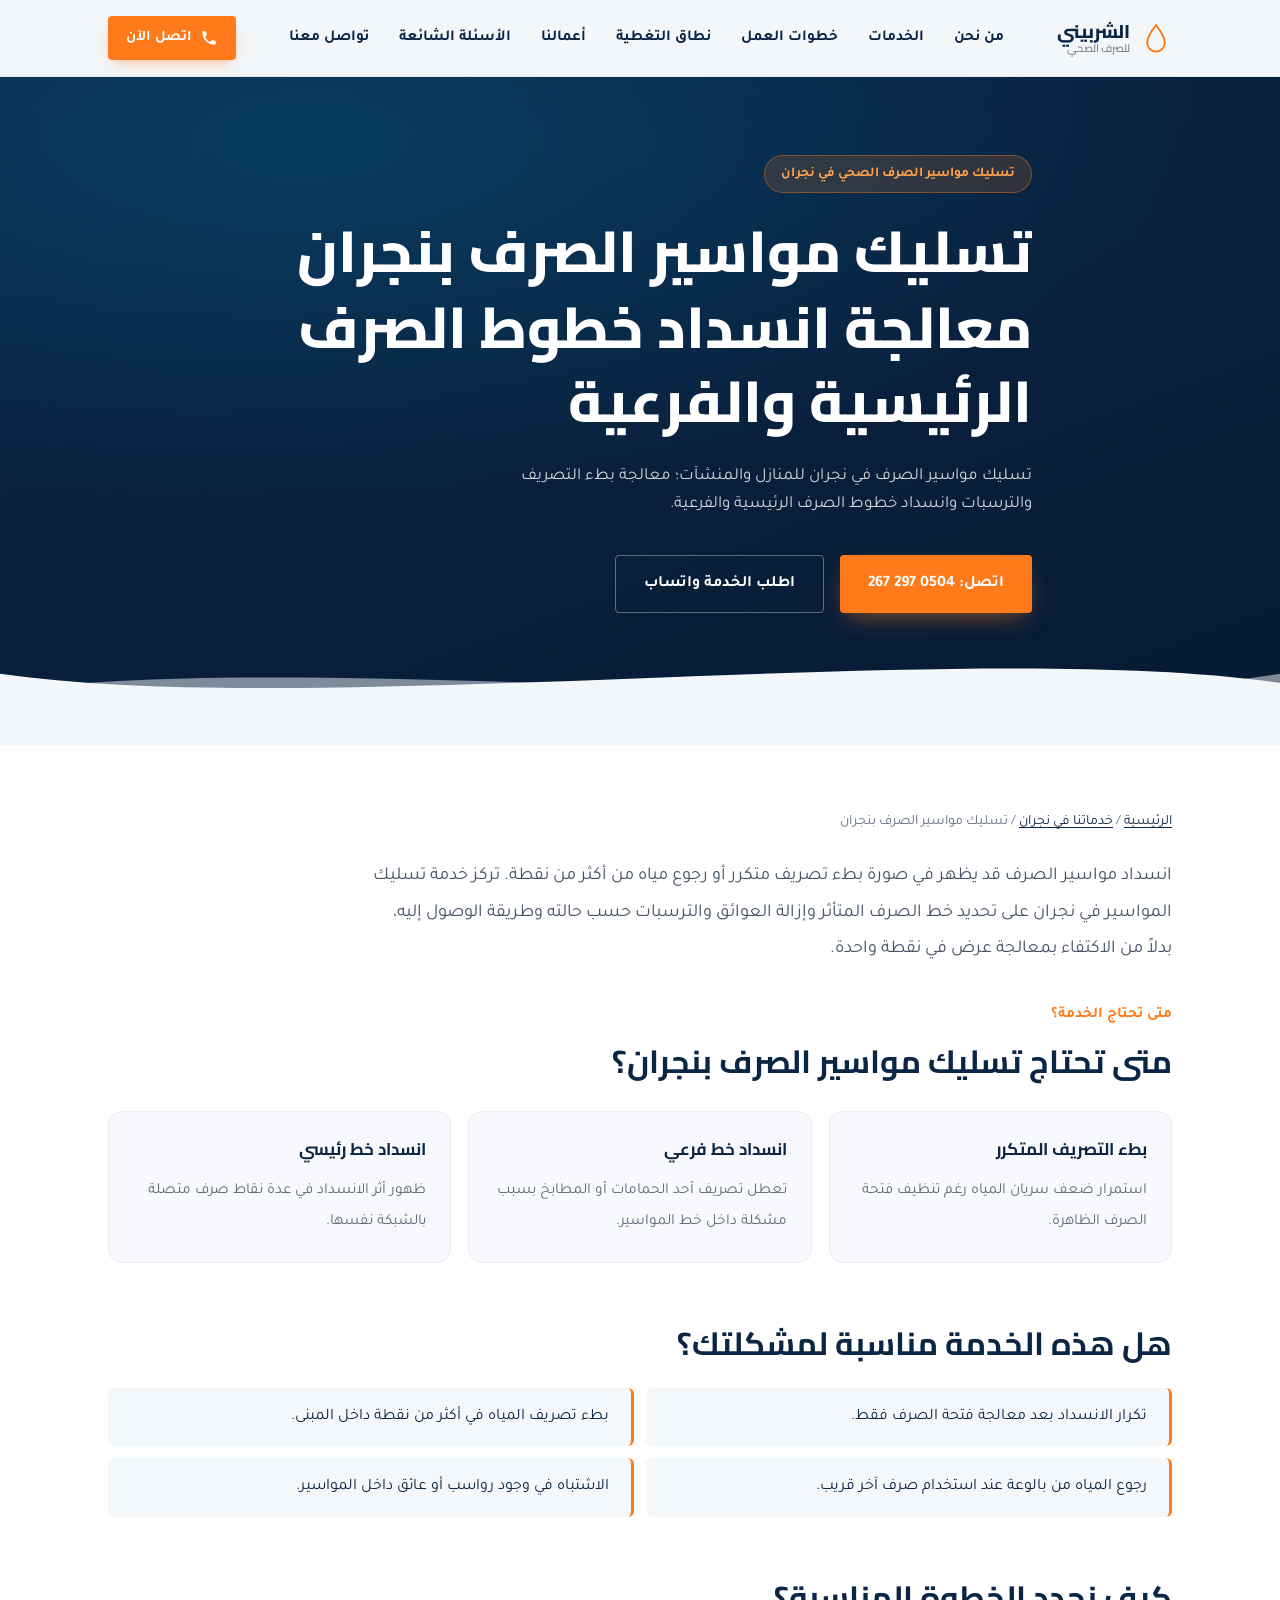
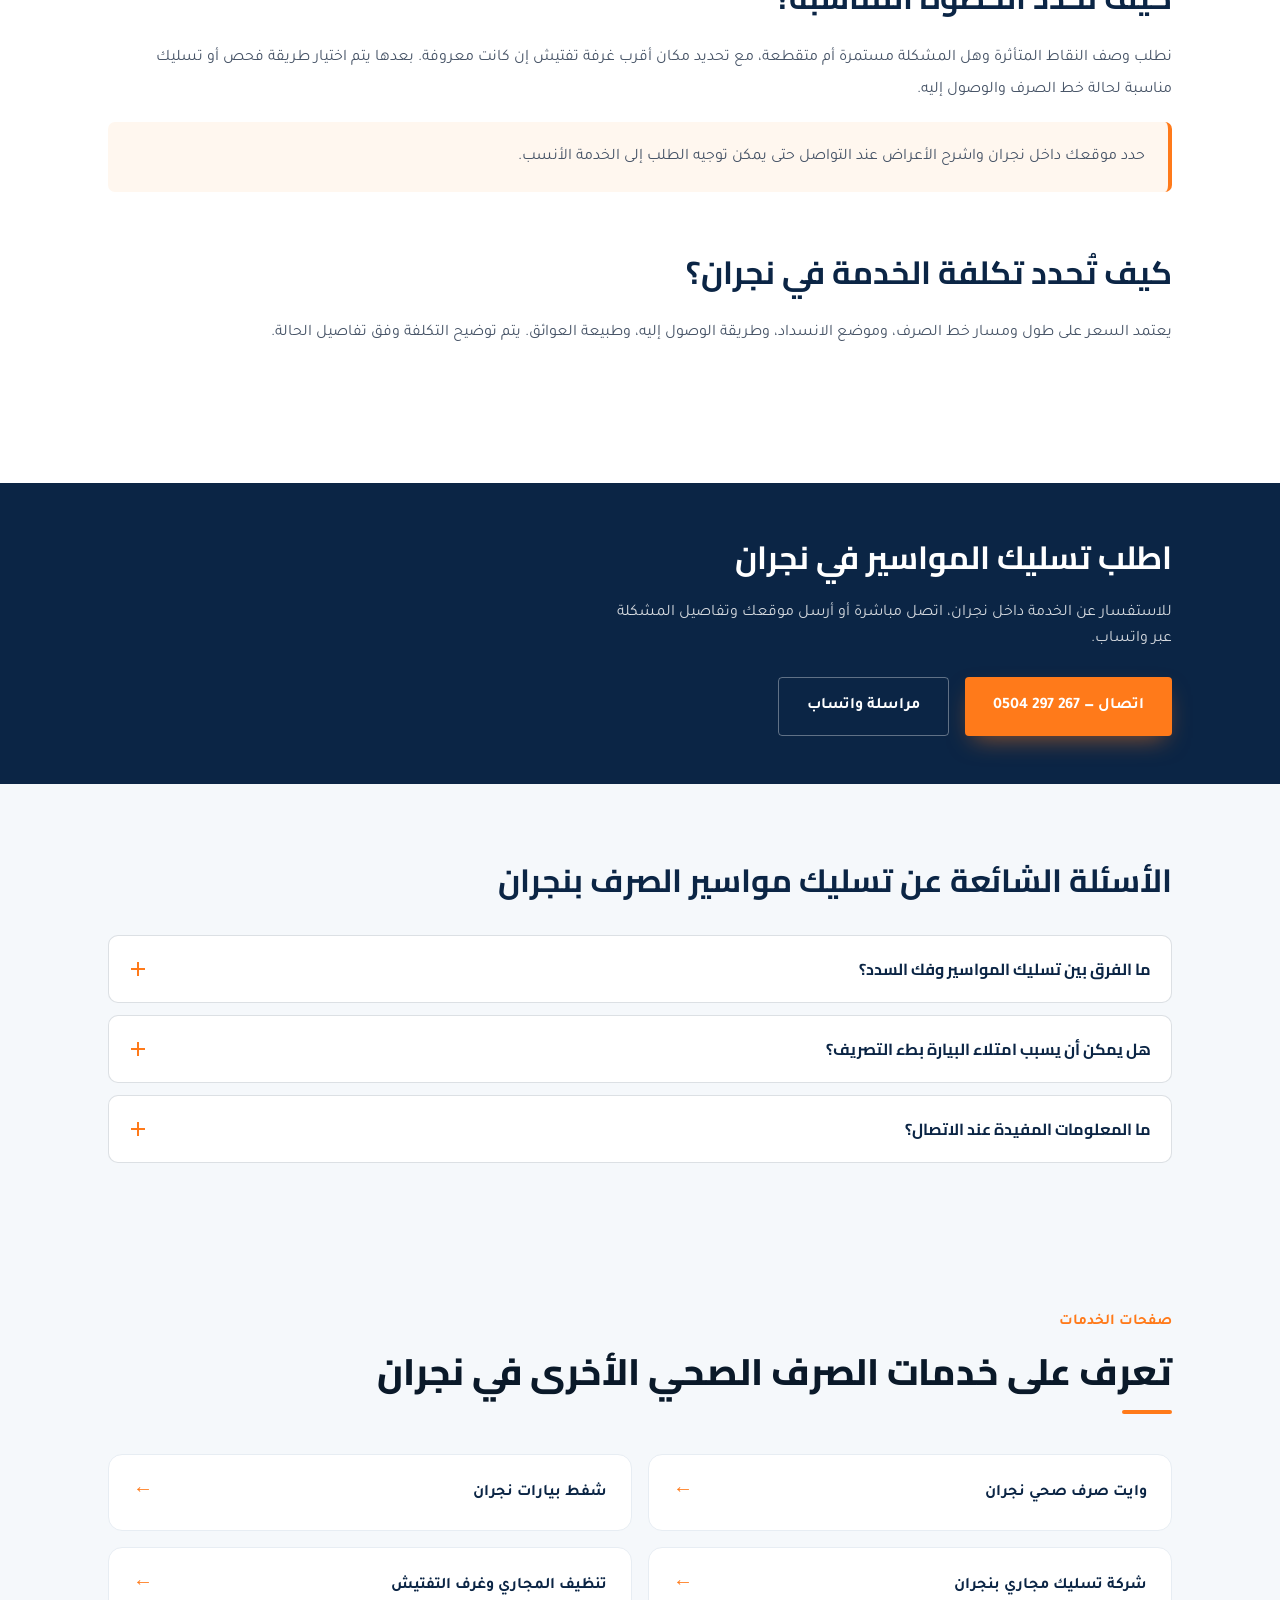
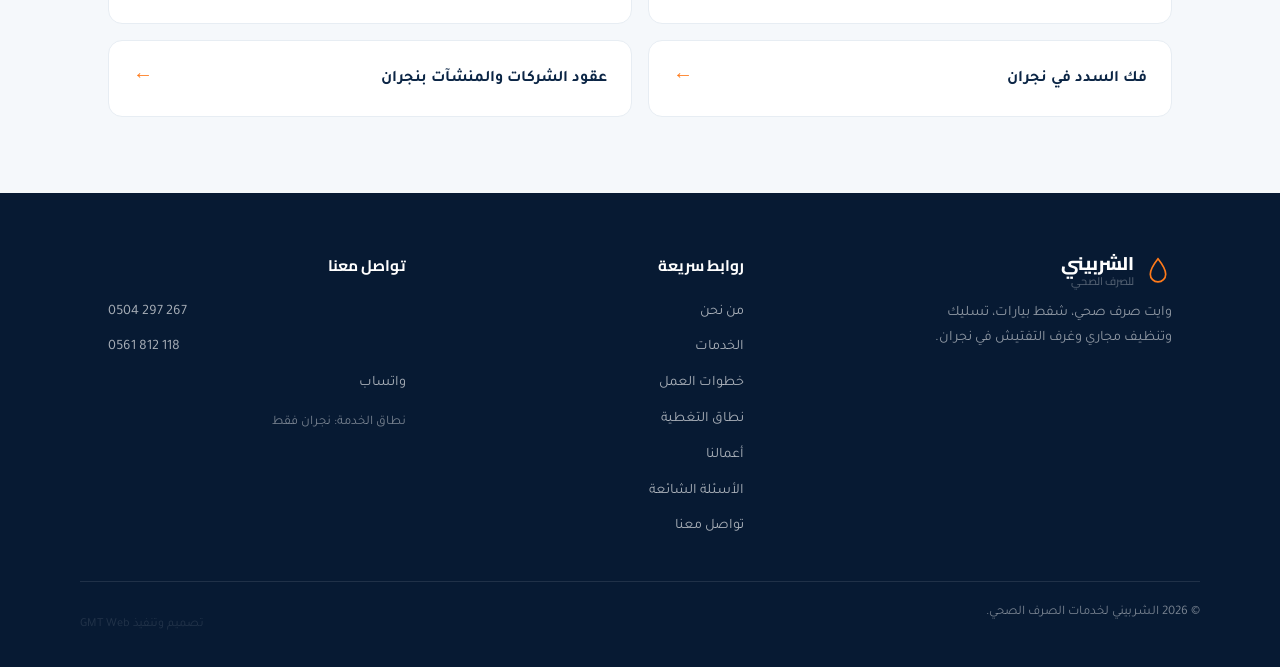
<file: tasleek-mawaseer-najran/index.html>
<!DOCTYPE html>
<html lang="ar" dir="rtl"><head><meta charset="UTF-8"><meta name="viewport" content="width=device-width, initial-scale=1.0">
<title>تسليك مواسير الصرف بنجران | خدمات الصرف الصحي نجران | الشربيني</title><meta name="description" content="تسليك مواسير الصرف في نجران للمنازل والمنشآت؛ معالجة بطء التصريف والترسبات وانسداد خطوط الصرف الرئيسية والفرعية."><meta name="robots" content="index,follow,max-image-preview:large"><meta name="theme-color" content="#0B2545">
<link rel="preconnect" href="https://fonts.googleapis.com"><link rel="preconnect" href="https://fonts.gstatic.com" crossorigin><link href="https://fonts.googleapis.com/css2?family=Cairo:wght@600;700;800&amp;family=Tajawal:wght@400;500;700&amp;display=swap" rel="stylesheet">
<link rel="stylesheet" href="../style.css"><script type="application/ld+json">{"@context":"https://schema.org","@type":"Service","name":"تسليك مواسير الصرف بنجران","serviceType":"تسليك مواسير نجران","areaServed":{"@type":"City","name":"نجران"},"provider":{"@type":"Organization","name":"الشربيني لخدمات الصرف الصحي","telephone":"+966504297267"}}</script></head>
<body><header class="site-header">
<div class="wrap header-inner">
<a class="brand" href="../#top">
<span aria-hidden="true" class="brand-mark">
<svg height="32" viewbox="0 0 40 40" width="32">
<path d="M20 4 C20 4 9 18 9 26 a11 11 0 0 0 22 0 C31 18 20 4 20 4 Z" fill="none" stroke="currentColor" stroke-width="2.4"></path>
</svg>
</span>
<span class="brand-name">الشربيني<em>للصرف الصحي</em></span>
</a>
<nav aria-label="التنقل الرئيسي" class="main-nav" id="mainNav">
<a href="../#about">من نحن</a>
<a href="../#services">الخدمات</a>
<a href="../#process">خطوات العمل</a>
<a href="../#coverage">نطاق التغطية</a>
<a href="../#gallery">أعمالنا</a>
<a href="../#faq">الأسئلة الشائعة</a>
<a href="../#contact">تواصل معنا</a>
</nav>
<div class="header-actions">
<a class="header-call" href="tel:+966504297267">
<svg aria-hidden="true" height="18" viewbox="0 0 24 24" width="18">
<path d="M6.6 10.8c1.4 2.8 3.8 5.2 6.6 6.6l2.2-2.2c.3-.3.7-.4 1-.2 1.1.4 2.3.6 3.6.6.6 0 1 .4 1 1V20c0 .6-.4 1-1 1-9.4 0-17-7.6-17-17 0-.6.4-1 1-1h3.4c.6 0 1 .4 1 1 0 1.3.2 2.5.6 3.6.1.4 0 .8-.2 1L6.6 10.8z" fill="currentColor"></path>
</svg>
<span>اتصل الآن</span>
</a>
<button aria-controls="mainNav" aria-expanded="false" aria-label="فتح القائمة" class="nav-toggle" id="navToggle" type="button">
<span></span><span></span><span></span>
</button>
</div>
</div>
</header>
<main id="top"><section class="hero hero--service"><div class="bubbles" aria-hidden="true"><span></span><span></span><span></span><span></span><span></span><span></span></div>
<div class="wrap hero-inner"><p class="hero-badge">تسليك مواسير الصرف الصحي في نجران</p><h1 class="hero-title"><span class="wipe-line" data-wipe>تسليك مواسير الصرف بنجران</span><span class="wipe-line" data-wipe>معالجة انسداد خطوط الصرف الرئيسية والفرعية</span></h1><p class="hero-sub">تسليك مواسير الصرف في نجران للمنازل والمنشآت؛ معالجة بطء التصريف والترسبات وانسداد خطوط الصرف الرئيسية والفرعية.</p>
<div class="hero-actions"><a class="btn btn-primary" href="tel:+966504297267">اتصل: 0504 297 267</a><a class="btn btn-ghost" href="https://wa.me/966504297267" target="_blank" rel="noopener">اطلب الخدمة واتساب</a></div></div>
<div class="hero-wave" aria-hidden="true"><svg viewBox="0 0 1200 120" preserveAspectRatio="none"><path class="wave-path wave-path-1" d="M0,40 C300,90 900,0 1200,50 L1200,120 L0,120 Z"></path><path class="wave-path wave-path-2" d="M0,60 C300,10 900,100 1200,40 L1200,120 L0,120 Z"></path></svg></div></section>
<section class="service-detail"><div class="wrap"><nav class="breadcrumbs" aria-label="مسار الصفحة"><a href="../">الرئيسية</a> / <a href="../#services">خدماتنا في نجران</a> / <span aria-current="page">تسليك مواسير الصرف بنجران</span></nav>
<p class="detail-intro">انسداد مواسير الصرف قد يظهر في صورة بطء تصريف متكرر أو رجوع مياه من أكثر من نقطة. تركز خدمة تسليك المواسير في نجران على تحديد خط الصرف المتأثر وإزالة العوائق والترسبات حسب حالته وطريقة الوصول إليه، بدلاً من الاكتفاء بمعالجة عرض في نقطة واحدة.</p>
<div class="detail-block"><span class="eyebrow">متى تحتاج الخدمة؟</span><h2>متى تحتاج تسليك مواسير الصرف بنجران؟</h2><div class="detail-cards"><article class="detail-card"><h3>بطء التصريف المتكرر</h3><p>استمرار ضعف سريان المياه رغم تنظيف فتحة الصرف الظاهرة.</p></article><article class="detail-card"><h3>انسداد خط فرعي</h3><p>تعطل تصريف أحد الحمامات أو المطابخ بسبب مشكلة داخل خط المواسير.</p></article><article class="detail-card"><h3>انسداد خط رئيسي</h3><p>ظهور أثر الانسداد في عدة نقاط صرف متصلة بالشبكة نفسها.</p></article></div></div>
<div class="detail-block"><h2>هل هذه الخدمة مناسبة لمشكلتك؟</h2><ul class="detail-list"><li>تكرار الانسداد بعد معالجة فتحة الصرف فقط.</li><li>بطء تصريف المياه في أكثر من نقطة داخل المبنى.</li><li>رجوع المياه من بالوعة عند استخدام صرف آخر قريب.</li><li>الاشتباه في وجود رواسب أو عائق داخل المواسير.</li></ul></div>
<div class="detail-block"><h2>كيف نحدد الخطوة المناسبة؟</h2><p>نطلب وصف النقاط المتأثرة وهل المشكلة مستمرة أم متقطعة، مع تحديد مكان أقرب غرفة تفتيش إن كانت معروفة. بعدها يتم اختيار طريقة فحص أو تسليك مناسبة لحالة خط الصرف والوصول إليه.</p><p class="detail-note">حدد موقعك داخل نجران واشرح الأعراض عند التواصل حتى يمكن توجيه الطلب إلى الخدمة الأنسب.</p></div>
<div class="detail-block"><h2>كيف تُحدد تكلفة الخدمة في نجران؟</h2><p>يعتمد السعر على طول ومسار خط الصرف، وموضع الانسداد، وطريقة الوصول إليه، وطبيعة العوائق. يتم توضيح التكلفة وفق تفاصيل الحالة.</p></div></div></section>
<section class="detail-contact" id="contact"><div class="wrap"><h2>اطلب تسليك المواسير في نجران</h2><p>للاستفسار عن الخدمة داخل نجران، اتصل مباشرة أو أرسل موقعك وتفاصيل المشكلة عبر واتساب.</p><div class="hero-actions"><a class="btn btn-primary" href="tel:+966504297267">0504 297 267 — اتصال</a><a class="btn btn-ghost" href="https://wa.me/966504297267" target="_blank" rel="noopener">مراسلة واتساب</a></div></div></section>
<section class="service-questions" id="faq"><div class="wrap"><h2>الأسئلة الشائعة عن تسليك مواسير الصرف بنجران</h2><div class="faq-list"><div class="faq-item"><button class="faq-question" type="button" aria-expanded="false"><span>ما الفرق بين تسليك المواسير وفك السدد؟</span><span class="faq-icon" aria-hidden="true"></span></button><div class="faq-answer"><div class="faq-answer-inner"><p>فك السدد يناسب كثيرًا من حالات انسداد نقطة صرف واحدة؛ أما تسليك المواسير فيركز على خط الصرف نفسه حين يمتد الانسداد داخله.</p></div></div></div><div class="faq-item"><button class="faq-question" type="button" aria-expanded="false"><span>هل يمكن أن يسبب امتلاء البيارة بطء التصريف؟</span><span class="faq-icon" aria-hidden="true"></span></button><div class="faq-answer"><div class="faq-answer-inner"><p>نعم، وقد يكون السبب انسداد المواسير أيضًا. توضيح الأعراض يساعد على تحديد ما إذا كانت الحاجة إلى شفط أو تسليك.</p></div></div></div><div class="faq-item"><button class="faq-question" type="button" aria-expanded="false"><span>ما المعلومات المفيدة عند الاتصال؟</span><span class="faq-icon" aria-hidden="true"></span></button><div class="faq-answer"><div class="faq-answer-inner"><p>اذكر عدد نقاط الصرف المتأثرة، ووجود رجوع للمياه أو روائح، وموقع العقار في نجران.</p></div></div></div></div></div></section>
<section class="related-services"><div class="wrap"><span class="eyebrow">صفحات الخدمات</span><h2 class="section-title">تعرف على خدمات الصرف الصحي الأخرى في نجران</h2><div class="related-grid"><a href="../waite-sarf-sahi-najran/">وايت صرف صحي نجران <span aria-hidden="true">←</span></a><a href="../shaft-biyarat-najran/">شفط بيارات نجران <span aria-hidden="true">←</span></a><a href="../tasleek-majari-najran/">شركة تسليك مجاري بنجران <span aria-hidden="true">←</span></a><a href="../tanzeef-majari-najran/">تنظيف المجاري وغرف التفتيش <span aria-hidden="true">←</span></a><a href="../fak-sadad-najran/">فك السدد في نجران <span aria-hidden="true">←</span></a><a href="../oqood-sarf-sahi-najran/">عقود الشركات والمنشآت بنجران <span aria-hidden="true">←</span></a></div></div></section>
</main><footer class="site-footer">
<div class="wrap footer-grid">
<div class="footer-brand">
<a class="brand" href="../#top">
<span aria-hidden="true" class="brand-mark">
<svg height="28" viewbox="0 0 40 40" width="28">
<path d="M20 4 C20 4 9 18 9 26 a11 11 0 0 0 22 0 C31 18 20 4 20 4 Z" fill="none" stroke="currentColor" stroke-width="2.4"></path>
</svg>
</span>
<span class="brand-name">الشربيني<em>للصرف الصحي</em></span>
</a>
<p>وايت صرف صحي، شفط بيارات، تسليك وتنظيف مجاري وغرف التفتيش في نجران.</p>
</div>
<div class="footer-col">
<h4>روابط سريعة</h4>
<a href="../#about">من نحن</a>
<a href="../#services">الخدمات</a>
<a href="../#process">خطوات العمل</a>
<a href="../#coverage">نطاق التغطية</a>
<a href="../#gallery">أعمالنا</a>
<a href="../#faq">الأسئلة الشائعة</a>
<a href="../#contact">تواصل معنا</a>
</div>
<div class="footer-col">
<h4>تواصل معنا</h4>
<a dir="ltr" href="tel:+966504297267">0504 297 267</a>
<a dir="ltr" href="tel:+966561812118">0561 812 118</a>
<a href="https://wa.me/966504297267" rel="noopener" target="_blank">واتساب</a>
<p class="footer-note">نطاق الخدمة: نجران فقط</p>
</div>
</div>
<div class="wrap footer-bottom">
<span>© 2026 الشربيني لخدمات الصرف الصحي.</span>
<p class="designer-credit">
                تصميم وتنفيذ
                <a href="#">
<span class="gmt-text">GMT Web</span>
</a>
</p>
</div>
</footer><script src="../script.js"></script></body></html>
</file>
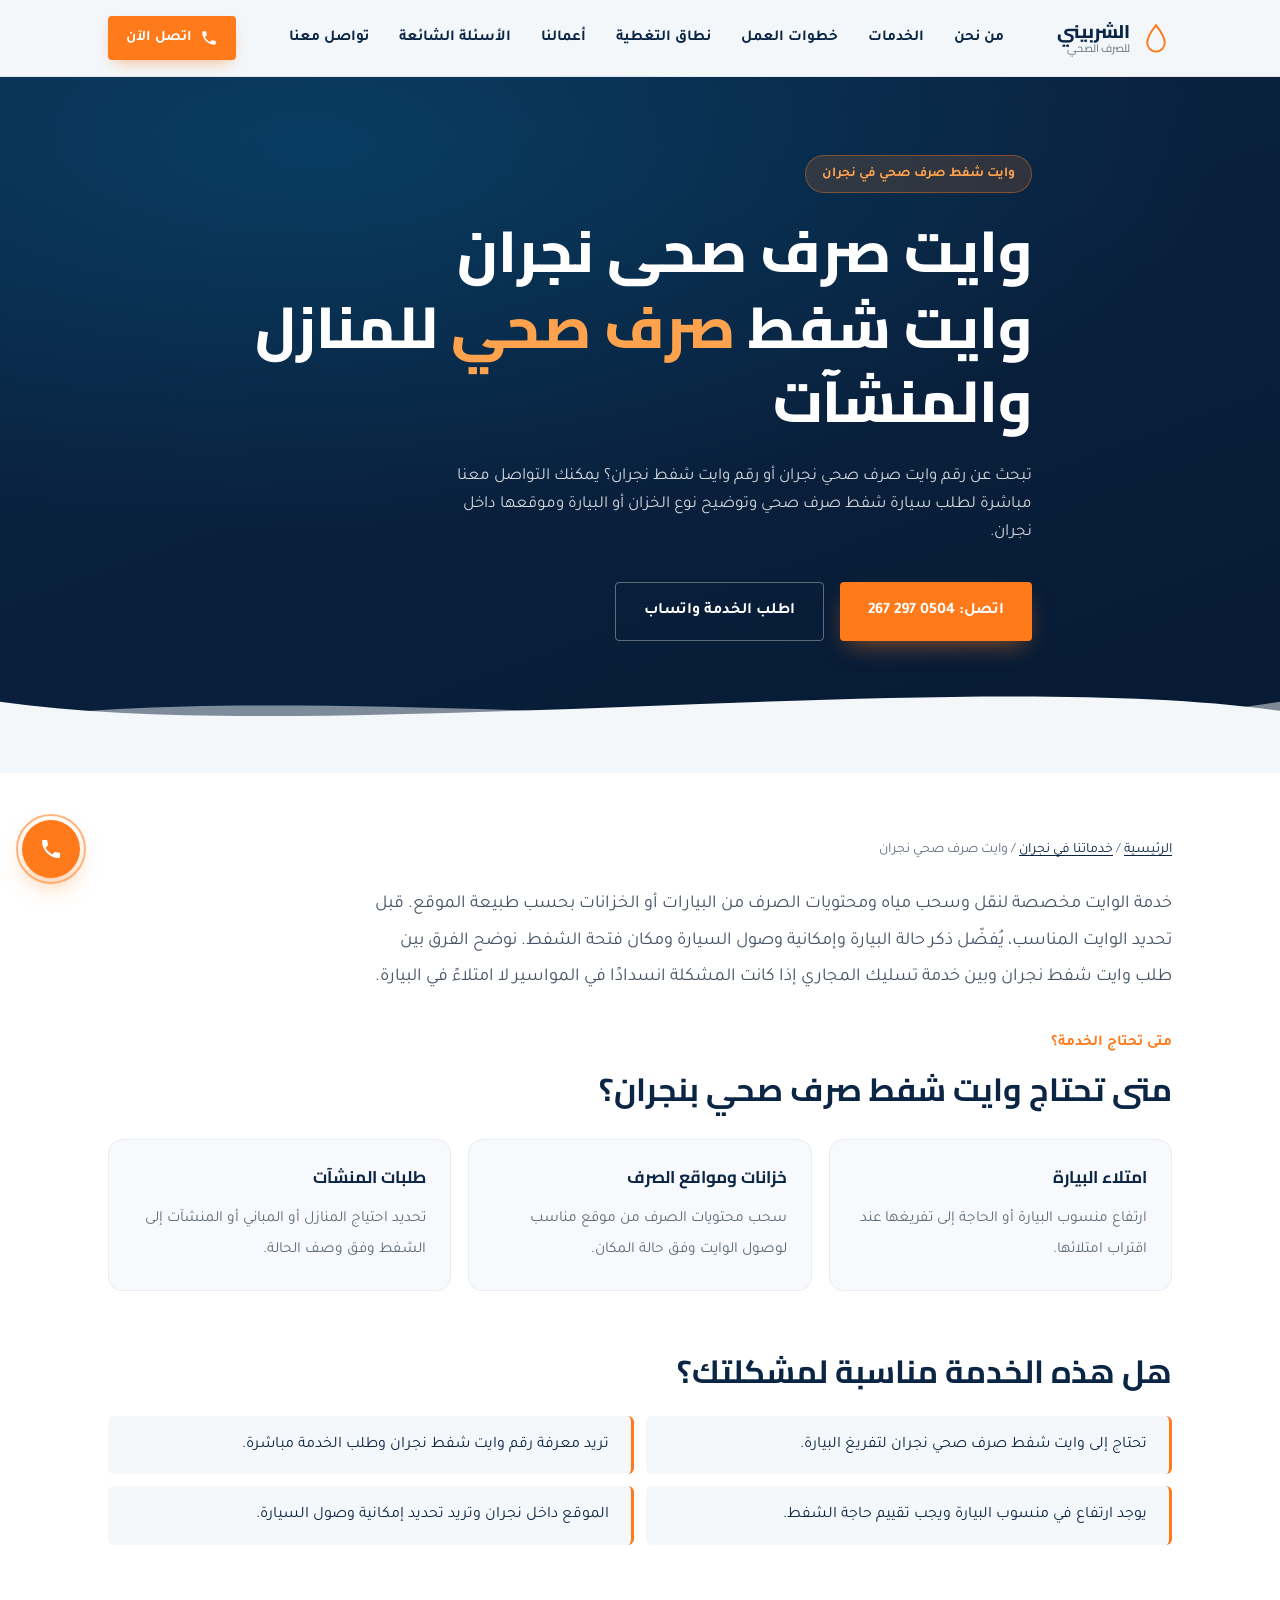
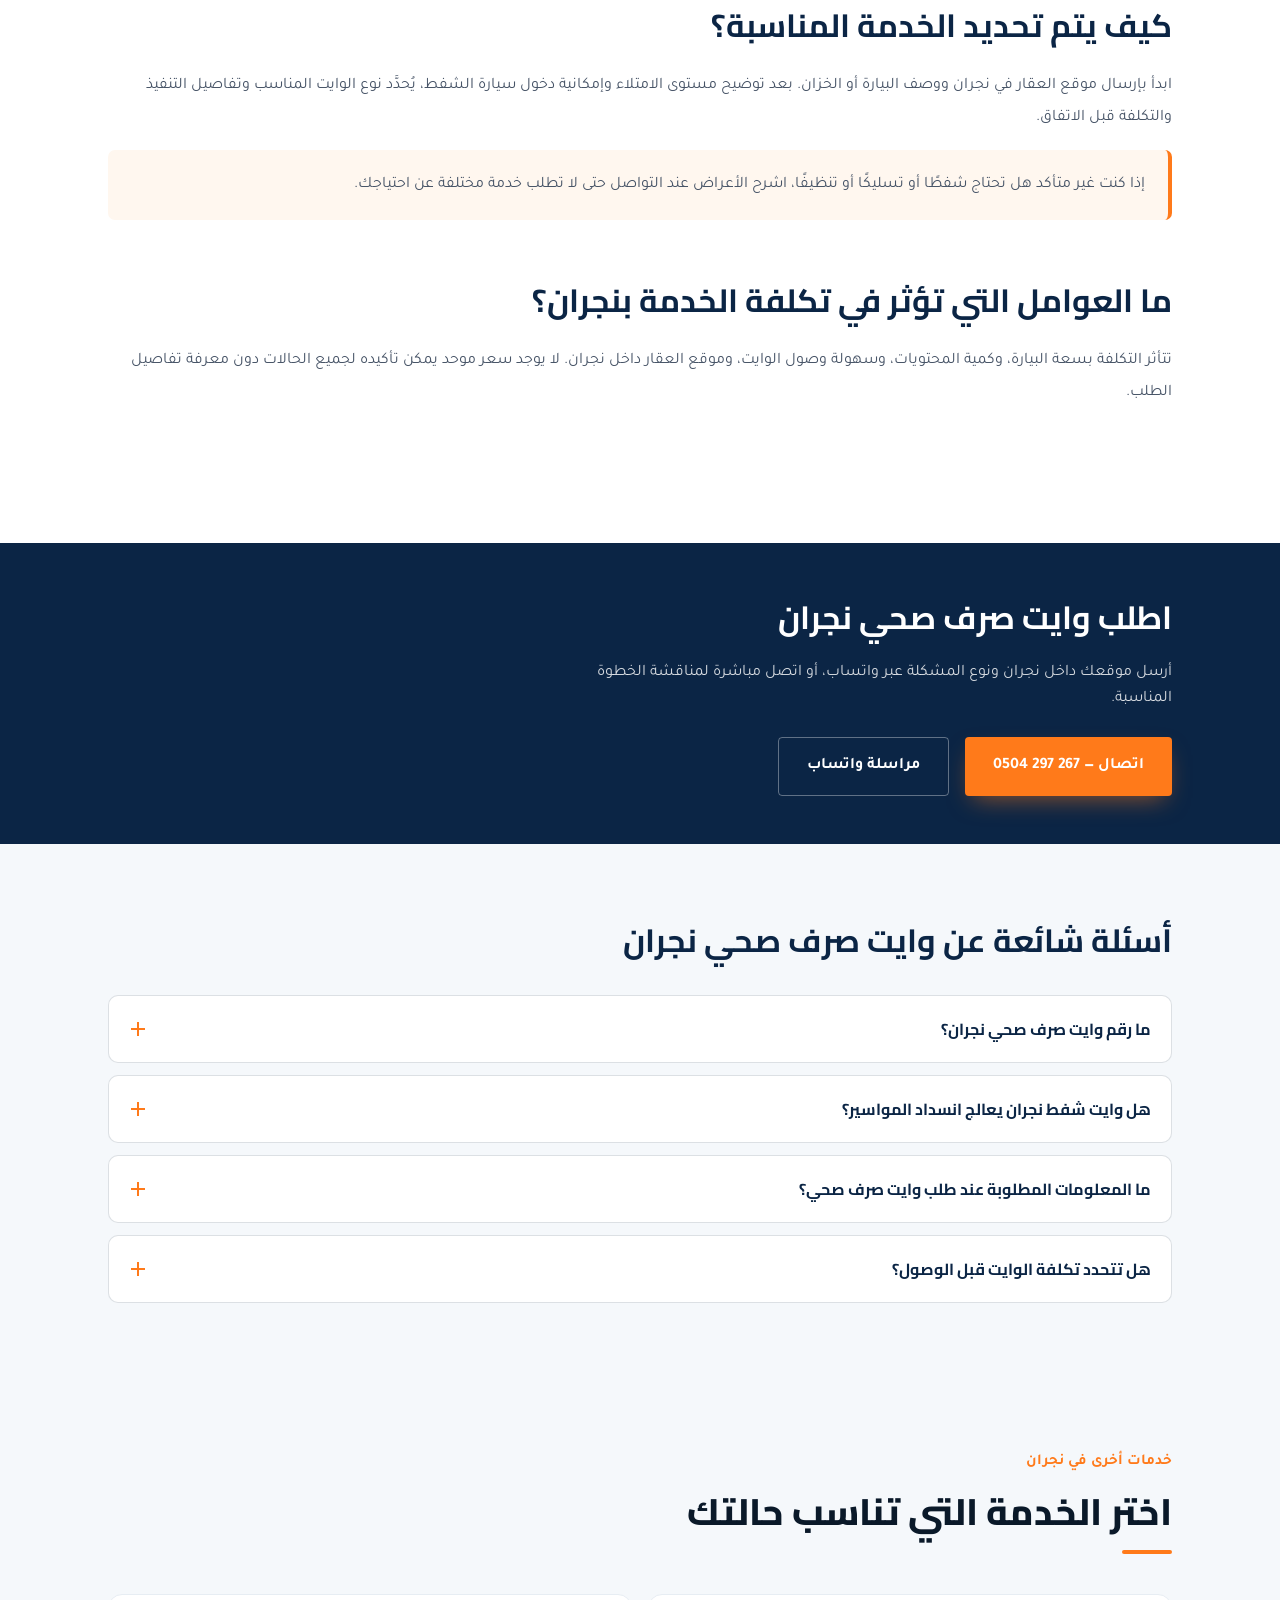
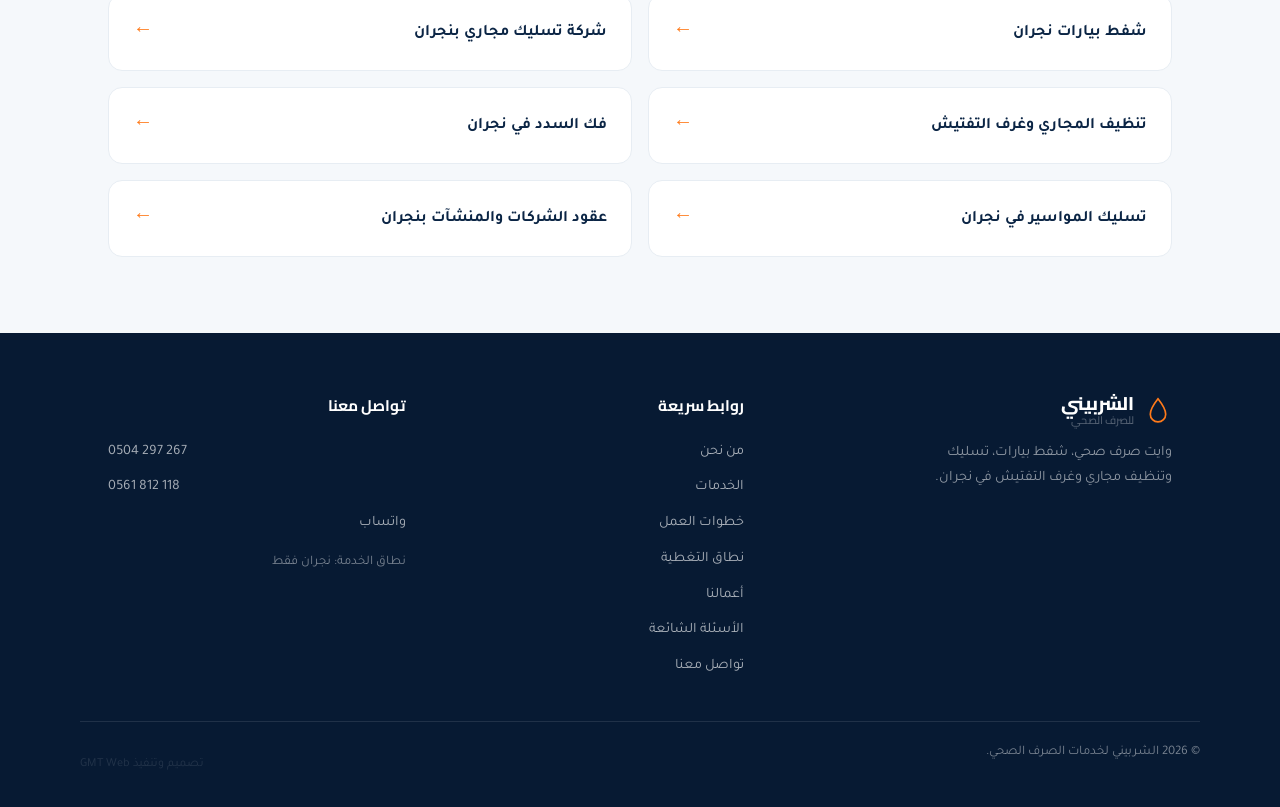
<file: waite-sarf-sahi-najran/index.html>
<!DOCTYPE html>
<html lang="ar" dir="rtl"><head><meta charset="UTF-8"><meta name="viewport" content="width=device-width, initial-scale=1.0">
<title>وايت صرف صحي نجران | رقم وايت شفط نجران | الشربيني</title><meta name="description" content="اطلب وايت صرف صحي نجران ووايت شفط صرف صحي للمنازل والمنشآت. رقم وايت شفط نجران 0504297267، اتصال وواتساب لتحديد الخدمة وموقع التنفيذ."><meta name="robots" content="index,follow,max-image-preview:large"><meta name="theme-color" content="#0B2545">
<link rel="preconnect" href="https://fonts.googleapis.com"><link rel="preconnect" href="https://fonts.gstatic.com" crossorigin><link href="https://fonts.googleapis.com/css2?family=Cairo:wght@600;700;800&amp;family=Tajawal:wght@400;500;700&amp;display=swap" rel="stylesheet">
<link rel="stylesheet" href="../style.css"><script type="application/ld+json">{"@context":"https://schema.org","@type":"Service","name":"وايت صرف صحي نجران","serviceType":"وايت صرف صحي نجران","areaServed":{"@type":"City","name":"نجران"},"provider":{"@type":"Organization","name":"الشربيني لخدمات الصرف الصحي","telephone":"+966504297267"}}</script></head>
<body><header class="site-header">
<div class="wrap header-inner">
<a class="brand" href="../#top">
<span aria-hidden="true" class="brand-mark">
<svg height="32" viewbox="0 0 40 40" width="32">
<path d="M20 4 C20 4 9 18 9 26 a11 11 0 0 0 22 0 C31 18 20 4 20 4 Z" fill="none" stroke="currentColor" stroke-width="2.4"></path>
</svg>
</span>
<span class="brand-name">الشربيني<em>للصرف الصحي</em></span>
</a>
<nav aria-label="التنقل الرئيسي" class="main-nav" id="mainNav">
<a href="../#about">من نحن</a>
<a href="../#services">الخدمات</a>
<a href="../#process">خطوات العمل</a>
<a href="../#coverage">نطاق التغطية</a>
<a href="../#gallery">أعمالنا</a>
<a href="../#faq">الأسئلة الشائعة</a>
<a href="../#contact">تواصل معنا</a>
</nav>
<div class="header-actions">
<a class="header-call" href="tel:+966504297267">
<svg aria-hidden="true" height="18" viewbox="0 0 24 24" width="18">
<path d="M6.6 10.8c1.4 2.8 3.8 5.2 6.6 6.6l2.2-2.2c.3-.3.7-.4 1-.2 1.1.4 2.3.6 3.6.6.6 0 1 .4 1 1V20c0 .6-.4 1-1 1-9.4 0-17-7.6-17-17 0-.6.4-1 1-1h3.4c.6 0 1 .4 1 1 0 1.3.2 2.5.6 3.6.1.4 0 .8-.2 1L6.6 10.8z" fill="currentColor"></path>
</svg>
<span>اتصل الآن</span>
</a>
<button aria-controls="mainNav" aria-expanded="false" aria-label="فتح القائمة" class="nav-toggle" id="navToggle" type="button">
<span></span><span></span><span></span>
</button>
</div>
</div>
</header>
<main id="top">
<section class="hero hero--service"><div class="bubbles" aria-hidden="true"><span></span><span></span><span></span><span></span><span></span><span></span></div>
<div class="wrap hero-inner"><p class="hero-badge">وايت شفط صرف صحي في نجران</p><h1 class="hero-title"><span class="wipe-line" data-wipe>وايت صرف صحي نجران</span><span class="wipe-line" data-wipe>وايت شفط <em>صرف صحي</em> للمنازل والمنشآت</span></h1><p class="hero-sub">تبحث عن رقم وايت صرف صحي نجران أو رقم وايت شفط نجران؟ يمكنك التواصل معنا مباشرة لطلب سيارة شفط صرف صحي وتوضيح نوع الخزان أو البيارة وموقعها داخل نجران.</p><div class="hero-actions">
<a class="btn btn-primary" href="tel:+966504297267">اتصل: 0504 297 267</a><a class="btn btn-ghost" href="https://wa.me/966504297267" target="_blank" rel="noopener">اطلب الخدمة واتساب</a></div></div>
<div class="hero-wave" aria-hidden="true"><svg viewBox="0 0 1200 120" preserveAspectRatio="none"><path class="wave-path wave-path-1" d="M0,40 C300,90 900,0 1200,50 L1200,120 L0,120 Z"></path><path class="wave-path wave-path-2" d="M0,60 C300,10 900,100 1200,40 L1200,120 L0,120 Z"></path></svg></div></section>
<section class="service-detail"><div class="wrap">
<nav class="breadcrumbs" aria-label="مسار الصفحة"><a href="../">الرئيسية</a> / <a href="../#services">خدماتنا في نجران</a> / <span aria-current="page">وايت صرف صحي نجران</span></nav>
<p class="detail-intro">خدمة الوايت مخصصة لنقل وسحب مياه ومحتويات الصرف من البيارات أو الخزانات بحسب طبيعة الموقع. قبل تحديد الوايت المناسب، يُفضّل ذكر حالة البيارة وإمكانية وصول السيارة ومكان فتحة الشفط. نوضح الفرق بين طلب وايت شفط نجران وبين خدمة تسليك المجاري إذا كانت المشكلة انسدادًا في المواسير لا امتلاءً في البيارة.</p>
<div class="detail-block"><span class="eyebrow">متى تحتاج الخدمة؟</span><h2>متى تحتاج وايت شفط صرف صحي بنجران؟</h2><div class="detail-cards"><article class="detail-card"><h3>امتلاء البيارة</h3><p>ارتفاع منسوب البيارة أو الحاجة إلى تفريغها عند اقتراب امتلائها.</p></article><article class="detail-card"><h3>خزانات ومواقع الصرف</h3><p>سحب محتويات الصرف من موقع مناسب لوصول الوايت وفق حالة المكان.</p></article><article class="detail-card"><h3>طلبات المنشآت</h3><p>تحديد احتياج المنازل أو المباني أو المنشآت إلى الشفط وفق وصف الحالة.</p></article></div></div>
<div class="detail-block"><h2>هل هذه الخدمة مناسبة لمشكلتك؟</h2><ul class="detail-list"><li>تحتاج إلى وايت شفط صرف صحي نجران لتفريغ البيارة.</li><li>تريد معرفة رقم وايت شفط نجران وطلب الخدمة مباشرة.</li><li>يوجد ارتفاع في منسوب البيارة ويجب تقييم حاجة الشفط.</li><li>الموقع داخل نجران وتريد تحديد إمكانية وصول السيارة.</li></ul></div>
<div class="detail-block"><h2>كيف يتم تحديد الخدمة المناسبة؟</h2><p>ابدأ بإرسال موقع العقار في نجران ووصف البيارة أو الخزان. بعد توضيح مستوى الامتلاء وإمكانية دخول سيارة الشفط، يُحدَّد نوع الوايت المناسب وتفاصيل التنفيذ والتكلفة قبل الاتفاق.</p><p class="detail-note">إذا كنت غير متأكد هل تحتاج شفطًا أو تسليكًا أو تنظيفًا، اشرح الأعراض عند التواصل حتى لا تطلب خدمة مختلفة عن احتياجك.</p></div>
<div class="detail-block"><h2>ما العوامل التي تؤثر في تكلفة الخدمة بنجران؟</h2><p>تتأثر التكلفة بسعة البيارة، وكمية المحتويات، وسهولة وصول الوايت، وموقع العقار داخل نجران. لا يوجد سعر موحد يمكن تأكيده لجميع الحالات دون معرفة تفاصيل الطلب.</p></div>
</div></section>
<section class="detail-contact" id="contact"><div class="wrap"><h2>اطلب وايت صرف صحي نجران</h2><p>أرسل موقعك داخل نجران ونوع المشكلة عبر واتساب، أو اتصل مباشرة لمناقشة الخطوة المناسبة.</p><div class="hero-actions"><a class="btn btn-primary" href="tel:+966504297267">0504 297 267 — اتصال</a><a class="btn btn-ghost" href="https://wa.me/966504297267" target="_blank" rel="noopener">مراسلة واتساب</a></div></div></section>
<section class="service-questions" id="faq"><div class="wrap"><h2>أسئلة شائعة عن وايت صرف صحي نجران</h2><div class="faq-list"><div class="faq-item"><button class="faq-question" type="button" aria-expanded="false"><span>ما رقم وايت صرف صحي نجران؟</span><span class="faq-icon" aria-hidden="true"></span></button><div class="faq-answer"><div class="faq-answer-inner"><p>رقم الاتصال الرئيسي هو 0504 297 267، ويمكن إرسال تفاصيل الطلب على واتساب الرقم نفسه.</p></div></div></div>
<div class="faq-item"><button class="faq-question" type="button" aria-expanded="false"><span>هل وايت شفط نجران يعالج انسداد المواسير؟</span><span class="faq-icon" aria-hidden="true"></span></button><div class="faq-answer"><div class="faq-answer-inner"><p>الوايت مخصص للشفط. إذا كان التصريف بطيئًا بسبب انسداد المواسير، فقد تكون خدمة تسليك المجاري أنسب.</p></div></div></div>
<div class="faq-item"><button class="faq-question" type="button" aria-expanded="false"><span>ما المعلومات المطلوبة عند طلب وايت صرف صحي؟</span><span class="faq-icon" aria-hidden="true"></span></button><div class="faq-answer"><div class="faq-answer-inner"><p>موقع العقار، نوع البيارة أو الخزان، طبيعة المشكلة، ومدى إمكانية وصول السيارة.</p></div></div></div>
<div class="faq-item"><button class="faq-question" type="button" aria-expanded="false"><span>هل تتحدد تكلفة الوايت قبل الوصول؟</span><span class="faq-icon" aria-hidden="true"></span></button><div class="faq-answer"><div class="faq-answer-inner"><p>يمكن مناقشة التكلفة المبدئية بعد وصف الحالة، ثم تأكيد التفاصيل وفق احتياج التنفيذ.</p></div></div></div></div></div></section>
<section class="related-services"><div class="wrap"><span class="eyebrow">خدمات أخرى في نجران</span><h2 class="section-title">اختر الخدمة التي تناسب حالتك</h2><div class="related-grid"><a href="../shaft-biyarat-najran/">شفط بيارات نجران <span aria-hidden="true">←</span></a><a href="../tasleek-majari-najran/">شركة تسليك مجاري بنجران <span aria-hidden="true">←</span></a><a href="../tanzeef-majari-najran/">تنظيف المجاري وغرف التفتيش <span aria-hidden="true">←</span></a>
<a href="../fak-sadad-najran/">فك السدد في نجران <span aria-hidden="true">←</span></a>
<a href="../tasleek-mawaseer-najran/">تسليك المواسير في نجران <span aria-hidden="true">←</span></a>
<a href="../oqood-sarf-sahi-najran/">عقود الشركات والمنشآت بنجران <span aria-hidden="true">←</span></a></div></div></section>
</main><a aria-label="اتصل الآن" class="floating-call" href="tel:+966504297267">
<span class="ring"></span>
<svg aria-hidden="true" height="24" viewbox="0 0 24 24" width="24">
<path d="M6.6 10.8c1.4 2.8 3.8 5.2 6.6 6.6l2.2-2.2c.3-.3.7-.4 1-.2 1.1.4 2.3.6 3.6.6.6 0 1 .4 1 1V20c0 .6-.4 1-1 1-9.4 0-17-7.6-17-17 0-.6.4-1 1-1h3.4c.6 0 1 .4 1 1 0 1.3.2 2.5.6 3.6.1.4 0 .8-.2 1L6.6 10.8z" fill="currentColor"></path>
</svg>
</a><footer class="site-footer">
<div class="wrap footer-grid">
<div class="footer-brand">
<a class="brand" href="../#top">
<span aria-hidden="true" class="brand-mark">
<svg height="28" viewbox="0 0 40 40" width="28">
<path d="M20 4 C20 4 9 18 9 26 a11 11 0 0 0 22 0 C31 18 20 4 20 4 Z" fill="none" stroke="currentColor" stroke-width="2.4"></path>
</svg>
</span>
<span class="brand-name">الشربيني<em>للصرف الصحي</em></span>
</a>
<p>وايت صرف صحي، شفط بيارات، تسليك وتنظيف مجاري وغرف التفتيش في نجران.</p>
</div>
<div class="footer-col">
<h4>روابط سريعة</h4>
<a href="../#about">من نحن</a>
<a href="../#services">الخدمات</a>
<a href="../#process">خطوات العمل</a>
<a href="../#coverage">نطاق التغطية</a>
<a href="../#gallery">أعمالنا</a>
<a href="../#faq">الأسئلة الشائعة</a>
<a href="../#contact">تواصل معنا</a>
</div>
<div class="footer-col">
<h4>تواصل معنا</h4>
<a dir="ltr" href="tel:+966504297267">0504 297 267</a>
<a dir="ltr" href="tel:+966561812118">0561 812 118</a>
<a href="https://wa.me/966504297267" rel="noopener" target="_blank">واتساب</a>
<p class="footer-note">نطاق الخدمة: نجران فقط</p>
</div>
</div>
<div class="wrap footer-bottom">
<span>© 2026 الشربيني لخدمات الصرف الصحي.</span>
<p class="designer-credit">
                تصميم وتنفيذ
                <a href="#">
<span class="gmt-text">GMT Web</span>
</a>
</p>
</div>
</footer><script src="../script.js"></script></body></html>
</file>
<file: style.css>
:root{
  --navy: #0B2545;
  --navy-deep: #071A33;
  --ink: #0A1929;
  --paper: #F3F7FA;
  --paper-dim: #E4ECF1;
  --amber: #FF7A1A;
  --amber-light: #FFA24D;
  --cyan: #00AEEF;

  --font-head: 'Cairo', 'Tahoma', sans-serif;
  --font-body: 'Tajawal', 'Tahoma', sans-serif;

  --wrap: 1120px;
  --radius: 4px;
}

*{ box-sizing: border-box; }
html{ scroll-behavior: smooth; }

body{
  margin:0;
  background: var(--paper);
  color: var(--ink);
  font-family: var(--font-body);
  line-height: 1.65;
  -webkit-font-smoothing: antialiased;
}

a{ color: inherit; text-decoration: none; }
:focus-visible{ outline: 2px solid var(--amber); outline-offset: 3px; }

.wrap{ max-width: var(--wrap); margin: 0 auto; padding: 0 28px; }

h1,h2,h3{ font-family: var(--font-head); margin: 0; color: var(--ink); }

.section-title{
  font-size: clamp(1.7rem, 3vw, 2.3rem);
  font-weight: 800;
  margin-bottom: 18px;
  position: relative;
  display: inline-block;
}
.section-title::after{
  content:"";
  position:absolute;
  right:0; bottom:-12px;
  width: 50px; height: 4px;
  background: var(--amber);
  border-radius: 2px;
}
.section-title.light{ color: #fff; }

/* ===================== HEADER ===================== */
.site-header{
  position: sticky; top:0; z-index: 200;
  background: rgba(243,247,250,0.94);
  backdrop-filter: blur(6px);
  border-bottom: 1px solid rgba(11,37,69,0.08);
}
.header-inner{ display:flex; align-items:center; justify-content:space-between; height: 76px; position: relative; }

.brand{ display:flex; align-items:center; gap:10px; }
.brand-mark{ color: var(--amber); display:flex; }
.brand-name{ font-family: var(--font-head); font-weight:800; font-size:1.15rem; display:flex; flex-direction:column; line-height:1.15; color: var(--navy); }
.brand-name em{ font-style:normal; font-weight:500; font-size:0.68rem; color: var(--ink); opacity:0.55; }

.main-nav{ display:flex; gap: 30px; }
.main-nav a{ font-weight: 600; font-size: 0.96rem; position: relative; padding: 4px 0; color: var(--navy); }
.main-nav a::after{
  content:""; position:absolute; right:0; bottom:0;
  width:0; height:2px; background: var(--amber);
  transition: width .3s ease;
}
.main-nav a:hover::after{ width:100%; }

.header-actions{ display:flex; align-items:center; gap:12px; }

.header-call{
  display:flex; align-items:center; gap:8px;
  background: var(--amber); color: #fff;
  padding: 10px 18px; border-radius: var(--radius);
  font-weight: 700; font-size: 0.92rem;
  box-shadow: 0 6px 16px -6px rgba(255,122,26,0.6);
  transition: background .25s ease, transform .2s ease;
}
.header-call:hover{ background: var(--amber-light); transform: translateY(-1px); }

.nav-toggle{
  display: none; flex-direction: column; justify-content: center; gap: 5px;
  width: 34px; height: 34px; padding: 0; background: none; border: 0; cursor: pointer;
}
.nav-toggle span{ display:block; width:22px; height:2px; margin:0 auto; background: var(--navy); border-radius:2px; transition: transform .25s ease, opacity .25s ease; }
.nav-toggle.is-active span:nth-child(1){ transform: translateY(7px) rotate(45deg); }
.nav-toggle.is-active span:nth-child(2){ opacity: 0; }
.nav-toggle.is-active span:nth-child(3){ transform: translateY(-7px) rotate(-45deg); }

@media (max-width: 760px){
  .main-nav{
    display:none; position:absolute; top:100%; right:0; left:0;
    flex-direction:column; background: var(--paper);
    border-bottom: 1px solid rgba(11,37,69,0.1); padding: 6px 28px 14px;
  }
  .main-nav.nav-open{ display:flex; }
  .main-nav a{ padding: 12px 0; border-bottom: 1px solid rgba(11,37,69,0.07); }
  .nav-toggle{ display:flex; }
  .header-call{ display:none; }
}

/* ===================== HERO ===================== */
.hero{
  position: relative;
  overflow: hidden;
  padding: 100px 0 150px;
  background: radial-gradient(ellipse 70% 55% at 25% 10%, rgba(0,174,239,0.18), transparent), linear-gradient(160deg, var(--navy), var(--navy-deep));
  color: #fff;
}

.bubbles{ position:absolute; inset:0; overflow:hidden; pointer-events:none; }
.bubbles span{
  position:absolute; bottom:-40px;
  width: 14px; height:14px;
  border-radius:50%;
  background: rgba(0,174,239,0.35);
  animation: rise 9s linear infinite;
}
.bubbles span:nth-child(1){ right:8%; width:10px; height:10px; animation-delay:0s; animation-duration:8s; }
.bubbles span:nth-child(2){ right:20%; width:18px; height:18px; animation-delay:1.5s; animation-duration:11s; }
.bubbles span:nth-child(3){ right:38%; width:8px; height:8px; animation-delay:3s; animation-duration:7s; }
.bubbles span:nth-child(4){ right:55%; width:16px; height:16px; animation-delay:0.8s; animation-duration:10s; }
.bubbles span:nth-child(5){ right:72%; width:12px; height:12px; animation-delay:4s; animation-duration:9s; }
.bubbles span:nth-child(6){ right:88%; width:20px; height:20px; animation-delay:2.2s; animation-duration:12s; }

@keyframes rise{
  0%{ transform: translateY(0) scale(1); opacity:0; }
  10%{ opacity: .8; }
  90%{ opacity:.4; }
  100%{ transform: translateY(-620px) scale(1.3); opacity:0; }
}

.hero-inner{ position:relative; z-index:2; max-width: 720px; }

.hero-badge{
  display:inline-block;
  background: rgba(255,122,26,0.16);
  border: 1px solid rgba(255,122,26,0.4);
  color: var(--amber-light);
  font-weight:700; font-size:0.85rem;
  padding: 7px 16px; border-radius: 999px;
  margin: 0 0 22px;
}

.hero-title{
  font-size: clamp(2.2rem, 5vw, 3.6rem);
  font-weight: 800;
  line-height: 1.28;
}
.hero-title em{ font-style:normal; color: var(--amber-light); }
.wipe-line{ display:block; clip-path: inset(0 100% 0 0); }
.wipe-line + .wipe-line{ margin-top: 2px; }

.hero-sub{ margin: 24px 0 36px; max-width: 48ch; font-size: 1.06rem; color: rgba(255,255,255,0.82); opacity:0; }

.hero-actions{ display:flex; gap:16px; flex-wrap:wrap; opacity:0; }

.btn{
  display:inline-flex; align-items:center; gap:10px;
  padding: 15px 28px; border-radius: var(--radius);
  font-weight: 700; font-size: 1rem;
  transition: transform .2s ease, background .2s ease, color .2s ease, border-color .2s ease, box-shadow .2s ease;
}
.btn-primary{ background: var(--amber); color:#fff; box-shadow: 0 10px 24px -8px rgba(255,122,26,0.55); direction: ltr; }
.btn-primary:hover{ background: var(--amber-light); transform: translateY(-2px); }
.btn-ghost{ border: 1.5px solid rgba(255,255,255,0.35); color:#fff; }
.btn-ghost:hover{ border-color: var(--cyan); color: var(--cyan); transform: translateY(-2px); }

@media (prefers-reduced-motion: reduce){
  .wipe-line{ clip-path:none; }
  .hero-sub, .hero-actions{ opacity:1; }
  .bubbles span{ animation:none; display:none; }
  .wave-path{ animation:none !important; }
  html{ scroll-behavior:auto; }
}

.hero-wave{ position:absolute; left:0; right:0; bottom:-2px; line-height:0; }
.hero-wave svg{ width:100%; height:110px; display:block; }
.wave-path-1{ fill: var(--paper); opacity: 1; animation: waveShift 14s ease-in-out infinite alternate; }
.wave-path-2{ fill: var(--paper); opacity: 0.5; animation: waveShift 10s ease-in-out infinite alternate-reverse; }
@keyframes waveShift{
  0%{ transform: translateX(0); }
  100%{ transform: translateX(-40px); }
}

/* ===================== ABOUT ===================== */
.about{ padding: 90px 0; background: var(--navy); color: #fff; }
.about-inner{ display:grid; grid-template-columns: 1.3fr 0.7fr; gap: 50px; align-items:center; }
.about-copy p{ color: rgba(255,255,255,0.78); max-width: 62ch; margin: 0 0 22px; }
.about-points{ list-style:none; margin:0; padding:0; display:flex; flex-direction:column; gap:12px; }
.about-points li{
  position:relative; padding-right:26px; color: rgba(255,255,255,0.85); font-weight:500; font-size:0.95rem;
}
.about-points li::before{
  content:""; position:absolute; right:0; top:8px;
  width:10px; height:10px; border-radius:50%;
  background: var(--amber);
}
.about-visual{ display:flex; justify-content:center; color: var(--amber-light); }
.about-visual svg{ animation: spinSlow 18s linear infinite; }
@keyframes spinSlow{ from{ transform: rotate(0); } to{ transform: rotate(360deg); } }
@media (prefers-reduced-motion: reduce){
  .about-visual svg{ animation: none; }
}

@media (max-width: 820px){
  .about-inner{ grid-template-columns: 1fr; text-align:center; }
  .about-points li{ padding-right:0; padding-left:26px; text-align:right; }
}

/* ===================== PROCESS ===================== */
.process{ padding: 90px 0; }
.process-grid{ display:grid; grid-template-columns: repeat(4,1fr); gap: 26px; }
.process-step{ border-top: 3px solid var(--amber); padding-top: 16px; }
.process-num{ display:block; font-family: var(--font-head); font-size:0.95rem; font-weight:800; color: var(--amber); margin-bottom: 10px; }
.process-step h3{ font-size: 1.08rem; margin-bottom: 8px; }
.process-step p{ margin:0; font-size:0.9rem; color: rgba(10,25,41,0.68); }

@media (max-width: 820px){ .process-grid{ grid-template-columns: repeat(2,1fr); } }
@media (max-width: 520px){ .process-grid{ grid-template-columns: 1fr; } }

/* ===================== COVERAGE ===================== */
.coverage{ padding: 90px 0 0; background: var(--navy); color:#fff; overflow:hidden; }
.coverage-sub{ max-width: 62ch; color: rgba(255,255,255,0.75); margin: 0 0 46px; }

.coverage-stats{ display:grid; grid-template-columns: repeat(3,1fr); gap: 30px; padding-bottom: 60px; }
.stat{ border-top: 2px solid var(--amber); padding-top: 16px; }
.stat-num{ display:block; font-family: var(--font-head); font-size: 2.6rem; font-weight:800; color: var(--amber-light); direction: ltr; }
.stat-text{ display:block; font-family: var(--font-head); font-size: 1.25rem; font-weight:800; color: #fff; margin-bottom: 4px; }
.stat-label{ display:block; font-size: 0.92rem; color: rgba(255,255,255,0.65); margin-top: 4px; }

.ticker{ border-top: 1px solid rgba(255,255,255,0.12); overflow:hidden; background: var(--navy-deep); }
.ticker-track{
  display:flex; gap: 50px; white-space:nowrap;
  padding: 20px 0;
  animation: tickerScroll 28s linear infinite;
  width: max-content;
}
.ticker-track span{ font-family: var(--font-head); font-weight:700; font-size:1rem; color: rgba(255,255,255,0.55); }
@keyframes tickerScroll{
  from{ transform: translateX(0); }
  to{ transform: translateX(50%); }
}
@media (prefers-reduced-motion: reduce){
  .ticker-track{ animation: none; }
}

@media (max-width: 820px){
  .coverage-stats{ grid-template-columns: 1fr; gap: 26px; }
}

/* ===================== GALLERY ===================== */
.gallery{ padding: 100px 0 90px; }

.gallery-grid{
  display:grid; grid-template-columns: repeat(4,1fr); gap: 14px;
}
.gallery-item{
  position:relative; overflow:hidden; border-radius: 8px;
  aspect-ratio: 4/3;
  background: var(--paper-dim);
}
.gallery-item img{ width:100%; height:100%; object-fit:cover; display:block; transition: transform .5s ease; }
.gallery-item:hover img{ transform: scale(1.06); }

.gallery-placeholder{ display:none; }
.gallery-item--empty .gallery-placeholder{
  display:flex; align-items:center; justify-content:center;
  position:absolute; inset:0; color: rgba(11,37,69,0.3);
}

@media (max-width: 760px){
  .gallery-grid{ grid-template-columns: repeat(2,1fr); }
}

/* ===================== FAQ ===================== */
.faq{ padding: 90px 0; }
.faq-list{ display:flex; flex-direction:column; gap: 12px; max-width: 780px; }
.faq-item{
  border: 1px solid rgba(11,37,69,0.14);
  border-radius: 10px;
  background: #fff;
  overflow: hidden;
}
.faq-question{
  width:100%; display:flex; align-items:center; justify-content:space-between;
  gap: 16px; background:none; border:0; cursor:pointer;
  padding: 18px 20px; text-align: right;
  font-family: var(--font-head); font-weight:700; font-size: 1rem; color: var(--navy);
}
.faq-icon{ position:relative; width:18px; height:18px; flex-shrink:0; }
.faq-icon::before, .faq-icon::after{
  content:""; position:absolute; top:50%; left:50%;
  background: var(--amber); transform: translate(-50%,-50%);
  transition: transform .3s ease;
}
.faq-icon::before{ width:14px; height:2px; }
.faq-icon::after{ width:2px; height:14px; }
.faq-item.open .faq-icon::after{ transform: translate(-50%,-50%) rotate(90deg); opacity:0; }

.faq-answer{ display:grid; grid-template-rows: 0fr; transition: grid-template-rows .35s ease; }
.faq-answer-inner{ overflow:hidden; }
.faq-answer-inner p{ margin:0; padding: 0 20px 18px; color: rgba(10,25,41,0.7); font-size:0.94rem; }
.faq-item.open .faq-answer{ grid-template-rows: 1fr; }

/* ===================== CONTACT ===================== */
.contact{ padding: 100px 0 90px; background: var(--ink); color:#fff; }
.contact-sub{ color: rgba(255,255,255,0.7); margin: -6px 0 28px; max-width: 54ch; }

.contact-grid-wrap{ display:grid; grid-template-columns: 1.3fr 0.9fr; gap: 50px; align-items:start; }

.contact-form{ display:flex; flex-direction:column; gap: 16px; }
.form-row{ display:grid; grid-template-columns: 1fr 1fr; gap: 16px; }
.contact-form label{ display:flex; flex-direction:column; gap:8px; font-size:0.92rem; color: rgba(255,255,255,0.8); }
.contact-form input, .contact-form select, .contact-form textarea{
  font-family: var(--font-body);
  background: rgba(255,255,255,0.06);
  border: 1px solid rgba(255,255,255,0.2);
  border-radius: var(--radius);
  padding: 12px 14px;
  color: #fff;
  font-size: 0.95rem;
  transition: border-color .2s ease, background .2s ease;
}
.contact-form input::placeholder, .contact-form textarea::placeholder{ color: rgba(255,255,255,0.4); }
.contact-form input:focus, .contact-form select:focus, .contact-form textarea:focus{
  outline: none; border-color: var(--amber); background: rgba(255,255,255,0.1);
}
.contact-form select{ color-scheme: dark; }
.contact-form textarea{ resize: vertical; min-height: 100px; }
.contact-form button{ align-self: flex-start; border:0; cursor:pointer; }

.contact-side{ display:flex; flex-direction:column; gap: 14px; }
.contact-card{
  position: relative;
  display:flex; flex-direction:row; align-items:center; gap:12px;
  padding: 18px 20px; border: 1px solid rgba(255,255,255,0.14); border-radius: var(--radius);
  font-size: 0.98rem; font-weight:700;
  transition: border-color .2s ease, background .2s ease, transform .2s ease;
}
.contact-card svg{ color: var(--amber-light); flex-shrink:0; }
.contact-card:hover{ border-color: var(--amber-light); background: rgba(255,122,26,0.08); transform: translateY(-3px); }
.contact-card--main{ background: rgba(255,122,26,0.1); border-color: rgba(255,122,26,0.4); }
.contact-tag{
  position:absolute; top:-11px; right:16px;
  font-size: 0.68rem; font-weight:700; color: var(--amber-light);
  background: var(--ink); padding: 2px 10px; border-radius: 999px;
  border: 1px solid rgba(255,122,26,0.4);
  white-space: nowrap;
}
.contact-note{ margin-top: 8px; font-size: 0.84rem; color: rgba(255,255,255,0.5); }

@media (max-width: 900px){
  .contact-grid-wrap{ grid-template-columns: 1fr; }
}
@media (max-width: 560px){
  .form-row{ grid-template-columns: 1fr; }
}

/* ===================== FLOATING CALL BUTTON ===================== */
.floating-call{
  position: fixed; bottom: 22px; left: 22px; z-index: 300;
  width: 58px; height: 58px; border-radius:50%;
  background: var(--amber); color:#fff;
  display:flex; align-items:center; justify-content:center;
  box-shadow: 0 10px 26px -8px rgba(255,122,26,0.7);
}
.floating-call .ring{
  position:absolute; inset:-6px; border-radius:50%;
  border: 2px solid rgba(255,122,26,0.55);
  animation: pulseRing 2.2s ease-out infinite;
}
@keyframes pulseRing{
  0%{ transform: scale(0.9); opacity: 0.8; }
  100%{ transform: scale(1.5); opacity: 0; }
}
@media (prefers-reduced-motion: reduce){
  .floating-call .ring{ animation:none; }
}

/* ===================== FOOTER ===================== */
.site-footer{ background: var(--navy-deep); color: rgba(255,255,255,0.7); padding-top: 60px; }
.footer-grid{ display:grid; grid-template-columns: 1.3fr 1fr 1fr; gap: 40px; padding-bottom: 36px; border-bottom: 1px solid rgba(255,255,255,0.1); }
.footer-brand .brand-name{ color:#fff; }
.footer-brand .brand-name em{ color: rgba(255,255,255,0.55); }
.footer-brand p{ margin: 14px 0 0; max-width: 32ch; font-size: 0.9rem; line-height: 1.75; color: rgba(255,255,255,0.55); }

.footer-col{ display:flex; flex-direction:column; }
.footer-col h4{ font-family: var(--font-head); color:#fff; font-size: 0.96rem; font-weight:700; margin:0 0 16px; }
.footer-col a{ font-size: 0.9rem; color: rgba(255,255,255,0.65); padding: 6px 0; transition: color .2s ease; }
.footer-col a:hover{ color: var(--amber-light); }
.footer-note{ margin: 10px 0 0; font-size: 0.82rem; color: rgba(255,255,255,0.45); }

.footer-bottom{ display:flex; justify-content:space-between; flex-wrap:wrap; gap:8px; padding: 20px 0; font-size: 0.82rem; color: rgba(255,255,255,0.45); }

@media (max-width: 820px){
  .footer-grid{ grid-template-columns: 1fr 1fr; }
  .footer-brand{ grid-column: 1 / -1; }
}
@media (max-width: 520px){
  .footer-grid{ grid-template-columns: 1fr; gap: 28px; }
}

/* ===================== MOBILE CONTENT CENTERING ===================== */
@media (max-width: 760px){
  .hero-inner{ text-align:center; margin: 0 auto; }
  .hero-badge{ margin-inline:auto; }
  .hero-actions{ justify-content:center; }
  .section-title{ display:block; text-align:center; }
  .section-title::after{ left:50%; right:auto; transform: translateX(-50%); }
  .service-card{ text-align:center; }
  .service-icon-badge{ margin-left:auto; margin-right:auto; }
  .coverage-sub{ margin-left:auto; margin-right:auto; text-align:center; }
  .stat{ text-align:center; }
  .contact-sub{ margin-left:auto; margin-right:auto; text-align:center; }
  .footer-brand .brand{ justify-content:center; }
  .footer-brand, .footer-col{ text-align:center; align-items:center; }
  .footer-bottom{ flex-direction:column; justify-content:center; text-align:center; }
}
/* =========================
   SERVICES
========================= */

.services {
    padding: 100px 0;
    background: #f5f8fb;
    overflow: hidden;
}

.services-heading {
    text-align: center;
    max-width: 700px;
    margin: 0 auto 55px;
}

.services-heading > span {
    display: inline-block;
    color: #ff7518;
    font-size: 15px;
    font-weight: 700;
    margin-bottom: 10px;
}

.services-heading .section-title {
    margin: 0 0 15px;
    font-size: 42px;
    color: #102b4e;
}

.services-heading p {
    margin: 0;
    color: #667085;
    font-size: 16px;
    line-height: 1.9;
}


/* Grid */

.services-grid {
    display: grid;
    grid-template-columns: repeat(4, 1fr);
    gap: 24px;
}


/* Card */

.service-card {
    position: relative;
    background: #ffffff;
    border: 1px solid #e7edf3;
    border-radius: 22px;
    padding: 35px 25px 30px;
    min-height: 330px;
    overflow: hidden;
    transition:
        transform 0.4s ease,
        box-shadow 0.4s ease,
        border-color 0.4s ease;

    /* Animation */
    opacity: 0;
    transform: translateY(50px);
    animation: serviceReveal 0.8s ease forwards;
}


/* Animation delay */

.service-card:nth-child(1) {
    animation-delay: 0.1s;
}

.service-card:nth-child(2) {
    animation-delay: 0.25s;
}

.service-card:nth-child(3) {
    animation-delay: 0.4s;
}

.service-card:nth-child(4) {
    animation-delay: 0.55s;
}


@keyframes serviceReveal {
    from {
        opacity: 0;
        transform: translateY(50px);
    }

    to {
        opacity: 1;
        transform: translateY(0);
    }
}


/* Orange top line */

.service-card::before {
    content: "";
    position: absolute;
    top: 0;
    right: 0;
    width: 0;
    height: 4px;
    background: #ff7518;
    transition: width 0.4s ease;
}


/* Background circle */

.service-card::after {
    content: "";
    position: absolute;
    width: 150px;
    height: 150px;
    border-radius: 50%;
    background: rgba(255, 117, 24, 0.05);
    left: -70px;
    bottom: -70px;
    transition: 0.5s ease;
}


/* Hover */

.service-card:hover {
    transform: translateY(-12px);
    border-color: rgba(255, 117, 24, 0.35);
    box-shadow: 0 20px 45px rgba(16, 43, 78, 0.12);
}

.service-card:hover::before {
    width: 100%;
}

.service-card:hover::after {
    width: 230px;
    height: 230px;
}


/* Icon */

.service-icon {
    position: relative;
    z-index: 2;

    width: 70px;
    height: 70px;

    display: flex;
    align-items: center;
    justify-content: center;

    border-radius: 18px;

    background: #fff4eb;
    color: #ff7518;

    margin-bottom: 25px;

    transition: 0.4s ease;
}

.service-icon svg {
    width: 34px;
    height: 34px;
}

.service-card:hover .service-icon {
    background: #ff7518;
    color: #ffffff;
    transform: rotate(-6deg) scale(1.08);
}


/* Number */

.service-number {
    position: absolute;
    top: 30px;
    left: 25px;

    font-size: 14px;
    font-weight: 700;
    color: #d7dee6;

    transition: 0.3s ease;
}

.service-card:hover .service-number {
    color: #ff7518;
}


/* Title */

.service-card h3 {
    position: relative;
    z-index: 2;

    color: #102b4e;
    font-size: 21px;
    margin: 0 0 14px;

    transition: 0.3s ease;
}

.service-card:hover h3 {
    color: #ff7518;
}


/* Description */

.service-card p {
    position: relative;
    z-index: 2;

    color: #667085;
    font-size: 15px;
    line-height: 1.9;

    margin: 0;
}


/* Arrow */

.service-arrow {
    position: absolute;
    z-index: 3;

    left: 25px;
    bottom: 25px;

    width: 38px;
    height: 38px;

    border-radius: 50%;

    display: flex;
    align-items: center;
    justify-content: center;

    background: #f5f8fb;
    color: #102b4e;

    font-size: 18px;

    transition: 0.4s ease;
}

.service-card:hover .service-arrow {
    background: #ff7518;
    color: #ffffff;
    transform: translateX(-6px);
}


/* =========================
   RESPONSIVE
========================= */

@media (max-width: 1100px) {

    .services-grid {
        grid-template-columns: repeat(2, 1fr);
    }

}


@media (max-width: 650px) {

    .services {
        padding: 70px 15px;
    }

    .services-heading {
        margin-bottom: 35px;
    }

    .services-heading .section-title {
        font-size: 32px;
    }

    .services-grid {
        grid-template-columns: 1fr;
        gap: 18px;
    }

    .service-card {
        min-height: 300px;
        padding: 30px 22px;
    }

}
/* =========================
   GALLERY
========================= */

.gallery {
    padding: 90px 0;
    background: #ffffff;
    overflow: hidden;
}

.gallery-heading {
    text-align: center;
    margin-bottom: 45px;
}

.gallery-heading > span {
    display: inline-block;
    color: #ff7518;
    font-size: 15px;
    font-weight: 700;
    margin-bottom: 10px;
}

.gallery-heading .section-title {
    color: #102b4e;
    font-size: 38px;
    margin: 0 0 15px;
}

.gallery-heading p {
    color: #667085;
    font-size: 16px;
    line-height: 1.8;
    margin: 0;
}


/* Gallery Grid */

.gallery-grid {
    display: grid;
    grid-template-columns: repeat(3, minmax(0, 1fr));
    gap: 22px;
}


/* Gallery Image */

.gallery-item {
    position: relative;
    height: 280px;
    margin: 0;
    overflow: hidden;
    border-radius: 16px;
    background: #f1f4f7;
    box-shadow: 0 5px 20px rgba(16, 43, 78, 0.08);
    animation: galleryFade 0.7s ease both;
}

.gallery-item:nth-child(2) {
    animation-delay: 0.1s;
}

.gallery-item:nth-child(3) {
    animation-delay: 0.2s;
}

.gallery-item:nth-child(4) {
    animation-delay: 0.3s;
}

.gallery-item:nth-child(5) {
    animation-delay: 0.4s;
}

.gallery-item:nth-child(6) {
    animation-delay: 0.5s;
}

.gallery-item img {
    width: 100%;
    height: 100%;
    display: block;
    object-fit: cover;
    transition: transform 0.6s ease;
}


/* Hover Effect */

.gallery-item:hover img {
    transform: scale(1.08);
}

.gallery-item:hover {
    box-shadow: 0 15px 35px rgba(16, 43, 78, 0.16);
}


/* Animation */

@keyframes galleryFade {
    from {
        opacity: 0;
        transform: translateY(25px);
    }

    to {
        opacity: 1;
        transform: translateY(0);
    }
}


/* Tablet */

@media (max-width: 992px) {
    .gallery-grid {
        grid-template-columns: repeat(2, minmax(0, 1fr));
        gap: 18px;
    }

    .gallery-item {
        height: 250px;
    }
}


/* Mobile */

@media (max-width: 576px) {
    .gallery {
        padding: 60px 15px;
    }

    .gallery-heading .section-title {
        font-size: 30px;
    }

    .gallery-grid {
        grid-template-columns: 1fr;
        gap: 18px;
    }

    .gallery-item {
        height: 250px;
        border-radius: 12px;
    }
}

/* =========================
   WHY US
========================= */

.why-us {
    padding: 90px 0;
    background: #f5f8fb;
}

.why-heading {
    max-width: 650px;
    margin: 0 auto 50px;
    text-align: center;
}

.why-heading > span {
    display: inline-block;
    color: var(--amber);
    font-weight: 700;
    margin-bottom: 10px;
}

.why-heading .section-title {
    margin-bottom: 18px;
}

.why-heading p {
    color: #667085;
    line-height: 1.9;
    margin: 0;
}

.why-grid {
    display: grid;
    grid-template-columns: repeat(4, 1fr);
    gap: 22px;
}

.why-card {
    background: #fff;
    padding: 32px 24px;
    text-align: center;
    border: 1px solid #e7edf3;
    border-radius: 18px;
    transition: .4s ease;
    position: relative;
    overflow: hidden;
}

.why-card::before {
    content: "";
    position: absolute;
    top: 0;
    right: 0;
    width: 0;
    height: 3px;
    background: var(--amber);
    transition: .4s ease;
}

.why-card:hover {
    transform: translateY(-10px);
    box-shadow: 0 18px 35px rgba(11, 37, 69, .1);
}

.why-card:hover::before {
    width: 100%;
}

.why-icon {
    width: 65px;
    height: 65px;
    margin: 0 auto 20px;

    display: flex;
    align-items: center;
    justify-content: center;

    background: #fff3e8;
    border-radius: 16px;

    font-size: 28px;

    transition: .4s ease;
}

.why-card:hover .why-icon {
    background: var(--amber);
    transform: scale(1.08) rotate(-5deg);
}

.why-card h3 {
    color: var(--navy);
    font-size: 19px;
    margin-bottom: 12px;
}

.why-card p {
    color: #667085;
    font-size: 14px;
    line-height: 1.9;
    margin: 0;
}

@media (max-width: 900px) {
    .why-grid {
        grid-template-columns: repeat(2, 1fr);
    }
}

@media (max-width: 550px) {
    .why-grid {
        grid-template-columns: 1fr;
    }

    .why-us {
        padding: 65px 15px;
    }
}

/* Najran landing pages: extensions reuse the original site palette and components. */
.hero-title{color:#fff} /* High-contrast hero headline, fixing original dark title on navy background */
.related-services{padding:76px 0;background:#f5f8fb}
.related-services .eyebrow,.service-detail .eyebrow{display:block;color:var(--amber);font-size:.95rem;font-weight:700;margin-bottom:8px}
.related-grid{display:grid;grid-template-columns:repeat(2,minmax(0,1fr));gap:16px;margin-top:34px}
.related-grid a{display:flex;align-items:center;justify-content:space-between;gap:18px;padding:21px 24px;background:#fff;border:1px solid #e7edf3;border-radius:14px;font-weight:700;color:var(--navy);transition:border-color .2s,transform .2s,box-shadow .2s}
.related-grid a:hover{border-color:var(--amber);transform:translateY(-2px);box-shadow:0 8px 18px rgba(11,37,69,.08)}
.related-grid a span{color:var(--amber);font-size:1.25rem}
.hero--service{padding:78px 0 132px}
.hero--service .hero-inner{max-width:840px}
.hero--service .hero-sub{max-width:65ch}
.service-detail{background:#fff;padding:66px 0 80px}
.breadcrumbs{color:#667085;font-size:.88rem;margin-bottom:25px}
.breadcrumbs a{color:var(--navy);text-decoration:underline;text-underline-offset:3px}
.detail-intro{font-size:1.14rem;color:#475467;max-width:80ch;line-height:2;margin:0 0 33px}
.detail-block{margin:0 0 54px}
.detail-block h2{font-size:clamp(1.45rem,2.8vw,2rem);color:var(--navy);margin:0 0 18px}
.detail-block p{line-height:2;color:#475467;margin:0 0 16px}
.detail-cards{display:grid;grid-template-columns:repeat(3,minmax(0,1fr));gap:17px;margin:24px 0 0}
.detail-card{border:1px solid #e7edf3;border-radius:14px;padding:24px;background:#f7f9fc}
.detail-card h3{color:var(--navy);font-size:1.06rem;margin:0 0 12px}
.detail-card p{margin:0;color:#5e6c7b;font-size:.96rem}
.detail-list{padding:0;margin:15px 0 0;list-style:none;display:grid;grid-template-columns:repeat(2,minmax(0,1fr));gap:12px}
.detail-list li{background:#f5f8fb;padding:15px 22px 15px 16px;border-right:3px solid var(--amber);border-radius:6px;color:var(--navy);line-height:1.8}
.detail-note{padding:19px 23px;background:#fff7ef;border-right:4px solid var(--amber);border-radius:7px;color:#43372e;line-height:1.9}
.detail-contact{padding:48px 0;background:var(--navy);color:#fff}
.detail-contact h2{color:#fff;font-size:clamp(1.55rem,3vw,2rem);margin-bottom:11px}
.detail-contact p{color:rgba(255,255,255,.82);max-width:64ch;margin-bottom:25px}
.detail-contact .hero-actions{opacity:1}
.service-questions{padding:70px 0;background:#f5f8fb}
.service-questions h2{margin:0 0 28px;font-size:clamp(1.6rem,3vw,2rem);color:var(--navy)}
.service-questions .faq-list{max-width:100%}
@media(max-width:760px){.related-grid,.detail-list{grid-template-columns:1fr}.detail-cards{grid-template-columns:1fr}.hero--service{padding:68px 0 102px}.service-detail{padding:48px 0}.detail-contact{padding:44px 0}.related-services{padding:55px 0}}
@media(min-width:761px) and (max-width:1020px){.detail-cards{grid-template-columns:repeat(2,minmax(0,1fr))}}


/* Najran visual QA — fixes only, no changes to existing copy or brand identity */
html { scroll-padding-top: 86px; }
/* Prevent nav overlaps on tablets and small laptops. */
@media (max-width: 1040px) {
  .main-nav {
    display: none;
    position: absolute;
    top: 100%; left: 0; right: 0;
    flex-direction: column; align-items: stretch; gap: 0;
    background: var(--paper); padding: 8px 28px 16px;
    border-bottom: 1px solid rgba(11,37,69,.12);
    box-shadow: 0 12px 22px rgba(11,37,69,.09);
    max-height: calc(100dvh - 76px); overflow-y:auto;
  }
  .main-nav.nav-open { display:flex; }
  .main-nav a { padding: 11px 0; border-bottom: 1px solid rgba(11,37,69,.07); }
  .nav-toggle { display:flex; width:44px; height:44px; flex-shrink:0; }
}
@media (min-width: 761px) and (max-width:1040px) {
  .header-call { display:flex; }
}
@media (min-width:1041px) and (max-width:1180px) {
  .main-nav { gap: clamp(11px,1.4vw,22px); }
  .main-nav a { font-size:.91rem; }
}
/* Ensure cards reach their hover position instead of having animations override transforms. */
.service-card { opacity:1; transform:none; animation:none; }
.service-card:hover { transform:translateY(-8px); }
/* Match current HTML markup used by contact section (previous CSS targeted a removed wrapper). */
.contact-grid { display:grid; grid-template-columns:repeat(3,minmax(0,1fr)); gap:15px; }
.contact-grid .contact-card { min-width:0; min-height:66px; justify-content:center; overflow-wrap:anywhere; }
@media(max-width:760px){
  .contact-grid { grid-template-columns:1fr; }
  .btn { min-height:48px; justify-content:center; max-width:100%; }
  .hero-actions { gap:12px; }
  .related-grid a { min-width:0; }
}
@media(max-width:380px){
  .hero-actions .btn { width:100%; }
  .hero { padding-top:72px; }
  .hero--service { padding-top:62px; }
  .wrap { padding-left:19px; padding-right:19px; }
}
.related-grid a { min-width:0; overflow-wrap:anywhere; }
/* Keep designer attribution discreet as requested; the label remains unchanged. */
.designer-credit { opacity:.24; font-size:.77rem; font-weight:400; }
.designer-credit .gmt-text { color:inherit; font-weight:400; }
.designer-credit a { color:inherit; text-decoration:none; }
.designer-credit a:hover,.designer-credit a:focus-visible { opacity:1; text-decoration:underline; }
@media(prefers-reduced-motion:reduce){
  .service-card { transition:none; }
  .gallery-item { animation:none; }
}

/* Show primary call-to-action and page introduction immediately, even before JS animations finish. */
.hero-sub, .hero-actions { opacity:1; }
</file>
